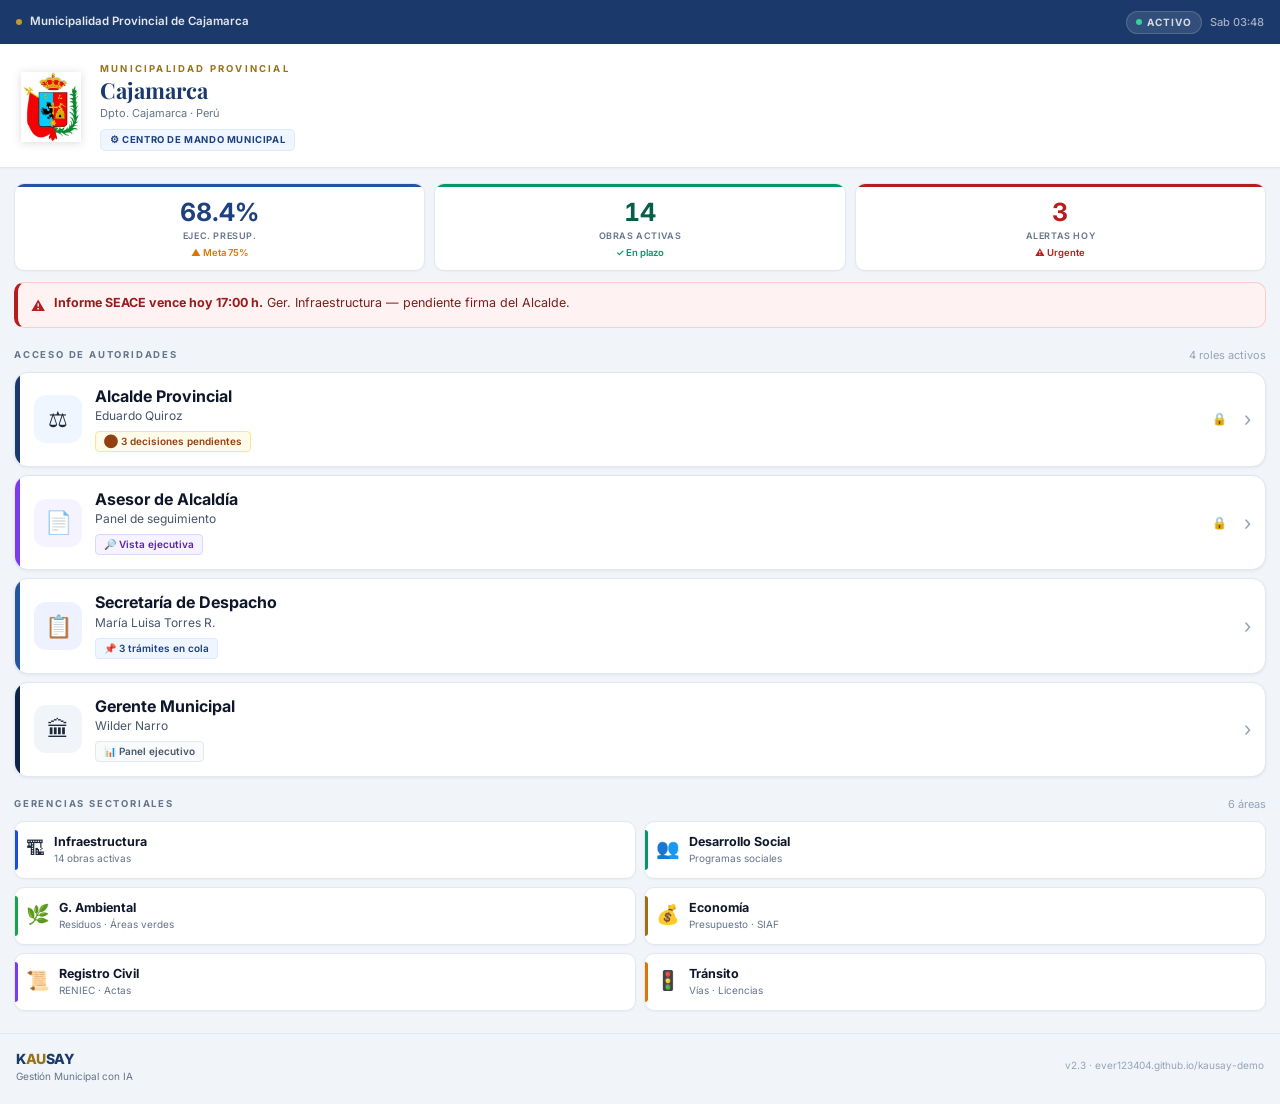
<file: index.html>
<!DOCTYPE html>
<html lang="es">
<head>
  <meta charset="UTF-8">
  <!-- Iconos y PWA — MPC Cajamarca -->
  <link rel="manifest" href="manifest.json">
  <link rel="icon" type="image/png" sizes="32x32" href="[data-uri]">
  <link rel="apple-touch-icon" sizes="180x180" href="[data-uri]">
  <meta name="mobile-web-app-capable" content="yes">
  <meta name="apple-mobile-web-app-capable" content="yes">
  <meta name="apple-mobile-web-app-title" content="MPC">
  <meta name="apple-mobile-web-app-status-bar-style" content="default">
  <meta name="application-name" content="MPC Centro de Mando">
  <meta name="viewport" content="width=device-width, initial-scale=1.0, maximum-scale=1.0, user-scalable=no">
  <meta name="theme-color" content="#1B3A6B">
  <title>Cajamarca &middot; Centro de Mando</title>
  <link rel="preconnect" href="https://fonts.googleapis.com">
  <link rel="preconnect" href="https://fonts.gstatic.com" crossorigin>
  <link href="https://fonts.googleapis.com/css2?family=Inter:wght@400;500;600;700&family=Playfair+Display:wght@600;700&display=swap" rel="stylesheet">
  <style>
    :root {
      --az900:#0D2347;--az800:#1B3A6B;--az700:#1E4080;--az600:#2456A0;
      --az100:#DBEAFE;--az50:#EFF6FF;
      --gold:#9A7216;
      --red:#B91C1C;--redbg:#FEF2F2;--redbrd:#FECACA;
      --grn:#065F46;
      --bg:#F1F5F9;--white:#FFFFFF;--lite:#F8FAFC;
      --t1:#0F172A;--t2:#1E293B;--t3:#475569;--t4:#64748B;--t5:#94A3B8;
      --brd:#E2E8F0;--brdmd:#CBD5E1;
      --font:'Inter',-apple-system,BlinkMacSystemFont,sans-serif;
      --serif:'Playfair Display',Georgia,serif;
    }
    *,*::before,*::after{box-sizing:border-box;margin:0;padding:0}
    html{-webkit-text-size-adjust:100%}
    body{min-height:100dvh;background:var(--bg);color:var(--t2);font-family:var(--font);font-size:15px;line-height:1.5;-webkit-tap-highlight-color:transparent;overflow-x:hidden}
    .topbar{background:var(--az800);height:44px;display:flex;align-items:center;justify-content:space-between;padding:0 16px;position:sticky;top:0;z-index:80}
    .tb-l{display:flex;align-items:center;gap:8px;min-width:0}
    .tb-pip{width:6px;height:6px;border-radius:50%;background:#C4992A;flex-shrink:0}
    .tb-lbl{font-size:11.5px;font-weight:600;color:rgba(255,255,255,.88);white-space:nowrap;overflow:hidden;text-overflow:ellipsis}
    .tb-r{display:flex;align-items:center;gap:8px;flex-shrink:0}
    .live{display:flex;align-items:center;gap:5px;background:rgba(255,255,255,.10);border:1px solid rgba(255,255,255,.16);border-radius:20px;padding:3px 9px}
    .ldot{width:6px;height:6px;border-radius:50%;background:#34D399;animation:blink 2.5s ease-in-out infinite}
    @keyframes blink{0%,100%{opacity:1}55%{opacity:.3}}
    .ltxt{font-size:10px;font-weight:700;letter-spacing:1px;text-transform:uppercase;color:rgba(255,255,255,.80)}
    .clk{font-size:11px;font-weight:500;color:rgba(255,255,255,.60);font-variant-numeric:tabular-nums}
    .inst{background:var(--white);border-bottom:1px solid var(--brd);padding:18px 16px 16px;display:flex;align-items:center;gap:14px;box-shadow:0 1px 2px rgba(15,23,42,.04)}
    .logo{width:70px;height:70px;object-fit:contain;flex-shrink:0;filter:drop-shadow(0 1px 4px rgba(0,0,0,.14))}
    .kicker{font-size:9.5px;font-weight:700;letter-spacing:2.2px;text-transform:uppercase;color:var(--gold);margin-bottom:2px}
    .main-title{font-family:var(--serif);font-size:22px;font-weight:700;color:var(--az800);line-height:1.1}
    .dept{font-size:11px;color:var(--t4);margin-top:3px}
    .sys-chip{display:inline-flex;align-items:center;background:var(--az50);border:1px solid var(--az100);border-radius:5px;padding:3px 9px;margin-top:7px}
    .sys-txt{font-size:9.5px;font-weight:700;color:var(--az700);letter-spacing:.6px;text-transform:uppercase}
    .kpi-row{display:grid;grid-template-columns:repeat(3,1fr);gap:9px;padding:15px 14px 0}
    .kpi{background:var(--white);border:1px solid var(--brd);border-radius:10px;padding:12px 8px 10px;text-align:center;box-shadow:0 1px 2px rgba(15,23,42,.04);position:relative;overflow:hidden}
    .kbar{position:absolute;top:0;left:0;right:0;height:3px;border-radius:2px 2px 0 0}
    .k-blue .kbar{background:var(--az600)}.k-grn .kbar{background:#059669}.k-red .kbar{background:var(--red)}
    .knum{font-size:25px;font-weight:700;line-height:1;margin-top:4px;font-variant-numeric:tabular-nums}
    .k-blue .knum{color:var(--az700)}.k-grn .knum{color:var(--grn)}.k-red .knum{color:var(--red)}
    .klbl{font-size:9px;font-weight:600;text-transform:uppercase;letter-spacing:.6px;color:var(--t4);margin-top:5px;line-height:1.3}
    .khint{font-size:9.5px;font-weight:600;margin-top:4px}
    .h-warn{color:#D97706}.h-ok{color:#059669}.h-alert{color:var(--red)}
    .alert-strip{margin:11px 14px 0;background:var(--redbg);border:1px solid var(--redbrd);border-left:4px solid var(--red);border-radius:10px;padding:11px 13px;display:flex;align-items:flex-start;gap:9px}
    .a-ico{font-size:14px;color:var(--red);flex-shrink:0;margin-top:1px}
    .a-txt{font-size:12.5px;color:#7F1D1D;line-height:1.5}
    .a-txt strong{font-weight:700;color:#991B1B}
    .shdr{display:flex;align-items:center;justify-content:space-between;padding:19px 14px 8px}
    .shdr-t{font-size:9.5px;font-weight:700;letter-spacing:1.8px;text-transform:uppercase;color:var(--t4)}
    .shdr-c{font-size:11px;color:var(--t5)}
    .roles{display:flex;flex-direction:column;gap:8px;padding:0 14px}
    .rc{background:var(--white);border:1px solid var(--brd);border-radius:14px;overflow:hidden;display:flex;box-shadow:0 1px 3px rgba(15,23,42,.07);cursor:pointer;transition:transform .13s;-webkit-user-select:none;user-select:none}
    .rc:active{transform:scale(.979)}
    .stripe{width:5px;flex-shrink:0}
    .s1{background:#1B3A6B}.s2{background:#7C3AED}.s3{background:#2456A0}.s4{background:#0D2347}
    .rcb{flex:1;display:flex;align-items:center;gap:13px;padding:14px}
    .rico{width:48px;height:48px;border-radius:12px;flex-shrink:0;display:flex;align-items:center;justify-content:center;font-size:22px}
    .ri1{background:#EFF6FF}.ri2{background:#F5F3FF}.ri3{background:#EEF2FF}.ri4{background:#F1F5F9}
    .rinf{flex:1;min-width:0}
    .rname{font-size:16px;font-weight:700;color:var(--t1);line-height:1.15}
    .rperson{font-size:12px;color:var(--t3);margin-top:2px}
    .rbadge{display:inline-flex;align-items:center;gap:4px;font-size:10px;font-weight:600;padding:2px 8px;border-radius:4px;margin-top:6px}
    .b-org{background:#FFFBEB;color:#92400E;border:1px solid #FDE68A}
    .b-blue{background:#EFF6FF;color:#1E4080;border:1px solid #DBEAFE}
    .b-purple{background:#F5F3FF;color:#5B21B6;border:1px solid #DDD6FE}
    .b-gray{background:#F8FAFC;color:#475569;border:1px solid #E2E8F0}
    .rlock{font-size:12px;color:var(--t5);flex-shrink:0;margin-right:4px}
    .rchev{font-size:20px;color:var(--t5);flex-shrink:0;line-height:1}
    .ggrid{display:grid;grid-template-columns:1fr 1fr;gap:8px;padding:0 14px 22px}
    .gc{background:var(--white);border:1px solid var(--brd);border-radius:10px;padding:12px 11px;display:flex;align-items:center;gap:9px;cursor:pointer;box-shadow:0 1px 2px rgba(15,23,42,.04);position:relative;overflow:hidden;transition:transform .12s;-webkit-user-select:none;user-select:none}
    .gc::before{content:'';position:absolute;left:0;top:8px;bottom:8px;width:3px;border-radius:0 3px 3px 0}
    .gc:active{transform:scale(.975)}
    .gc-i::before{background:#1D4ED8}.gc-s::before{background:#059669}.gc-a::before{background:#16A34A}
    .gc-e::before{background:#9A7216}.gc-r::before{background:#7C3AED}.gc-t::before{background:#D97706}
    .gico{font-size:19px;flex-shrink:0}
    .gname{font-size:12.5px;font-weight:700;color:var(--t1);line-height:1.2}
    .gsub{font-size:10px;color:var(--t4);margin-top:2px}
    .footer{border-top:1px solid var(--brd);padding:14px 16px calc(env(safe-area-inset-bottom,0px) + 20px);display:flex;align-items:center;justify-content:space-between}
    .fk{font-size:14px;font-weight:800;letter-spacing:-.5px;color:var(--az800)}
    .fk em{font-style:normal;color:var(--gold)}
    .ftag{font-size:10px;color:var(--t4)}.fver{font-size:10px;color:var(--t5);text-align:right}
    .mbg{position:fixed;inset:0;background:rgba(15,23,42,.50);backdrop-filter:blur(4px);-webkit-backdrop-filter:blur(4px);display:none;align-items:flex-end;justify-content:center;z-index:200}
    .mbg.open{display:flex}
    .msh{background:var(--white);border-radius:22px 22px 0 0;border-top:1px solid var(--brd);box-shadow:0 -8px 32px rgba(15,23,42,.12);padding:18px 22px calc(env(safe-area-inset-bottom,0px) + 26px);width:100%;max-width:480px;animation:su .28s cubic-bezier(.25,.8,.35,1)}
    @keyframes su{from{transform:translateY(100%)}to{transform:translateY(0)}}
    .m-handle{width:36px;height:4px;border-radius:2px;background:var(--brdmd);margin:0 auto 20px}
    .m-ico{text-align:center;font-size:36px;margin-bottom:5px}
    .m-tit{font-size:19px;font-weight:700;color:var(--t1);text-align:center}
    .m-sub{font-size:13px;color:var(--t4);text-align:center;margin-top:4px}
    .m-inp-wrap{position:relative;margin-top:19px}
    .m-inp{width:100%;background:var(--lite);border:1.5px solid var(--brdmd);border-radius:10px;padding:15px 44px 15px 16px;font-size:15px;font-family:var(--font);color:var(--t2);letter-spacing:2px;outline:none;transition:border-color .18s,background .18s;-webkit-appearance:none}
    .m-inp::placeholder{color:var(--t5);letter-spacing:.5px}
    .m-inp:focus{border-color:var(--az600);background:var(--white)}
    .m-inp.err{border-color:var(--red);background:var(--redbg)}
    .m-eye{position:absolute;right:13px;top:50%;transform:translateY(-50%);font-size:17px;color:var(--t5);background:none;border:none;cursor:pointer;padding:4px;line-height:1}
    .m-err{font-size:12px;color:var(--red);margin-top:6px;padding-left:2px;display:none}
    .m-err.show{display:block}
    .m-ok{width:100%;margin-top:17px;background:var(--az800);color:#fff;border:none;border-radius:10px;padding:15px;font-family:var(--font);font-size:15px;font-weight:700;cursor:pointer}
    .m-ok:active{background:var(--az900)}
    .m-cancel{display:block;width:100%;margin-top:9px;padding:10px;text-align:center;font-size:13.5px;color:var(--t4);cursor:pointer;background:none;border:none;font-family:var(--font)}
    .load{position:fixed;inset:0;background:var(--white);display:flex;flex-direction:column;align-items:center;justify-content:center;gap:13px;z-index:300;opacity:0;pointer-events:none;transition:opacity .22s}
    .load.show{opacity:1;pointer-events:all}
    .spin{width:34px;height:34px;border-radius:50%;border:3px solid var(--brdmd);border-top-color:var(--az700);animation:rot .8s linear infinite}
    @keyframes rot{to{transform:rotate(360deg)}}
  </style>
</head>
<body>

<div class="load" id="ls"><div class="spin"></div><p style="font-size:13px;font-weight:500;color:#64748B">Ingresando...</p></div>

<nav class="topbar">
  <div class="tb-l"><div class="tb-pip"></div><div class="tb-lbl">Municipalidad Provincial de Cajamarca</div></div>
  <div class="tb-r"><div class="live"><div class="ldot"></div><span class="ltxt">Activo</span></div><div class="clk" id="clk"></div></div>
</nav>

<header class="inst">
  <img class="logo" src="[data-uri]" alt="Escudo Cajamarca">
  <div>
    <div class="kicker">Municipalidad Provincial</div>
    <div class="main-title">Cajamarca</div>
    <div class="dept">Dpto. Cajamarca &middot; Per&uacute;</div>
    <div class="sys-chip"><span class="sys-txt">&#9881; Centro de Mando Municipal</span></div>
  </div>
</header>

<div class="kpi-row">
  <div class="kpi k-blue"><div class="kbar"></div><div class="knum">68.4%</div><div class="klbl">Ejec. Presup.</div><div class="khint h-warn">&#9650; Meta 75%</div></div>
  <div class="kpi k-grn"><div class="kbar"></div><div class="knum">14</div><div class="klbl">Obras Activas</div><div class="khint h-ok">&#10003; En plazo</div></div>
  <div class="kpi k-red"><div class="kbar"></div><div class="knum">3</div><div class="klbl">Alertas hoy</div><div class="khint h-alert">&#9888; Urgente</div></div>
</div>

<div class="alert-strip">
  <div class="a-ico">&#9888;</div>
  <div class="a-txt"><strong>Informe SEACE vence hoy 17:00 h.</strong> Ger. Infraestructura &mdash; pendiente firma del Alcalde.</div>
</div>

<div class="shdr"><div class="shdr-t">Acceso de Autoridades</div><div class="shdr-c">4 roles activos</div></div>
<div class="roles">
  <div class="rc" onclick="abrirLogin('alcalde','alcalde2024','alcalde.html')">
    <div class="stripe s1"></div>
    <div class="rcb">
      <div class="rico ri1">&#9878;</div>
      <div class="rinf">
        <div class="rname">Alcalde Provincial</div>
        <div class="rperson">Eduardo Quiroz</div>
        <div class="rbadge b-org">&#11044; 3 decisiones pendientes</div>
      </div>
      <div class="rlock">&#128274;</div>
      <div class="rchev">&#8250;</div>
    </div>
  </div>

  <div class="rc" onclick="abrirLogin('asesor','asesor2024','asesor.html')">
    <div class="stripe s2"></div>
    <div class="rcb">
      <div class="rico ri2">&#128196;</div>
      <div class="rinf">
        <div class="rname">Asesor de Alcald&iacute;a</div>
        <div class="rperson">Panel de seguimiento</div>
        <div class="rbadge b-purple">&#128270; Vista ejecutiva</div>
      </div>
      <div class="rlock">&#128274;</div>
      <div class="rchev">&#8250;</div>
    </div>
  </div>

  <div class="rc" onclick="navegar('secretaria.html','secretaria','Maria L. Torres')">
    <div class="stripe s3"></div>
    <div class="rcb">
      <div class="rico ri3">&#128203;</div>
      <div class="rinf">
        <div class="rname">Secretar&iacute;a de Despacho</div>
        <div class="rperson">Mar&iacute;a Luisa Torres R.</div>
        <div class="rbadge b-blue">&#128204; 3 tr&aacute;mites en cola</div>
      </div>
      <div class="rchev">&#8250;</div>
    </div>
  </div>

  <div class="rc" onclick="abrirLogin('gm','gm2024','gm.html')">
    <div class="stripe s4"></div>
    <div class="rcb">
      <div class="rico ri4">&#127963;</div>
      <div class="rinf">
        <div class="rname">Gerente Municipal</div>
        <div class="rperson">Wilder Narro</div>
        <div class="rbadge b-gray">&#128202; Panel ejecutivo</div>
      </div>
      <div class="rchev">&#8250;</div>
    </div>
  </div>
</div>

<div class="shdr"><div class="shdr-t">Gerencias Sectoriales</div><div class="shdr-c">6 &aacute;reas</div></div>
<div class="ggrid">
  <div class="gc gc-i" onclick="abrirGerencia('infraestructura')"><div class="gico">&#127959;</div><div><div class="gname">Infraestructura</div><div class="gsub">14 obras activas</div></div></div>
  <div class="gc gc-s" onclick="abrirGerencia('desarrollo')"><div class="gico">&#128101;</div><div><div class="gname">Desarrollo Social</div><div class="gsub">Programas sociales</div></div></div>
  <div class="gc gc-a" onclick="abrirGerencia('ambiental')"><div class="gico">&#127807;</div><div><div class="gname">G. Ambiental</div><div class="gsub">Residuos &middot; &Aacute;reas verdes</div></div></div>
  <div class="gc gc-e" onclick="abrirGerencia('economia')"><div class="gico">&#128176;</div><div><div class="gname">Econom&iacute;a</div><div class="gsub">Presupuesto &middot; SIAF</div></div></div>
  <div class="gc gc-r" onclick="abrirGerencia('registro')"><div class="gico">&#128220;</div><div><div class="gname">Registro Civil</div><div class="gsub">RENIEC &middot; Actas</div></div></div>
  <div class="gc gc-t" onclick="abrirGerencia('transito')"><div class="gico">&#128678;</div><div><div class="gname">Tr&aacute;nsito</div><div class="gsub">V&iacute;as &middot; Licencias</div></div></div>
</div>

<footer class="footer">
  <div><div class="fk">K<em>AU</em>SAY</div><div class="ftag">Gesti&oacute;n Municipal con IA</div></div>
  <div class="fver">v2.3 &middot; ever123404.github.io/kausay-demo</div>
</footer>

<div class="mbg" id="mbg">
  <div class="msh">
    <div class="m-handle"></div>
    <div class="m-ico" id="mIco">&#128274;</div>
    <div class="m-tit" id="mTit">Acceso seguro</div>
    <div class="m-sub" id="mSub">Ingresa tu contrasena</div>
    <div class="m-inp-wrap">
      <input class="m-inp" id="mPass" type="password" placeholder="Contrasena" autocomplete="current-password">
      <button class="m-eye" id="mEye">&#128065;</button>
    </div>
    <div class="m-err" id="mErr">Contrasena incorrecta. Intenta de nuevo.</div>
    <button class="m-ok" id="mOk">Ingresar &#8594;</button>
    <button class="m-cancel" id="mCancel">Cancelar</button>
  </div>
</div>

<script>

var MY_ROLE = 'index';

function reloj() {
  var n = new Date();
  var d = ['Dom','Lun','Mar','Mie','Jue','Vie','Sab'][n.getDay()];
  var h = String(n.getHours()).padStart(2,'0');
  var m = String(n.getMinutes()).padStart(2,'0');
  var el = document.getElementById('clk');
  if (el) el.textContent = d + ' ' + h + ':' + m;
}
reloj(); setInterval(reloj, 30000);

function navegar(pg, rol, nombre) {
  try { sessionStorage.setItem('kausay_demo_rol', rol); sessionStorage.setItem('kausay_demo_nombre', nombre||''); } catch(e){}
  document.getElementById('ls').classList.add('show');
  setTimeout(function() { window.location.href = pg; }, 500);
}

var loginCfg = {};
var GCL = { infraestructura:'infra2024', desarrollo:'social2024', ambiental:'amb2024', economia:'eco2024', registro:'rcivil2024', transito:'trans2024' };
var GNM = { infraestructura:'Infraestructura', desarrollo:'Desarrollo Social', ambiental:'G. Ambiental', economia:'Economia', registro:'Registro Civil', transito:'Transito' };
var GIC = { infraestructura:'&#127959;', desarrollo:'&#128101;', ambiental:'&#127807;', economia:'&#128176;', registro:'&#128220;', transito:'&#128678;' };

function abrirLogin(rol, clave, pagina) {
  var nombres = { alcalde:'Eduardo Quiroz', asesor:'Asesor de Alcaldia', gm:'Wilder Narro - GM' };
  var iconos  = { alcalde:'&#9878;', asesor:'&#128196;', gm:'&#127963;' };
  loginCfg = { rol:rol, nombre:nombres[rol], clave:clave, pagina:pagina };
  document.getElementById('mIco').innerHTML = iconos[rol] || '&#128274;';
  document.getElementById('mTit').textContent = nombres[rol];
  document.getElementById('mSub').textContent = 'Ingresa tu contrasena de acceso';
  document.getElementById('mPass').value = '';
  document.getElementById('mErr').classList.remove('show');
  document.getElementById('mPass').classList.remove('err');
  document.getElementById('mbg').classList.add('open');
  setTimeout(function() { document.getElementById('mPass').focus(); }, 340);
}

function abrirGerencia(id) {
  loginCfg = { rol:'gerente', nombre:GNM[id], clave:GCL[id], pagina:'gerente.html', gerencia:id };
  document.getElementById('mIco').innerHTML = GIC[id];
  document.getElementById('mTit').textContent = GNM[id];
  document.getElementById('mSub').textContent = 'Ingresa la contrasena de esta gerencia';
  document.getElementById('mPass').value = '';
  document.getElementById('mErr').classList.remove('show');
  document.getElementById('mPass').classList.remove('err');
  document.getElementById('mbg').classList.add('open');
  setTimeout(function() { document.getElementById('mPass').focus(); }, 340);
}

document.getElementById('mbg').addEventListener('click', function(e){ if(e.target===this) cerrar(); });
document.getElementById('mCancel').addEventListener('click', cerrar);
document.getElementById('mOk').addEventListener('click', verificar);
document.getElementById('mEye').addEventListener('click', function(){
  var i=document.getElementById('mPass'); i.type=i.type==='password'?'text':'password';
});
document.getElementById('mPass').addEventListener('keydown', function(e){ if(e.key==='Enter') verificar(); });
document.getElementById('mPass').addEventListener('input', function(){
  this.classList.remove('err'); document.getElementById('mErr').classList.remove('show');
});

function cerrar() { document.getElementById('mbg').classList.remove('open'); }

function verificar() {
  var v = (document.getElementById('mPass').value||'').trim();
  if (v === loginCfg.clave) {
    try {
      sessionStorage.setItem('kausay_demo_rol', loginCfg.rol);
      sessionStorage.setItem('kausay_demo_nombre', loginCfg.nombre||'');
      if (loginCfg.gerencia) {
        sessionStorage.setItem('kausay_gerencia', loginCfg.gerencia);
        sessionStorage.setItem('kausay_gerencia_nombre', GNM[loginCfg.gerencia]);
      }
    } catch(e){}
    cerrar();
    document.getElementById('ls').classList.add('show');
    setTimeout(function(){ window.location.href = loginCfg.pagina; }, 500);
  } else {
    var i = document.getElementById('mPass');
    i.classList.add('err');
    document.getElementById('mErr').classList.add('show');
    i.value=''; i.focus();
    if(navigator.vibrate) navigator.vibrate([60,30,60]);
  }
}

</script>

<script>
if('serviceWorker' in navigator){
  window.addEventListener('load',function(){
    navigator.serviceWorker.register('/kausay-demo/sw.js')
      .then(function(r){ console.log('SW registrado'); })
      .catch(function(e){ console.log('SW error',e); });
  });
}
</script>
</body>
</html>
</file>
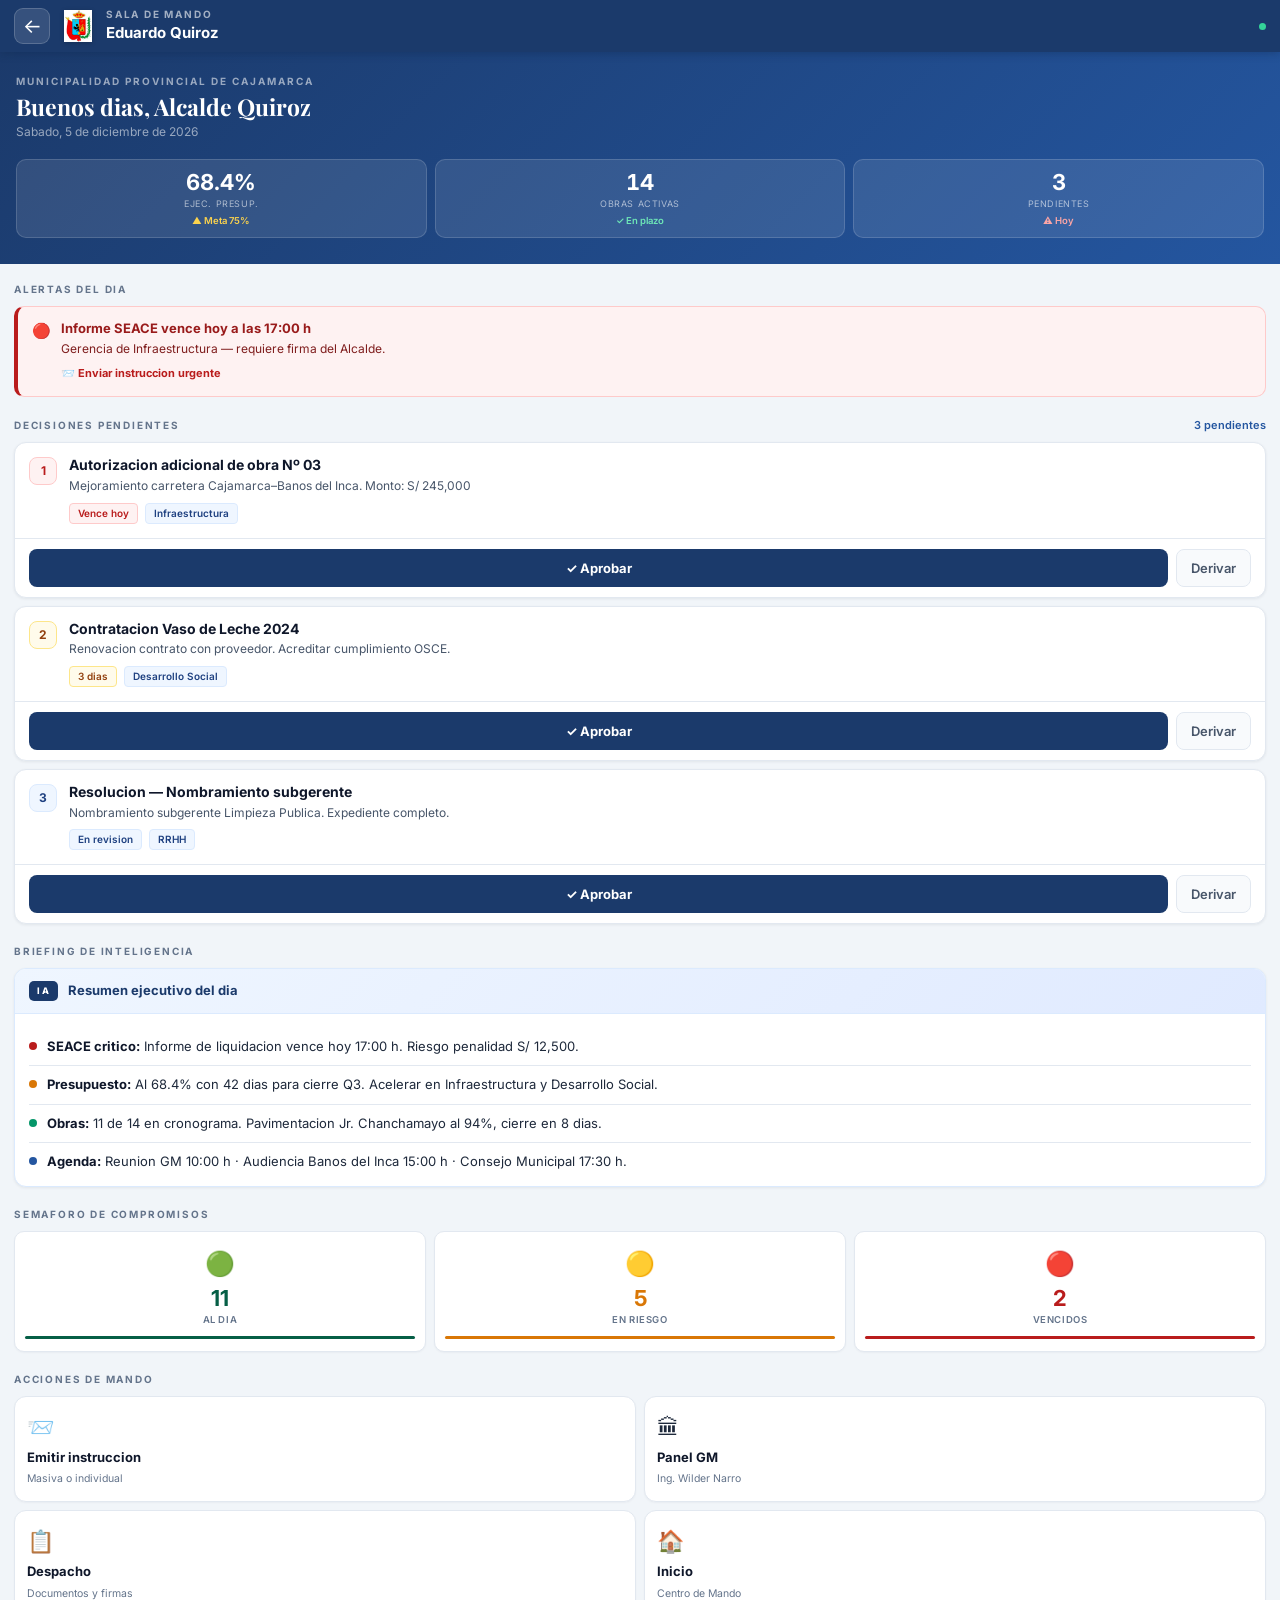
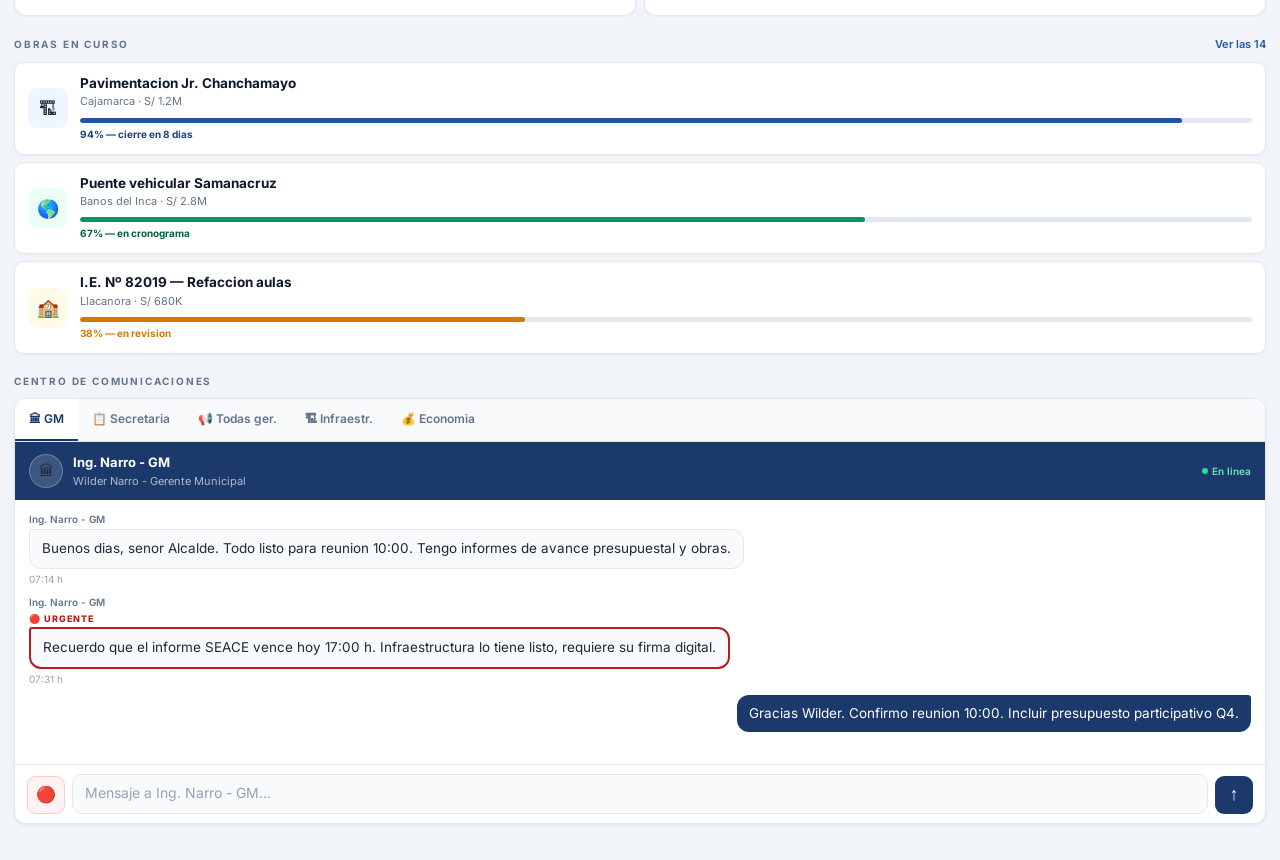
<file: alcalde.html>
<!DOCTYPE html>
<html lang="es">
<head>
  <meta charset="UTF-8">
  <meta name="viewport" content="width=device-width, initial-scale=1.0, maximum-scale=1.0, user-scalable=no">
  <meta name="theme-color" content="#1B3A6B">
  <!-- Favicon e iconos MPC -->
  <link rel="icon" type="image/svg+xml" href="[data-uri]">
  <link rel="apple-touch-icon" href="[data-uri]">
  <meta name="application-name" content="MPC Centro de Mando">
  <meta name="apple-mobile-web-app-title" content="MPC">
  <title>Alcalde &middot; Centro de Mando</title>
  <link rel="preconnect" href="https://fonts.googleapis.com">
  <link rel="preconnect" href="https://fonts.gstatic.com" crossorigin>
  <link href="https://fonts.googleapis.com/css2?family=Inter:wght@400;500;600;700&family=Playfair+Display:wght@600;700&display=swap" rel="stylesheet">
  <style>
    :root {
      --az900:#0D2347;--az800:#1B3A6B;--az700:#1E4080;--az600:#2456A0;
      --az100:#DBEAFE;--az50:#EFF6FF;
      --gold:#9A7216;
      --red:#B91C1C;--redbg:#FEF2F2;--redbrd:#FECACA;
      --amb:#92400E;--ambbg:#FFFBEB;--ambbrd:#FDE68A;
      --grn:#065F46;--grnbg:#ECFDF5;--grnbrd:#6EE7B7;
      --bg:#F1F5F9;--white:#FFFFFF;--lite:#F8FAFC;
      --t1:#0F172A;--t2:#1E293B;--t3:#475569;--t4:#64748B;--t5:#94A3B8;
      --brd:#E2E8F0;--brdmd:#CBD5E1;
      --chat-accent:#1B3A6B;
      --font:'Inter',-apple-system,BlinkMacSystemFont,sans-serif;
      --serif:'Playfair Display',Georgia,serif;
    }
    *,*::before,*::after{box-sizing:border-box;margin:0;padding:0}
    html{-webkit-text-size-adjust:100%}
    body{min-height:100dvh;background:var(--bg);color:var(--t2);
      font-family:var(--font);font-size:15px;line-height:1.5;
      -webkit-tap-highlight-color:transparent;overflow-x:hidden;padding-bottom:36px}
    .topbar{background:var(--az800);height:52px;display:flex;align-items:center;
      gap:12px;padding:0 14px;position:sticky;top:0;z-index:80;
      box-shadow:0 2px 8px rgba(13,35,71,.3)}
    .back-btn{width:36px;height:36px;border-radius:9px;
      background:rgba(255,255,255,.12);border:1px solid rgba(255,255,255,.18);
      display:flex;align-items:center;justify-content:center;
      font-size:20px;color:#fff;cursor:pointer;flex-shrink:0;
      -webkit-user-select:none;user-select:none}
    .back-btn:active{background:rgba(255,255,255,.22)}
    .tb-logo{width:32px;height:32px;object-fit:contain;flex-shrink:0;filter:drop-shadow(0 1px 2px rgba(0,0,0,.2))}
    .tb-info{flex:1;min-width:0}
    .tb-role{font-size:10px;font-weight:700;letter-spacing:1.8px;text-transform:uppercase;color:rgba(255,255,255,.60)}
    .tb-name{font-size:15px;font-weight:700;color:#fff;white-space:nowrap;overflow:hidden;text-overflow:ellipsis}
    .ldot{width:7px;height:7px;border-radius:50%;background:#34D399;animation:blink 2.5s ease-in-out infinite;flex-shrink:0}
    @keyframes blink{0%,100%{opacity:1}55%{opacity:.3}}
    .hero{background:linear-gradient(135deg,#1B3A6B 0%,#2456A0 100%);padding:22px 16px 26px}
    .hero-tag{font-size:10px;font-weight:700;letter-spacing:2px;text-transform:uppercase;color:rgba(255,255,255,.55);margin-bottom:5px}
    .hero-title{font-family:var(--serif);font-size:23px;font-weight:700;color:#fff;line-height:1.15;margin-bottom:3px}
    .hero-date{font-size:12px;color:rgba(255,255,255,.55);margin-bottom:18px}
    .hero-kpis{display:grid;grid-template-columns:repeat(3,1fr);gap:8px}
    .hkpi{background:rgba(255,255,255,.10);border:1px solid rgba(255,255,255,.15);border-radius:10px;padding:11px 8px 9px;text-align:center}
    .hk-val{font-size:22px;font-weight:700;color:#fff;line-height:1;font-variant-numeric:tabular-nums}
    .hk-lbl{font-size:9px;color:rgba(255,255,255,.60);text-transform:uppercase;letter-spacing:.6px;margin-top:4px}
    .hk-trend{font-size:9.5px;font-weight:600;margin-top:3px}
    .tr-warn{color:#FCD34D}.tr-ok{color:#6EE7B7}.tr-red{color:#FCA5A5}
    .content{padding:0 14px}
    .shdr{display:flex;align-items:center;justify-content:space-between;padding:20px 0 9px}
    .shdr-t{font-size:10px;font-weight:700;letter-spacing:1.8px;text-transform:uppercase;color:var(--t4)}
    .shdr-a{font-size:11px;font-weight:600;color:var(--az600);cursor:pointer}
    .alerta{background:var(--redbg);border:1px solid var(--redbrd);border-left:4px solid var(--red);border-radius:10px;padding:12px 14px;display:flex;align-items:flex-start;gap:10px}
    .a-ico{font-size:15px;color:var(--red);flex-shrink:0;margin-top:1px}
    .a-body{flex:1;min-width:0}
    .a-title{font-size:13px;font-weight:700;color:#991B1B}
    .a-sub{font-size:12px;color:#7F1D1D;margin-top:2px;line-height:1.4}
    .a-link{display:inline-block;margin-top:8px;font-size:11px;font-weight:700;color:var(--red);cursor:pointer}
    .dec-list{display:flex;flex-direction:column;gap:8px}
    .dec-card{background:var(--white);border:1px solid var(--brd);border-radius:12px;box-shadow:0 1px 3px rgba(15,23,42,.07);overflow:hidden;transition:opacity .3s,transform .3s}
    .dec-inner{padding:14px;display:flex;gap:12px;align-items:flex-start}
    .dec-num{width:28px;height:28px;border-radius:8px;flex-shrink:0;display:flex;align-items:center;justify-content:center;font-size:12px;font-weight:700}
    .dn-r{background:var(--redbg);color:var(--red);border:1px solid var(--redbrd)}
    .dn-a{background:var(--ambbg);color:var(--amb);border:1px solid var(--ambbrd)}
    .dn-b{background:var(--az50);color:var(--az700);border:1px solid var(--az100)}
    .dec-body{flex:1;min-width:0}
    .dec-tit{font-size:14px;font-weight:700;color:var(--t1);line-height:1.2}
    .dec-desc{font-size:12px;color:var(--t3);margin-top:3px;line-height:1.45}
    .dec-tags{display:flex;gap:7px;flex-wrap:wrap;margin-top:8px}
    .dtag{font-size:10px;font-weight:600;padding:2px 8px;border-radius:4px}
    .dt-r{background:var(--redbg);color:var(--red);border:1px solid var(--redbrd)}
    .dt-a{background:var(--ambbg);color:var(--amb);border:1px solid var(--ambbrd)}
    .dt-b{background:var(--az50);color:var(--az700);border:1px solid var(--az100)}
    .dec-btns{border-top:1px solid var(--brd);padding:10px 14px;display:flex;gap:8px}
    .btn-ok{flex:1;padding:10px;border-radius:8px;border:none;background:var(--az800);color:#fff;font-family:var(--font);font-size:13px;font-weight:700;cursor:pointer;-webkit-user-select:none;user-select:none}
    .btn-ok:active{background:var(--az900)}
    .btn-sec{padding:10px 14px;border-radius:8px;background:var(--lite);border:1px solid var(--brd);color:var(--t3);font-family:var(--font);font-size:13px;font-weight:600;cursor:pointer;-webkit-user-select:none;user-select:none}
    .btn-sec:active{background:var(--brd)}
    .briefing{background:var(--white);border:1px solid var(--az100);border-radius:12px;box-shadow:0 1px 3px rgba(15,23,42,.07);overflow:hidden}
    .bf-hdr{background:linear-gradient(135deg,var(--az50),#E0EAFF);padding:12px 14px;display:flex;align-items:center;gap:10px;border-bottom:1px solid var(--az100)}
    .ai-tag{background:var(--az800);color:#fff;font-size:9px;font-weight:800;letter-spacing:1.5px;text-transform:uppercase;padding:3px 8px;border-radius:5px}
    .bf-title{font-size:13px;font-weight:700;color:var(--az800)}
    .bf-body{padding:14px;display:flex;flex-direction:column}
    .bf-item{display:flex;gap:10px;padding:9px 0;border-bottom:1px solid var(--brd)}
    .bf-item:last-child{border-bottom:none;padding-bottom:0}
    .bd{width:8px;height:8px;border-radius:50%;flex-shrink:0;margin-top:5px}
    .bd-r{background:var(--red)}.bd-a{background:#D97706}.bd-g{background:#059669}.bd-b{background:#2456A0}
    .bf-txt{font-size:13px;color:var(--t2);line-height:1.5}
    .bf-txt strong{font-weight:700;color:var(--t1)}
    .sem-grid{display:grid;grid-template-columns:repeat(3,1fr);gap:8px}
    .sem-card{background:var(--white);border:1px solid var(--brd);border-radius:10px;padding:14px 10px 12px;text-align:center;box-shadow:0 1px 2px rgba(15,23,42,.04)}
    .sem-ico{font-size:24px;margin-bottom:5px}
    .sem-num{font-size:22px;font-weight:700;line-height:1}
    .sg .sem-num{color:var(--grn)}.sa .sem-num{color:#D97706}.sr .sem-num{color:var(--red)}
    .sem-lbl{font-size:9.5px;color:var(--t4);font-weight:600;text-transform:uppercase;letter-spacing:.6px;margin-top:4px}
    .sem-bar{height:3px;border-radius:2px;margin-top:9px}
    .sg .sem-bar{background:var(--grn)}.sa .sem-bar{background:#D97706}.sr .sem-bar{background:var(--red)}
    .acc-grid{display:grid;grid-template-columns:1fr 1fr;gap:8px}
    .acc-card{background:var(--white);border:1px solid var(--brd);border-radius:12px;padding:14px 12px;cursor:pointer;box-shadow:0 1px 2px rgba(15,23,42,.04);display:flex;flex-direction:column;gap:6px;-webkit-user-select:none;user-select:none;transition:transform .12s}
    .acc-card:active{transform:scale(.97)}
    .acc-ico{font-size:22px}.acc-label{font-size:13px;font-weight:700;color:var(--t1);line-height:1.2}.acc-sub{font-size:10.5px;color:var(--t4)}
    .obra-list{display:flex;flex-direction:column;gap:7px}
    .obra-card{background:var(--white);border:1px solid var(--brd);border-radius:10px;padding:12px 13px;box-shadow:0 1px 2px rgba(15,23,42,.04);display:flex;gap:12px;align-items:center}
    .obra-ico{width:40px;height:40px;border-radius:10px;flex-shrink:0;display:flex;align-items:center;justify-content:center;font-size:18px}
    .oi-b{background:var(--az50)}.oi-g{background:var(--grnbg)}.oi-a{background:var(--ambbg)}
    .obra-info{flex:1;min-width:0}
    .obra-name{font-size:13.5px;font-weight:700;color:var(--t1);line-height:1.2}
    .obra-loc{font-size:11px;color:var(--t4);margin-top:2px}
    .obra-bar-bg{height:5px;background:var(--brd);border-radius:3px;overflow:hidden;margin-top:8px}
    .obra-bar-fill{height:100%;border-radius:3px}
    .of-b{background:var(--az600)}.of-g{background:#059669}.of-a{background:#D97706}
    .obra-pct{font-size:10px;font-weight:700;margin-top:4px}
    .op-b{color:var(--az700)}.op-g{color:var(--grn)}.op-a{color:#D97706}
    /* MODAL */
    .mbg{position:fixed;inset:0;background:rgba(15,23,42,.50);backdrop-filter:blur(4px);-webkit-backdrop-filter:blur(4px);display:none;align-items:flex-end;justify-content:center;z-index:200}
    .mbg.open{display:flex}
    .msh{background:var(--white);border-radius:22px 22px 0 0;border-top:1px solid var(--brd);box-shadow:0 -8px 32px rgba(15,23,42,.12);padding:18px 20px calc(env(safe-area-inset-bottom,0px) + 26px);width:100%;max-width:480px;animation:su .28s cubic-bezier(.25,.8,.35,1);max-height:88dvh;overflow-y:auto}
    @keyframes su{from{transform:translateY(100%)}to{transform:translateY(0)}}
    .m-handle{width:36px;height:4px;border-radius:2px;background:var(--brdmd);margin:0 auto 18px}
    .m-title{font-size:18px;font-weight:700;color:var(--t1);margin-bottom:4px}
    .m-sub{font-size:13px;color:var(--t4);margin-bottom:14px}
    .m-area{width:100%;background:var(--lite);border:1.5px solid var(--brdmd);border-radius:10px;padding:13px;font-family:var(--font);font-size:14px;color:var(--t2);outline:none;resize:none;height:110px;transition:border-color .18s;-webkit-appearance:none}
    .m-area:focus{border-color:var(--az600)}
    .dest-lbl{font-size:11px;font-weight:700;color:var(--t3);margin:14px 0 8px;text-transform:uppercase;letter-spacing:.8px}
    .dest-opts{display:flex;gap:6px;flex-wrap:wrap}
    .dchip{padding:6px 12px;border-radius:20px;font-size:12px;font-weight:600;border:1.5px solid var(--brd);color:var(--t3);cursor:pointer;transition:all .15s;-webkit-user-select:none;user-select:none}
    .dchip.sel{background:var(--az800);color:#fff;border-color:var(--az800)}
    .m-send{width:100%;margin-top:14px;background:var(--az800);color:#fff;border:none;border-radius:10px;padding:15px;font-family:var(--font);font-size:15px;font-weight:700;cursor:pointer}
    .m-send:active{background:var(--az900)}
    .m-cancel{display:block;width:100%;margin-top:9px;padding:10px;text-align:center;font-size:13.5px;color:var(--t4);cursor:pointer;background:none;border:none;font-family:var(--font)}
    .toast{position:fixed;bottom:32px;left:50%;transform:translateX(-50%) translateY(80px);background:var(--t1);color:#fff;font-size:13px;font-weight:600;padding:11px 20px;border-radius:30px;box-shadow:0 4px 20px rgba(0,0,0,.25);transition:transform .3s cubic-bezier(.25,.8,.35,1),opacity .3s;opacity:0;z-index:500;pointer-events:none}
    .toast.show{transform:translateX(-50%) translateY(0);opacity:1}
    .load{position:fixed;inset:0;background:var(--white);display:flex;flex-direction:column;align-items:center;justify-content:center;gap:13px;z-index:300;opacity:0;pointer-events:none;transition:opacity .22s}
    .load.show{opacity:1;pointer-events:all}
    .spin{width:34px;height:34px;border-radius:50%;border:3px solid var(--brdmd);border-top-color:var(--az700);animation:rot .8s linear infinite}
    @keyframes rot{to{transform:rotate(360deg)}}

    /* ══ CHAT ENGINE v2 ══════════════════════════════ */
    .chat-box{background:var(--white);border:1px solid var(--brd);
      border-radius:12px;overflow:hidden;box-shadow:0 1px 3px rgba(15,23,42,.07)}
    .chat-tabs{display:flex;border-bottom:1px solid var(--brd);
      background:var(--lite);overflow-x:auto;scrollbar-width:none}
    .chat-tabs::-webkit-scrollbar{display:none}
    .ctab{flex:0 0 auto;padding:11px 14px;font-size:12px;font-weight:600;
      color:var(--t4);cursor:pointer;white-space:nowrap;
      border-bottom:2px solid transparent;transition:color .15s,border-color .15s;
      -webkit-user-select:none;user-select:none;display:flex;align-items:center;gap:5px}
    .ctab.active{color:var(--chat-accent,#1B3A6B);border-bottom-color:var(--chat-accent,#1B3A6B);background:var(--white)}
    .chat-panel{display:none;flex-direction:column}
    .chat-panel.active{display:flex}
    .cpanel-hdr{padding:11px 14px;display:flex;align-items:center;gap:10px;
      background:var(--chat-accent,#1B3A6B)}
    .cpanel-av{width:34px;height:34px;border-radius:50%;
      background:rgba(255,255,255,.15);border:1.5px solid rgba(255,255,255,.25);
      display:flex;align-items:center;justify-content:center;font-size:15px;flex-shrink:0}
    .cpanel-name{font-size:13px;font-weight:700;color:#fff}
    .cpanel-role{font-size:11px;color:rgba(255,255,255,.65)}
    .cpanel-online{margin-left:auto;font-size:10px;font-weight:600;
      color:#6EE7B7;display:flex;align-items:center;gap:4px}
    .cpanel-dot{width:6px;height:6px;border-radius:50%;background:#34D399}
    /* Mensajes */
    .chat-msgs{padding:12px 14px;display:flex;flex-direction:column;gap:8px;
      max-height:280px;overflow-y:auto;scroll-behavior:smooth}
    .msg-wrap{display:flex;flex-direction:column;max-width:84%;
      -webkit-user-select:none;user-select:none;position:relative}
    .msg-wrap.recv{align-self:flex-start}
    .msg-wrap.sent{align-self:flex-end;align-items:flex-end}
    .msg-who{font-size:10px;font-weight:600;color:var(--t4);margin-bottom:2px}
    /* Reply quote */
    .msg-quote{background:rgba(0,0,0,.06);border-left:3px solid var(--chat-accent,#1B3A6B);
      border-radius:4px;padding:4px 8px;margin-bottom:4px;
      font-size:11px;color:var(--t3);line-height:1.3}
    .msg-wrap.sent .msg-quote{background:rgba(255,255,255,.15);border-left-color:rgba(255,255,255,.6);color:rgba(255,255,255,.8)}
    /* Burbuja */
    .msg-bub{padding:9px 12px;border-radius:12px;font-size:13.5px;
      line-height:1.45;color:var(--t2);position:relative;word-break:break-word}
    .msg-wrap.recv .msg-bub{background:var(--lite);border:1px solid var(--brd);
      border-radius:3px 12px 12px 12px}
    .msg-wrap.sent .msg-bub{background:var(--chat-accent,#1B3A6B);color:#fff;
      border-radius:12px 3px 12px 12px}
    /* Urgente */
    .msg-wrap.urgent .msg-bub{border:2px solid var(--red)!important}
    .msg-wrap.urgent.sent .msg-bub{background:var(--red)!important}
    .urgent-badge{font-size:9px;font-weight:800;letter-spacing:1px;
      color:var(--red);text-transform:uppercase;margin-bottom:2px}
    .msg-wrap.sent .urgent-badge{color:#FCA5A5}
    /* Footer del mensaje */
    .msg-foot{display:flex;align-items:center;gap:5px;margin-top:3px}
    .msg-time{font-size:10px;color:var(--t5)}
    .msg-wrap.sent .msg-time{color:rgba(255,255,255,.55)}
    .msg-receipt{font-size:11px;color:var(--t5)}
    .msg-wrap.sent .msg-receipt{color:rgba(255,255,255,.65)}
    .msg-receipt.read{color:#34D399}
    /* Menú contextual */
    .ctx-menu{position:fixed;z-index:400;background:var(--white);
      border:1px solid var(--brd);border-radius:12px;
      box-shadow:0 8px 24px rgba(15,23,42,.14);
      overflow:hidden;min-width:160px;
      animation:ctxIn .15s cubic-bezier(.25,.8,.35,1)}
    @keyframes ctxIn{from{opacity:0;transform:scale(.92)}to{opacity:1;transform:none}}
    .ctx-item{padding:12px 16px;font-size:13px;font-weight:600;color:var(--t2);
      cursor:pointer;display:flex;align-items:center;gap:10px;
      transition:background .12s;-webkit-user-select:none;user-select:none}
    .ctx-item:hover{background:var(--lite)}
    .ctx-item.danger{color:var(--red)}
    .ctx-item.danger:hover{background:var(--redbg)}
    .ctx-overlay{position:fixed;inset:0;z-index:399}
    /* Reply preview bar */
    .reply-bar{background:var(--az50);border-top:1px solid var(--az100);
      padding:8px 14px;display:none;align-items:center;gap:8px}
    .reply-bar.show{display:flex}
    .reply-bar-txt{flex:1;font-size:12px;color:var(--az700);
      white-space:nowrap;overflow:hidden;text-overflow:ellipsis}
    .reply-bar-close{font-size:16px;color:var(--t4);cursor:pointer;
      background:none;border:none;padding:2px;flex-shrink:0}
    /* Input row */
    .chat-inp-row{border-top:1px solid var(--brd);padding:9px 12px;
      display:flex;gap:7px;align-items:flex-end;flex-wrap:wrap}
    .chat-inp{flex:1;background:var(--lite);border:1.5px solid var(--brd);
      border-radius:10px;padding:9px 12px;font-family:var(--font);font-size:14px;
      color:var(--t2);outline:none;resize:none;max-height:80px;min-height:40px;
      transition:border-color .18s;-webkit-appearance:none}
    .chat-inp::placeholder{color:var(--t5)}
    .chat-inp:focus{border-color:var(--chat-accent,#1B3A6B)}
    .chat-send{width:38px;height:38px;border-radius:9px;border:none;color:#fff;
      font-size:18px;cursor:pointer;flex-shrink:0;
      display:flex;align-items:center;justify-content:center;
      background:var(--chat-accent,#1B3A6B)}
    .chat-send:active{opacity:.85}
    .chat-urgent-btn{width:38px;height:38px;border-radius:9px;
      background:var(--redbg);border:1px solid var(--redbrd);
      color:var(--red);font-size:16px;cursor:pointer;flex-shrink:0;
      display:flex;align-items:center;justify-content:center;
      -webkit-user-select:none;user-select:none}
    .chat-urgent-btn.on{background:var(--red);color:#fff;border-color:var(--red)}
  </style>
</head>
<body>

<div class="load" id="ls"><div class="spin"></div><p style="font-size:13px;font-weight:500;color:#64748B">Cargando...</p></div>

<nav class="topbar">
  <div class="back-btn" onclick="irA('index.html')">&#8592;</div>
  <img class="tb-logo" src="[data-uri]" alt="Escudo Cajamarca">
  <div class="tb-info"><div class="tb-role">Sala de Mando</div><div class="tb-name">Eduardo Quiroz</div></div>
  <div class="ldot"></div>
</nav>

<section class="hero">
  <div class="hero-tag">Municipalidad Provincial de Cajamarca</div>
  <div class="hero-title" id="greeting">Buenos dias, Alcalde Quiroz</div>
  <div class="hero-date"  id="hdate"></div>
  <div class="hero-kpis">
    <div class="hkpi"><div class="hk-val">68.4%</div><div class="hk-lbl">Ejec. Presup.</div><div class="hk-trend tr-warn">&#9650; Meta 75%</div></div>
    <div class="hkpi"><div class="hk-val">14</div><div class="hk-lbl">Obras Activas</div><div class="hk-trend tr-ok">&#10003; En plazo</div></div>
    <div class="hkpi"><div class="hk-val">3</div><div class="hk-lbl">Pendientes</div><div class="hk-trend tr-red">&#9888; Hoy</div></div>
  </div>
</section>

<div class="content">

<div class="shdr" style="padding-top:18px"><div class="shdr-t">Alertas del dia</div></div>
<div class="alerta"><div class="a-ico">&#128308;</div><div class="a-body"><div class="a-title">Informe SEACE vence hoy a las 17:00 h</div><div class="a-sub">Gerencia de Infraestructura &mdash; requiere firma del Alcalde.</div><div class="a-link" onclick="abrirModal()">&#128232; Enviar instruccion urgente</div></div></div>

<div class="shdr"><div class="shdr-t">Decisiones pendientes</div><div class="shdr-a" id="dec-cnt">3 pendientes</div></div>
<div class="dec-list">
  <div class="dec-card" id="dec1"><div class="dec-inner"><div class="dec-num dn-r">1</div><div class="dec-body"><div class="dec-tit">Autorizacion adicional de obra N&ordm; 03</div><div class="dec-desc">Mejoramiento carretera Cajamarca&ndash;Banos del Inca. Monto: S/ 245,000</div><div class="dec-tags"><span class="dtag dt-r">Vence hoy</span><span class="dtag dt-b">Infraestructura</span></div></div></div><div class="dec-btns"><button class="btn-ok" onclick="aprobar('dec1','Adicional obra N.03')">&#10003; Aprobar</button><button class="btn-sec" onclick="abrirModal()">Derivar</button></div></div>
  <div class="dec-card" id="dec2"><div class="dec-inner"><div class="dec-num dn-a">2</div><div class="dec-body"><div class="dec-tit">Contratacion Vaso de Leche 2024</div><div class="dec-desc">Renovacion contrato con proveedor. Acreditar cumplimiento OSCE.</div><div class="dec-tags"><span class="dtag dt-a">3 dias</span><span class="dtag dt-b">Desarrollo Social</span></div></div></div><div class="dec-btns"><button class="btn-ok" onclick="aprobar('dec2','Contrato Vaso de Leche')">&#10003; Aprobar</button><button class="btn-sec" onclick="abrirModal()">Derivar</button></div></div>
  <div class="dec-card" id="dec3"><div class="dec-inner"><div class="dec-num dn-b">3</div><div class="dec-body"><div class="dec-tit">Resolucion &mdash; Nombramiento subgerente</div><div class="dec-desc">Nombramiento subgerente Limpieza Publica. Expediente completo.</div><div class="dec-tags"><span class="dtag dt-b">En revision</span><span class="dtag dt-b">RRHH</span></div></div></div><div class="dec-btns"><button class="btn-ok" onclick="aprobar('dec3','Nombramiento subgerente')">&#10003; Aprobar</button><button class="btn-sec" onclick="abrirModal()">Derivar</button></div></div>
</div>

<div class="shdr"><div class="shdr-t">Briefing de Inteligencia</div></div>
<div class="briefing"><div class="bf-hdr"><span class="ai-tag">IA</span><span class="bf-title">Resumen ejecutivo del dia</span></div><div class="bf-body"><div class="bf-item"><div class="bd bd-r"></div><div class="bf-txt"><strong>SEACE critico:</strong> Informe de liquidacion vence hoy 17:00 h. Riesgo penalidad S/ 12,500.</div></div><div class="bf-item"><div class="bd bd-a"></div><div class="bf-txt"><strong>Presupuesto:</strong> Al 68.4% con 42 dias para cierre Q3. Acelerar en Infraestructura y Desarrollo Social.</div></div><div class="bf-item"><div class="bd bd-g"></div><div class="bf-txt"><strong>Obras:</strong> 11 de 14 en cronograma. Pavimentacion Jr. Chanchamayo al 94%, cierre en 8 dias.</div></div><div class="bf-item"><div class="bd bd-b"></div><div class="bf-txt"><strong>Agenda:</strong> Reunion GM 10:00 h &middot; Audiencia Banos del Inca 15:00 h &middot; Consejo Municipal 17:30 h.</div></div></div></div>

<div class="shdr"><div class="shdr-t">Semaforo de compromisos</div></div>
<div class="sem-grid"><div class="sem-card sg"><div class="sem-ico">&#128994;</div><div class="sem-num">11</div><div class="sem-lbl">Al dia</div><div class="sem-bar"></div></div><div class="sem-card sa"><div class="sem-ico">&#128993;</div><div class="sem-num">5</div><div class="sem-lbl">En riesgo</div><div class="sem-bar"></div></div><div class="sem-card sr"><div class="sem-ico">&#128308;</div><div class="sem-num">2</div><div class="sem-lbl">Vencidos</div><div class="sem-bar"></div></div></div>

<div class="shdr"><div class="shdr-t">Acciones de mando</div></div>
<div class="acc-grid"><div class="acc-card" onclick="abrirModal()"><div class="acc-ico">&#128232;</div><div class="acc-label">Emitir instruccion</div><div class="acc-sub">Masiva o individual</div></div><div class="acc-card" onclick="irA('gm.html')"><div class="acc-ico">&#127963;</div><div class="acc-label">Panel GM</div><div class="acc-sub">Ing. Wilder Narro</div></div><div class="acc-card" onclick="irA('secretaria.html')"><div class="acc-ico">&#128203;</div><div class="acc-label">Despacho</div><div class="acc-sub">Documentos y firmas</div></div><div class="acc-card" onclick="irA('index.html')"><div class="acc-ico">&#127968;</div><div class="acc-label">Inicio</div><div class="acc-sub">Centro de Mando</div></div></div>

<div class="shdr"><div class="shdr-t">Obras en curso</div><div class="shdr-a">Ver las 14</div></div>
<div class="obra-list"><div class="obra-card"><div class="obra-ico oi-b">&#127959;</div><div class="obra-info"><div class="obra-name">Pavimentacion Jr. Chanchamayo</div><div class="obra-loc">Cajamarca &middot; S/ 1.2M</div><div class="obra-bar-bg"><div class="obra-bar-fill of-b" style="width:94%"></div></div><div class="obra-pct op-b">94% &mdash; cierre en 8 dias</div></div></div><div class="obra-card"><div class="obra-ico oi-g">&#127758;</div><div class="obra-info"><div class="obra-name">Puente vehicular Samanacruz</div><div class="obra-loc">Banos del Inca &middot; S/ 2.8M</div><div class="obra-bar-bg"><div class="obra-bar-fill of-g" style="width:67%"></div></div><div class="obra-pct op-g">67% &mdash; en cronograma</div></div></div><div class="obra-card"><div class="obra-ico oi-a">&#127979;</div><div class="obra-info"><div class="obra-name">I.E. N&ordm; 82019 &mdash; Refaccion aulas</div><div class="obra-loc">Llacanora &middot; S/ 680K</div><div class="obra-bar-bg"><div class="obra-bar-fill of-a" style="width:38%"></div></div><div class="obra-pct op-a">38% &mdash; en revision</div></div></div></div>

<div class="shdr"><div class="shdr-t">Centro de Comunicaciones</div></div>
<div class="chat-box">
  <div class="chat-tabs">
    <div class="ctab active" data-tab="gm">&#127963; GM</div>
    <div class="ctab" data-tab="sec">&#128203; Secretaria</div>
    <div class="ctab" data-tab="ger">&#128226; Todas ger.</div>
    <div class="ctab" data-tab="inf">&#127959; Infraestr.</div>
    <div class="ctab" data-tab="eco">&#128176; Economia</div>
  </div>
  <div id="chatPanels"></div>
</div>

</div>

<div class="mbg" id="mbg"><div class="msh"><div class="m-handle"></div><div class="m-title">&#128232; Emitir instruccion</div><div class="m-sub">Se enviara en tiempo real a los destinatarios seleccionados.</div><textarea class="m-area" id="mText" placeholder="Escribe la instruccion del Alcalde..."></textarea><div class="dest-lbl">Destinatarios</div><div class="dest-opts"><div class="dchip sel">GM &mdash; Wilder Narro</div><div class="dchip">Secretaria</div><div class="dchip">Infraestructura</div><div class="dchip">Economia</div><div class="dchip">Desarrollo Social</div><div class="dchip">G. Ambiental</div><div class="dchip">Registro Civil</div><div class="dchip">Transito</div></div><button class="m-send" id="mSendBtn">Enviar instruccion &#8594;</button><button class="m-cancel" id="mCancelBtn">Cancelar</button></div></div>

<div class="toast" id="toast"></div>

<script>

// ══ CHAT ENGINE v2 ════════════════════════════════════════════════════
// Shared across all dashboards via sessionStorage
// Keys: kausay_chat_{canal} → [{id,from,who,txt,hora,urgent,replyTo}]

var _chatState = {};   // tabId → { replyTo: null|{id,txt} }
var _urgentMode = {};  // tabId → bool
var _ctxMenu = null;

// ── Storage helpers ──────────────────────────────────────────────────
function chatKey(canal) { return 'kausay_chat_' + canal; }

function chatLoad(canal) {
  try {
    var raw = sessionStorage.getItem(chatKey(canal));
    return raw ? JSON.parse(raw) : [];
  } catch(e) { return []; }
}

function chatSave(canal, msgs) {
  try { sessionStorage.setItem(chatKey(canal), JSON.stringify(msgs)); } catch(e) {}
}

function chatAppend(canal, msg) {
  var msgs = chatLoad(canal);
  msgs.push(msg);
  chatSave(canal, msgs);
}

// ── Render un mensaje ────────────────────────────────────────────────
function renderMsg(msg, container, canal) {
  var wrap = document.createElement('div');
  wrap.className = 'msg-wrap ' + msg.from + (msg.urgent ? ' urgent' : '');
  wrap.dataset.id = msg.id;
  wrap.dataset.canal = canal;

  var html = '';
  if (msg.from === 'recv') html += '<div class="msg-who">' + (msg.who||'') + '</div>';
  if (msg.urgent) html += '<div class="urgent-badge">&#128308; URGENTE</div>';
  if (msg.replyTo) {
    html += '<div class="msg-quote">&#8617; ' + msg.replyTo + '</div>';
  }
  html += '<div class="msg-bub">' + escHtml(msg.txt) + '</div>';
  html += '<div class="msg-foot">';
  html += '<span class="msg-time">' + msg.hora + ' h</span>';
  if (msg.from === 'sent') {
    html += '<span class="msg-receipt" id="rcpt-' + msg.id + '">&#10003;</span>';
  }
  html += '</div>';
  wrap.innerHTML = html;

  // Long-press / right-click
  var pressTimer;
  var startX, startY;
  wrap.addEventListener('touchstart', function(e) {
    startX = e.touches[0].clientX; startY = e.touches[0].clientY;
    pressTimer = setTimeout(function() { showCtxMenu(e.touches[0].clientX, e.touches[0].clientY, msg, canal, container); }, 500);
  }, { passive: true });
  wrap.addEventListener('touchmove', function(e) {
    if (Math.abs(e.touches[0].clientX - startX) > 10 || Math.abs(e.touches[0].clientY - startY) > 10) {
      clearTimeout(pressTimer);
    }
  });
  wrap.addEventListener('touchend', function() { clearTimeout(pressTimer); });
  wrap.addEventListener('contextmenu', function(e) {
    e.preventDefault(); showCtxMenu(e.clientX, e.clientY, msg, canal, container);
  });

  container.appendChild(wrap);

  // Read receipt animation (sent only)
  if (msg.from === 'sent' && !msg._skipReceipt) {
    setTimeout(function() {
      var el = document.getElementById('rcpt-' + msg.id);
      if (el) { el.innerHTML = '&#10003;&#10003;'; el.classList.add('read'); }
    }, 1800);
  }
  return wrap;
}

// ── Context menu ─────────────────────────────────────────────────────
function showCtxMenu(x, y, msg, canal, container) {
  closeCtxMenu();
  var overlay = document.createElement('div');
  overlay.className = 'ctx-overlay';
  overlay.addEventListener('click', closeCtxMenu);
  document.body.appendChild(overlay);

  var menu = document.createElement('div');
  menu.className = 'ctx-menu';
  _ctxMenu = menu;

  var items = [
    { ico:'&#128203;', label:'Copiar', action: function() {
        try { navigator.clipboard.writeText(msg.txt); } catch(e){}
        showToast('Mensaje copiado');
      }},
    { ico:'&#8617;', label:'Responder', action: function() {
        setReply(canal, msg);
      }},
    { ico:'&#128308;', label: msg.urgent ? 'Quitar urgente' : 'Marcar urgente', action: function() {
        toggleUrgent(msg.id, canal, container);
      }},
    { ico:'&#128465;', label:'Eliminar', danger: true, action: function() {
        deleteMsg(msg.id, canal, container);
      }}
  ];

  items.forEach(function(item) {
    var d = document.createElement('div');
    d.className = 'ctx-item' + (item.danger ? ' danger' : '');
    d.innerHTML = '<span>' + item.ico + '</span><span>' + item.label + '</span>';
    d.addEventListener('click', function() { closeCtxMenu(); item.action(); });
    menu.appendChild(d);
  });

  // Position menu
  var vw = window.innerWidth, vh = window.innerHeight;
  var mw = 170, mh = items.length * 46;
  var left = Math.min(x, vw - mw - 8);
  var top  = (y + mh > vh) ? y - mh : y;
  menu.style.left = left + 'px';
  menu.style.top  = top + 'px';
  document.body.appendChild(menu);
}

function closeCtxMenu() {
  if (_ctxMenu) { _ctxMenu.remove(); _ctxMenu = null; }
  document.querySelectorAll('.ctx-overlay').forEach(function(el){ el.remove(); });
}

// ── Eliminar mensaje ─────────────────────────────────────────────────
function deleteMsg(id, canal, container) {
  // Remove from DOM
  var wrap = container.querySelector('[data-id="' + id + '"]');
  if (wrap) {
    wrap.style.transition = 'opacity .25s, transform .25s';
    wrap.style.opacity = '0'; wrap.style.transform = 'scale(.9)';
    setTimeout(function(){ wrap.remove(); }, 260);
  }
  // Remove from storage
  var msgs = chatLoad(canal);
  msgs = msgs.filter(function(m){ return m.id !== id; });
  chatSave(canal, msgs);
  showToast('Mensaje eliminado');
}

// ── Urgente ──────────────────────────────────────────────────────────
function toggleUrgent(id, canal, container) {
  var msgs = chatLoad(canal);
  msgs.forEach(function(m){ if(m.id===id) m.urgent = !m.urgent; });
  chatSave(canal, msgs);
  var wrap = container.querySelector('[data-id="' + id + '"]');
  if (wrap) {
    var msg = msgs.find(function(m){ return m.id===id; });
    if (msg) {
      wrap.classList.toggle('urgent', !!msg.urgent);
      // toggle urgente badge
      var existing = wrap.querySelector('.urgent-badge');
      if (msg.urgent && !existing) {
        var badge = document.createElement('div');
        badge.className = 'urgent-badge';
        badge.innerHTML = '&#128308; URGENTE';
        wrap.insertBefore(badge, wrap.querySelector('.msg-bub'));
      } else if (!msg.urgent && existing) {
        existing.remove();
      }
    }
  }
  showToast(msgs.find(function(m){return m.id===id;}) && msgs.find(function(m){return m.id===id;}).urgent ? 'Marcado como urgente' : 'Urgente removido');
}

// ── Reply ────────────────────────────────────────────────────────────
function setReply(canal, msg) {
  if (!_chatState[canal]) _chatState[canal] = {};
  _chatState[canal].replyTo = { id: msg.id, txt: msg.txt.substring(0,60) + (msg.txt.length>60?'…':'') };
  var bar = document.getElementById('reply-bar-' + canal);
  if (bar) {
    bar.querySelector('.reply-bar-txt').textContent = '↩ ' + _chatState[canal].replyTo.txt;
    bar.classList.add('show');
  }
}

function clearReply(canal) {
  if (_chatState[canal]) _chatState[canal].replyTo = null;
  var bar = document.getElementById('reply-bar-' + canal);
  if (bar) bar.classList.remove('show');
}

// ── Enviar mensaje ───────────────────────────────────────────────────
function sendMsg(canal, txt, who, isRecv, autoResp) {
  txt = (txt || '').trim(); if (!txt) return;
  var state = _chatState[canal] || {};
  var msg = {
    id:      'msg_' + Date.now() + '_' + Math.random().toString(36).substr(2,5),
    from:    isRecv ? 'recv' : 'sent',
    who:     who || '',
    txt:     txt,
    hora:    timeNow(),
    urgent:  !isRecv && !!(_urgentMode[canal]),
    replyTo: !isRecv && state.replyTo ? state.replyTo.txt : null
  };
  chatAppend(canal, msg);
  var container = document.getElementById('msgs-' + canal);
  if (container) {
    renderMsg(msg, container, canal);
    container.scrollTop = container.scrollHeight;
  }
  if (!isRecv) {
    clearReply(canal);
    _urgentMode[canal] = false;
    var urgBtn = document.getElementById('urg-btn-' + canal);
    if (urgBtn) urgBtn.classList.remove('on');
    // Cross-dashboard: save last message for other dashboards to pick up
    try {
      sessionStorage.setItem('kausay_last_' + canal, JSON.stringify({ txt: txt, hora: timeNow(), from: MY_ROLE }));
    } catch(e){}
    // Auto response
    if (autoResp) {
      setTimeout(function() {
        sendMsg(canal, autoResp.txt, autoResp.who, true, null);
      }, 1800);
    }
  }
}

// ── Load chat history into container ────────────────────────────────
function loadChat(canal, container) {
  var msgs = chatLoad(canal);
  msgs.forEach(function(m) {
    m._skipReceipt = true; // don't animate on load
    renderMsg(m, container, canal);
  });
  container.scrollTop = container.scrollHeight;
}

// ── Inject incoming cross-dashboard messages ─────────────────────────
function injectIncoming(canal, senderRole, senderName, container) {
  try {
    var key = 'kausay_last_' + canal;
    var raw = sessionStorage.getItem(key);
    if (!raw) return;
    var data = JSON.parse(raw);
    if (!data || data.from === MY_ROLE) return; // don't re-inject own messages
    // Check if already in history
    var msgs = chatLoad(canal);
    var already = msgs.some(function(m){ return m.txt === data.txt && m.hora === data.hora && m.from === 'recv'; });
    if (!already) {
      sendMsg(canal, data.txt, senderName, true, null);
    }
  } catch(e) {}
}

// ── Build a chat panel ───────────────────────────────────────────────
function buildPanel(cfg) {
  // cfg: { canal, tabId, nombre, rol, ico, seedHistory, autoResp }
  var canal = cfg.canal;
  if (!_chatState[canal]) _chatState[canal] = { replyTo: null };
  if (!_urgentMode[canal]) _urgentMode[canal] = false;

  var panel = document.createElement('div');
  panel.className = 'chat-panel' + (cfg.first ? ' active' : '');
  panel.id = 'panel-' + cfg.tabId;

  // Header
  var hdr = '<div class="cpanel-hdr">' +
    '<div class="cpanel-av">' + cfg.ico + '</div>' +
    '<div><div class="cpanel-name">' + cfg.nombre + '</div>' +
    '<div class="cpanel-role">' + cfg.rol + '</div></div>' +
    '<div class="cpanel-online"><div class="cpanel-dot"></div>En linea</div>' +
    '</div>';

  // Reply bar
  var replyBar = '<div class="reply-bar" id="reply-bar-' + canal + '">' +
    '<div class="reply-bar-txt"></div>' +
    '<button class="reply-bar-close" onclick="clearReply(\'' + canal + '\')">&#10005;</button>' +
    '</div>';

  // Messages container
  var msgsDiv = '<div class="chat-msgs" id="msgs-' + canal + '"></div>';

  // Input row
  var inpRow = '<div class="chat-inp-row">' +
    '<button class="chat-urgent-btn" id="urg-btn-' + canal + '" title="Marcar urgente" onclick="toggleUrgentMode(\'' + canal + '\')">&#128308;</button>' +
    '<textarea class="chat-inp" id="inp-' + canal + '" placeholder="Mensaje a ' + cfg.nombre + '..." rows="1"></textarea>' +
    '<button class="chat-send" data-canal="' + canal + '">&#8593;</button>' +
    '</div>';

  panel.innerHTML = hdr + replyBar + msgsDiv + inpRow;
  cfg.container.appendChild(panel);

  // Seed initial history if storage is empty
  var existing = chatLoad(canal);
  if (existing.length === 0 && cfg.seedHistory) {
    cfg.seedHistory.forEach(function(m) { chatAppend(canal, m); });
  }
  // Load from storage
  var mc = panel.querySelector('#msgs-' + canal);
  loadChat(canal, mc);

  // Inject any incoming cross-dashboard message
  injectIncoming(canal, cfg.senderRole, cfg.nombre, mc);

  // Send button
  panel.querySelector('.chat-send').addEventListener('click', function() {
    var inp = document.getElementById('inp-' + canal);
    sendMsg(canal, inp.value, '', false, cfg.autoResp);
    inp.value = '';
  });

  // Enter key
  panel.querySelector('#inp-' + canal).addEventListener('keydown', function(e) {
    if (e.key === 'Enter' && !e.shiftKey) {
      e.preventDefault();
      sendMsg(canal, this.value, '', false, cfg.autoResp);
      this.value = '';
    }
  });
}

function toggleUrgentMode(canal) {
  _urgentMode[canal] = !_urgentMode[canal];
  var btn = document.getElementById('urg-btn-' + canal);
  if (btn) btn.classList.toggle('on', !!_urgentMode[canal]);
  showToast(_urgentMode[canal] ? '&#128308; Modo urgente activado' : 'Modo urgente desactivado');
}

// ── Tab switcher ─────────────────────────────────────────────────────
function initChatTabs(accentColor) {
  if (accentColor) {
    document.documentElement.style.setProperty('--chat-accent', accentColor);
  }
  document.querySelectorAll('.ctab').forEach(function(t) {
    t.addEventListener('click', function() {
      var id = this.dataset.tab;
      document.querySelectorAll('.ctab').forEach(function(x){ x.classList.remove('active'); });
      document.querySelectorAll('.chat-panel').forEach(function(x){ x.classList.remove('active'); });
      this.classList.add('active');
      document.getElementById('panel-' + id).classList.add('active');
    });
  });
}

// ── Helpers ──────────────────────────────────────────────────────────
function timeNow() {
  var n = new Date();
  return String(n.getHours()).padStart(2,'0') + ':' + String(n.getMinutes()).padStart(2,'0');
}
function escHtml(s) {
  return String(s).replace(/&/g,'&amp;').replace(/</g,'&lt;').replace(/>/g,'&gt;');
}
function showToast(msg) {
  var t = document.getElementById('toast');
  if (!t) return;
  t.innerHTML = msg; t.classList.add('show');
  clearTimeout(t._tid);
  t._tid = setTimeout(function(){ t.classList.remove('show'); }, 3000);
}
// ══ END CHAT ENGINE ═══════════════════════════════════════════════════


var MY_ROLE = 'alcalde';

(function() {
  var n = new Date(), h = n.getHours();
  var sal = h<12?'Buenos dias':h<19?'Buenas tardes':'Buenas noches';
  document.getElementById('greeting').textContent = sal + ', Alcalde Quiroz';
  var dias=['Domingo','Lunes','Martes','Miercoles','Jueves','Viernes','Sabado'];
  var meses=['enero','febrero','marzo','abril','mayo','junio','julio','agosto','septiembre','octubre','noviembre','diciembre'];
  document.getElementById('hdate').textContent = dias[n.getDay()] + ', ' + n.getDate() + ' de ' + meses[n.getMonth()] + ' de ' + n.getFullYear();
})();

function irA(pg) {
  document.getElementById('ls').classList.add('show');
  setTimeout(function(){ window.location.href = pg; }, 480);
}

// Decisiones
var pendientes = 3;
function aprobar(id, nombre) {
  var card = document.getElementById(id);
  if (!card) return;
  card.style.opacity='0'; card.style.transform='translateX(40px)';
  setTimeout(function(){ card.remove(); }, 320);
  pendientes--;
  var el = document.getElementById('dec-cnt');
  if (el) el.textContent = pendientes + ' pendientes';
  try {
    var lista = JSON.parse(sessionStorage.getItem('kausay_aprobados')||'[]');
    lista.push({ item:nombre, hora:timeNow() });
    sessionStorage.setItem('kausay_aprobados', JSON.stringify(lista));
  } catch(e){}
  showToast('Aprobado: ' + nombre);
}

// Modal instruccion masiva
function abrirModal() {
  document.getElementById('mbg').classList.add('open');
  setTimeout(function(){ document.getElementById('mText').focus(); }, 340);
}
document.getElementById('mbg').addEventListener('click', function(e){ if(e.target===this) cerrarModal(); });
document.getElementById('mCancelBtn').addEventListener('click', cerrarModal);
document.getElementById('mSendBtn').addEventListener('click', enviarInstruccion);
document.querySelectorAll('.dchip').forEach(function(c){
  c.addEventListener('click', function(){ this.classList.toggle('sel'); });
});
function cerrarModal() { document.getElementById('mbg').classList.remove('open'); }
function enviarInstruccion() {
  var txt = (document.getElementById('mText').value||'').trim();
  if (!txt) { showToast('Escribe la instruccion primero'); return; }
  var dests = [];
  document.querySelectorAll('.dchip.sel').forEach(function(c){ dests.push(c.textContent.trim()); });
  if (!dests.length) { showToast('Selecciona un destinatario'); return; }
  try {
    sessionStorage.setItem('kausay_instruccion', txt);
    sessionStorage.setItem('kausay_instruccion_hora', timeNow());
    sessionStorage.setItem('kausay_instruccion_dest', dests.join(', '));
    // Also send as chat message to GM canal
    sendMsg('alcalde_gm', txt, '', false, null);
  } catch(e){}
  cerrarModal();
  showToast('Instruccion enviada a: ' + dests.join(', '));
}

// Build chats
var chatContainer = document.getElementById('chatPanels');
var seedGm = [
  { id:'sg1', from:'recv', who:'Ing. Narro - GM', txt:'Buenos dias, senor Alcalde. Todo listo para reunion 10:00. Tengo informes de avance presupuestal y obras.', hora:'07:14', urgent:false, replyTo:null },
  { id:'sg2', from:'recv', who:'Ing. Narro - GM', txt:'Recuerdo que el informe SEACE vence hoy 17:00 h. Infraestructura lo tiene listo, requiere su firma digital.', hora:'07:31', urgent:true, replyTo:null },
  { id:'sg3', from:'sent', who:'', txt:'Gracias Wilder. Confirmo reunion 10:00. Incluir presupuesto participativo Q4.', hora:'07:45', urgent:false, replyTo:null }
];
var seedSec = [
  { id:'ss1', from:'recv', who:'Secretaria Torres', txt:'Buenos dias, senor Alcalde. Tiene 3 documentos urgentes para firma. El mas urgente: Resolucion N 245-2024.', hora:'07:05', urgent:false, replyTo:null },
  { id:'ss2', from:'recv', who:'Secretaria Torres', txt:'Audiencia con vecinos de Banos del Inca confirmada a las 15:00 h.', hora:'07:08', urgent:false, replyTo:null }
];
var seedGer = [
  { id:'ge1', from:'recv', who:'Ger. Infraestructura', txt:'Alcalde, avance de obras al dia. Pavimentacion Jr. Chanchamayo al 94%, en cierre.', hora:'06:50', urgent:false, replyTo:null },
  { id:'ge2', from:'recv', who:'Ger. Economia', txt:'Ejecucion presupuestal al 68.4%. Se requiere acelerar compromisos antes del cierre de trimestre.', hora:'06:58', urgent:false, replyTo:null }
];

buildPanel({ canal:'alcalde_gm',  tabId:'gm',  first:true,  nombre:'Ing. Narro - GM', rol:'Wilder Narro - Gerente Municipal', ico:'&#127963;', container:chatContainer, seedHistory:seedGm,  senderRole:'gm',  autoResp:{ who:'Ing. Narro - GM', txt:'Recibido, senor Alcalde. Atenderemos de inmediato.' } });
buildPanel({ canal:'alcalde_sec', tabId:'sec', first:false, nombre:'Secretaria Torres', rol:'Secretaria de Despacho', ico:'&#128203;', container:chatContainer, seedHistory:seedSec, senderRole:'sec', autoResp:{ who:'Secretaria Torres', txt:'Entendido, senor Alcalde. Lo gestiono ahora.' } });
buildPanel({ canal:'alcalde_ger', tabId:'ger', first:false, nombre:'Todas las gerencias', rol:'Canal grupal - 6 gerencias sectoriales', ico:'&#128226;', container:chatContainer, seedHistory:seedGer, senderRole:'gerente', autoResp:{ who:'Gerencias', txt:'Instruccion recibida en todas las gerencias.' } });
buildPanel({ canal:'alcalde_inf', tabId:'inf', first:false, nombre:'Ger. Infraestructura', rol:'Gerencia Sectorial', ico:'&#127959;', container:chatContainer, seedHistory:[{ id:'gi1', from:'recv', who:'Ger. Infraestructura', txt:'Alcalde, el informe SEACE esta completo y listo para su firma.', hora:'07:20', urgent:true, replyTo:null }], senderRole:'gerente', autoResp:{ who:'Ger. Infraestructura', txt:'Recibido, Alcalde. Procedemos de inmediato.' } });
buildPanel({ canal:'alcalde_eco', tabId:'eco', first:false, nombre:'Ger. Economia', rol:'Gerencia Sectorial', ico:'&#128176;', container:chatContainer, seedHistory:[{ id:'ge3', from:'recv', who:'Ger. Economia', txt:'Alcalde, el presupuesto participativo Q4 esta consolidado. Quedo pendiente su aprobacion formal.', hora:'07:35', urgent:false, replyTo:null }], senderRole:'gerente', autoResp:{ who:'Ger. Economia', txt:'Entendido. Actualizamos el reporte.' } });
initChatTabs('#1B3A6B');

</script>
</body>
</html>
</file>
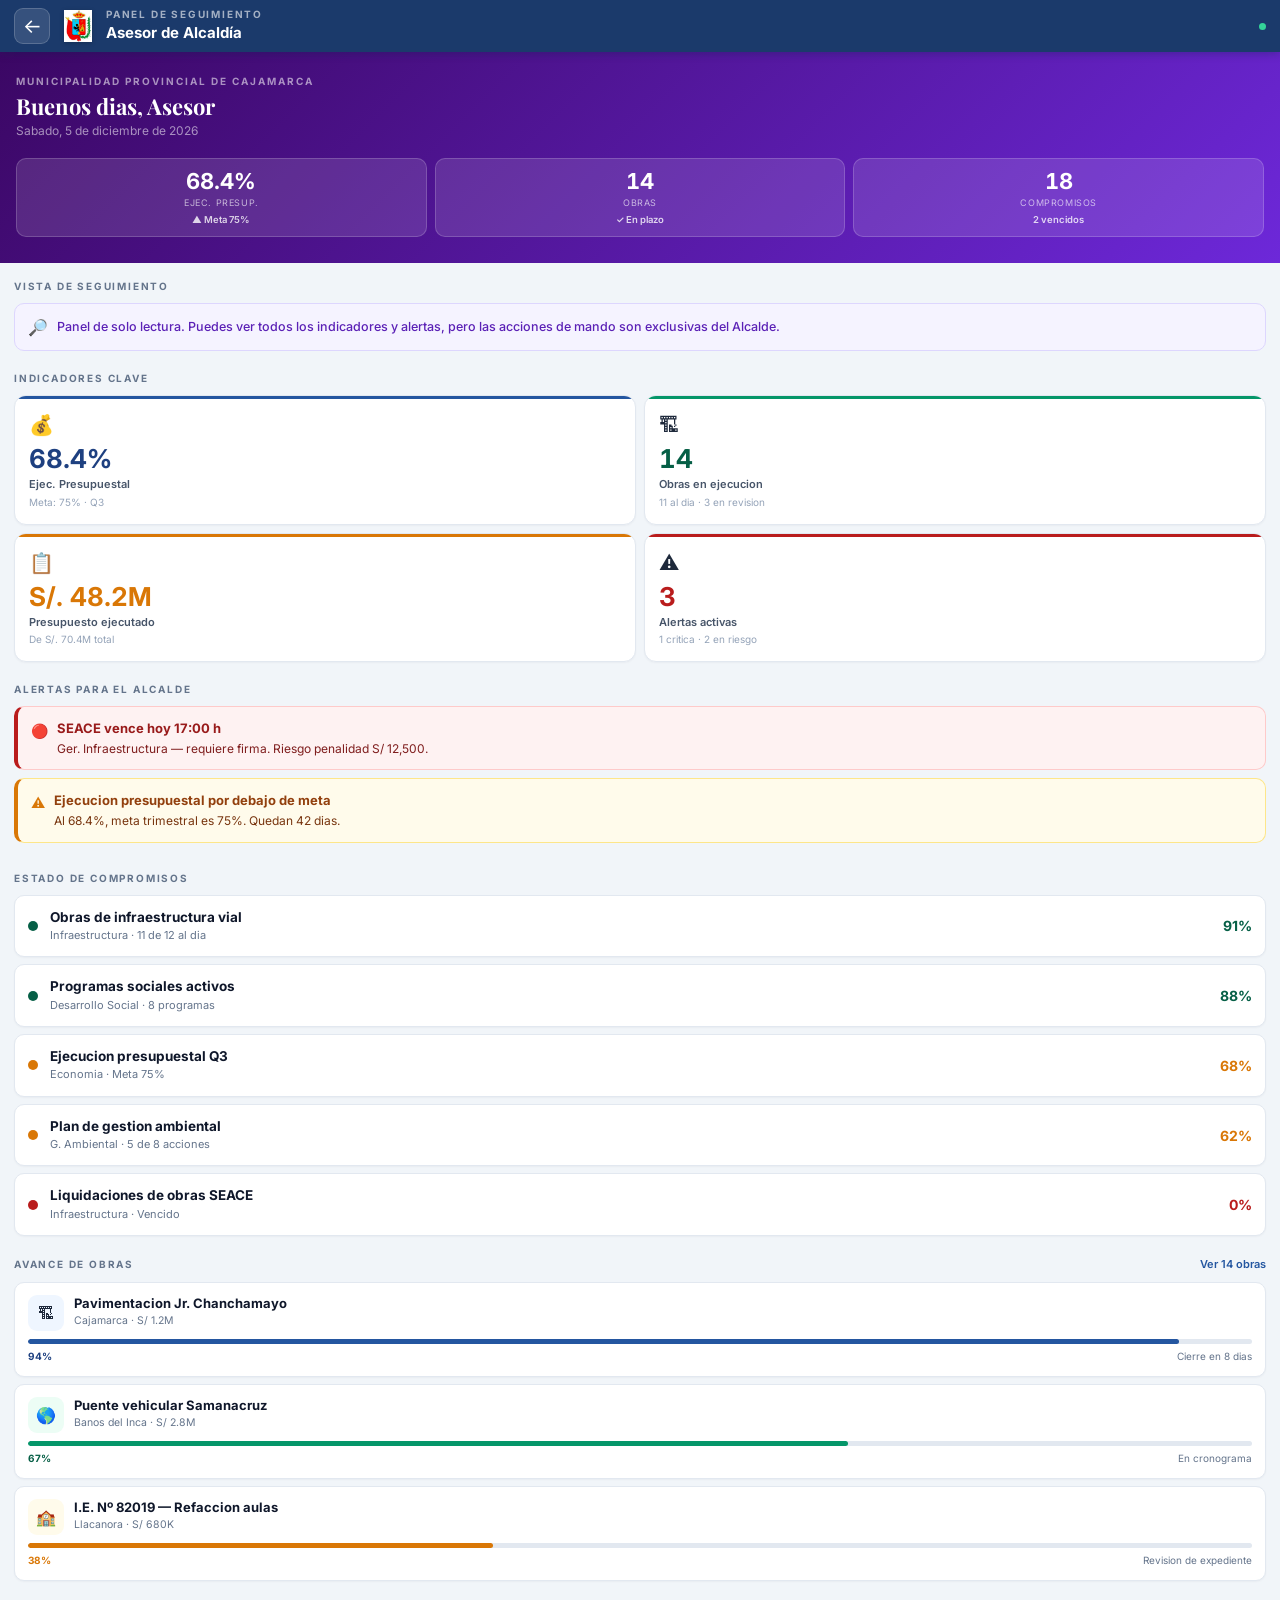
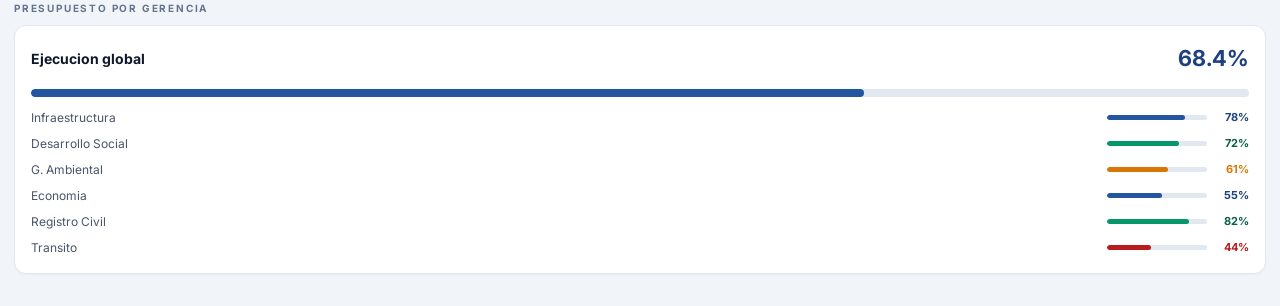
<file: asesor.html>
<!DOCTYPE html>
<html lang="es">
<head>
  <meta charset="UTF-8">
  <meta name="viewport" content="width=device-width, initial-scale=1.0, maximum-scale=1.0, user-scalable=no">
  <meta name="theme-color" content="#6D28D9">
  <!-- Favicon e iconos MPC -->
  <link rel="icon" type="image/svg+xml" href="[data-uri]">
  <link rel="apple-touch-icon" href="[data-uri]">
  <meta name="application-name" content="MPC Centro de Mando">
  <meta name="apple-mobile-web-app-title" content="MPC">
  <title>Asesor &middot; Centro de Mando</title>
  <link rel="preconnect" href="https://fonts.googleapis.com">
  <link rel="preconnect" href="https://fonts.gstatic.com" crossorigin>
  <link href="https://fonts.googleapis.com/css2?family=Inter:wght@400;500;600;700&family=Playfair+Display:wght@600;700&display=swap" rel="stylesheet">
  <style>
    :root {
      --az900:#0D2347;--az800:#1B3A6B;--az700:#1E4080;--az600:#2456A0;
      --az100:#DBEAFE;--az50:#EFF6FF;
      --pur:#5B21B6;--purbg:#F5F3FF;--purbrd:#DDD6FE;
      --gold:#9A7216;
      --red:#B91C1C;--redbg:#FEF2F2;--redbrd:#FECACA;
      --amb:#92400E;--ambbg:#FFFBEB;--ambbrd:#FDE68A;
      --grn:#065F46;--grnbg:#ECFDF5;
      --bg:#F1F5F9;--white:#FFFFFF;--lite:#F8FAFC;
      --t1:#0F172A;--t2:#1E293B;--t3:#475569;--t4:#64748B;--t5:#94A3B8;
      --brd:#E2E8F0;--brdmd:#CBD5E1;
      --font:'Inter',-apple-system,BlinkMacSystemFont,sans-serif;
      --serif:'Playfair Display',Georgia,serif;
    }
    *,*::before,*::after{box-sizing:border-box;margin:0;padding:0}
    html{-webkit-text-size-adjust:100%}
    body{min-height:100dvh;background:var(--bg);color:var(--t2);font-family:var(--font);font-size:15px;line-height:1.5;-webkit-tap-highlight-color:transparent;overflow-x:hidden;padding-bottom:32px}
    .topbar{background:var(--az800);height:52px;display:flex;align-items:center;gap:12px;padding:0 14px;position:sticky;top:0;z-index:80;box-shadow:0 2px 8px rgba(13,35,71,.3)}
    .back-btn{width:36px;height:36px;border-radius:9px;background:rgba(255,255,255,.12);border:1px solid rgba(255,255,255,.18);display:flex;align-items:center;justify-content:center;font-size:20px;color:#fff;cursor:pointer;flex-shrink:0;-webkit-user-select:none;user-select:none}
    .back-btn:active{background:rgba(255,255,255,.22)}
    .tb-logo{width:32px;height:32px;object-fit:contain;flex-shrink:0;filter:drop-shadow(0 1px 2px rgba(0,0,0,.2))}
    .tb-info{flex:1;min-width:0}
    .tb-role{font-size:10px;font-weight:700;letter-spacing:1.8px;text-transform:uppercase;color:rgba(255,255,255,.60)}
    .tb-name{font-size:15px;font-weight:700;color:#fff;white-space:nowrap;overflow:hidden;text-overflow:ellipsis}
    .ldot{width:7px;height:7px;border-radius:50%;background:#34D399;animation:blink 2.5s ease-in-out infinite;flex-shrink:0}
    @keyframes blink{0%,100%{opacity:1}55%{opacity:.3}}
    /* HERO MORADO para Asesor */
    .hero{background:linear-gradient(135deg,#3B0764 0%,#6D28D9 100%);padding:22px 16px 26px}
    .hero-tag{font-size:10px;font-weight:700;letter-spacing:2px;text-transform:uppercase;color:rgba(255,255,255,.55);margin-bottom:5px}
    .hero-title{font-family:var(--serif);font-size:22px;font-weight:700;color:#fff;line-height:1.15;margin-bottom:3px}
    .hero-date{font-size:12px;color:rgba(255,255,255,.55);margin-bottom:18px}
    .hero-kpis{display:grid;grid-template-columns:repeat(3,1fr);gap:8px}
    .hkpi{background:rgba(255,255,255,.12);border:1px solid rgba(255,255,255,.18);border-radius:10px;padding:11px 8px 9px;text-align:center}
    .hk-val{font-size:22px;font-weight:700;color:#fff;line-height:1;font-variant-numeric:tabular-nums}
    .hk-lbl{font-size:9px;color:rgba(255,255,255,.65);text-transform:uppercase;letter-spacing:.6px;margin-top:4px}
    .hk-sub{font-size:9.5px;font-weight:600;margin-top:3px;color:rgba(255,255,255,.80)}
    /* CONTENT */
    .content{padding:0 14px}
    .shdr{display:flex;align-items:center;justify-content:space-between;padding:20px 0 9px}
    .shdr-t{font-size:10px;font-weight:700;letter-spacing:1.8px;text-transform:uppercase;color:var(--t4)}
    .shdr-a{font-size:11px;font-weight:600;color:var(--az600);cursor:pointer}
    /* NOTA DE SOLO LECTURA */
    .readonly-note{background:var(--purbg);border:1px solid var(--purbrd);border-radius:10px;padding:11px 13px;display:flex;align-items:center;gap:9px;margin-bottom:0}
    .rn-ico{font-size:16px;flex-shrink:0}
    .rn-txt{font-size:12.5px;color:var(--pur);font-weight:500;line-height:1.4}
    /* PANEL DE KPIs AMPLIADO */
    .kpi-grid{display:grid;grid-template-columns:1fr 1fr;gap:8px}
    .kcard{background:var(--white);border:1px solid var(--brd);border-radius:12px;padding:14px;box-shadow:0 1px 2px rgba(15,23,42,.04);position:relative;overflow:hidden}
    .kcard-top{position:absolute;top:0;left:0;right:0;height:3px;border-radius:2px 2px 0 0}
    .kc-blue .kcard-top{background:var(--az600)}.kc-grn .kcard-top{background:#059669}
    .kc-red .kcard-top{background:var(--red)}.kc-amb .kcard-top{background:#D97706}
    .kcard-ico{font-size:20px;margin-bottom:6px}
    .kcard-val{font-size:26px;font-weight:700;line-height:1;font-variant-numeric:tabular-nums}
    .kc-blue .kcard-val{color:var(--az700)}.kc-grn .kcard-val{color:var(--grn)}
    .kc-red .kcard-val{color:var(--red)}.kc-amb .kcard-val{color:#D97706}
    .kcard-lbl{font-size:11px;font-weight:600;color:var(--t3);margin-top:4px}
    .kcard-sub{font-size:10px;color:var(--t5);margin-top:2px}
    /* ALERTAS */
    .alert-item{background:var(--redbg);border:1px solid var(--redbrd);border-left:4px solid var(--red);border-radius:10px;padding:12px 13px;display:flex;align-items:flex-start;gap:9px;margin-bottom:8px}
    .alert-item.warn{background:var(--ambbg);border-color:var(--ambbrd);border-left-color:#D97706}
    .ai-ico{font-size:14px;flex-shrink:0;margin-top:1px;color:var(--red)}
    .alert-item.warn .ai-ico{color:#D97706}
    .ai-body{flex:1;min-width:0}
    .ai-tit{font-size:13px;font-weight:700;color:#991B1B}
    .alert-item.warn .ai-tit{color:#92400E}
    .ai-sub{font-size:12px;color:#7F1D1D;margin-top:2px;line-height:1.4}
    .alert-item.warn .ai-sub{color:#78350F}
    /* COMPROMISOS */
    .comp-list{display:flex;flex-direction:column;gap:7px}
    .comp-card{background:var(--white);border:1px solid var(--brd);border-radius:10px;padding:13px;box-shadow:0 1px 2px rgba(15,23,42,.04);display:flex;align-items:center;gap:12px}
    .comp-dot{width:10px;height:10px;border-radius:50%;flex-shrink:0}
    .cd-grn{background:var(--grn)}.cd-amb{background:#D97706}.cd-red{background:var(--red)}
    .comp-info{flex:1;min-width:0}
    .comp-name{font-size:13.5px;font-weight:700;color:var(--t1);line-height:1.2}
    .comp-meta{font-size:11px;color:var(--t4);margin-top:2px}
    .comp-pct{font-size:14px;font-weight:700;flex-shrink:0}
    .cp-grn{color:var(--grn)}.cp-amb{color:#D97706}.cp-red{color:var(--red)}
    /* OBRAS */
    .obra-list{display:flex;flex-direction:column;gap:7px}
    .obra-card{background:var(--white);border:1px solid var(--brd);border-radius:10px;padding:12px 13px;box-shadow:0 1px 2px rgba(15,23,42,.04)}
    .obra-top{display:flex;align-items:center;gap:10px;margin-bottom:8px}
    .obra-ico{width:36px;height:36px;border-radius:9px;display:flex;align-items:center;justify-content:center;font-size:16px;flex-shrink:0}
    .oi-b{background:var(--az50)}.oi-g{background:var(--grnbg)}.oi-a{background:var(--ambbg)}
    .obra-name{font-size:13px;font-weight:700;color:var(--t1);line-height:1.2}
    .obra-loc{font-size:10.5px;color:var(--t4);margin-top:1px}
    .obra-bar-bg{height:5px;background:var(--brd);border-radius:3px;overflow:hidden}
    .obra-bar-fill{height:100%;border-radius:3px}
    .of-b{background:var(--az600)}.of-g{background:#059669}.of-a{background:#D97706}
    .obra-foot{display:flex;justify-content:space-between;margin-top:5px}
    .obra-pct{font-size:10px;font-weight:700}
    .op-b{color:var(--az700)}.op-g{color:var(--grn)}.op-a{color:#D97706}
    .obra-plazo{font-size:10px;color:var(--t4)}
    /* PRESUPUESTO DETALLE */
    .pres-card{background:var(--white);border:1px solid var(--brd);border-radius:12px;padding:16px;box-shadow:0 1px 2px rgba(15,23,42,.04)}
    .pres-hdr{display:flex;justify-content:space-between;align-items:center;margin-bottom:14px}
    .pres-title{font-size:14px;font-weight:700;color:var(--t1)}
    .pres-pct{font-size:22px;font-weight:700;color:var(--az700)}
    .pres-bar-bg{height:8px;background:var(--brd);border-radius:4px;overflow:hidden;margin-bottom:12px}
    .pres-bar-fill{height:100%;background:var(--az600);border-radius:4px;width:68.4%}
    .pres-rows{display:flex;flex-direction:column;gap:8px}
    .pres-row{display:flex;align-items:center;gap:10px}
    .pres-ger{font-size:12px;color:var(--t3);flex:1;min-width:0;white-space:nowrap;overflow:hidden;text-overflow:ellipsis}
    .pres-mini-bg{flex:1;height:5px;background:var(--brd);border-radius:3px;overflow:hidden;max-width:100px}
    .pres-mini-fill{height:100%;border-radius:3px}
    .pmf-b{background:var(--az600)}.pmf-g{background:#059669}.pmf-a{background:#D97706}.pmf-r{background:var(--red)}
    .pres-val{font-size:11px;font-weight:700;min-width:32px;text-align:right}
    .pv-b{color:var(--az700)}.pv-g{color:var(--grn)}.pv-a{color:#D97706}.pv-r{color:var(--red)}
    /* LOAD */
    .load{position:fixed;inset:0;background:var(--white);display:flex;flex-direction:column;align-items:center;justify-content:center;gap:13px;z-index:300;opacity:0;pointer-events:none;transition:opacity .22s}
    .load.show{opacity:1;pointer-events:all}
    .spin{width:34px;height:34px;border-radius:50%;border:3px solid var(--brdmd);border-top-color:#6D28D9;animation:rot .8s linear infinite}
    @keyframes rot{to{transform:rotate(360deg)}}
  </style>
</head>
<body>

<div class="load" id="ls"><div class="spin"></div><p style="font-size:13px;font-weight:500;color:#64748B">Cargando...</p></div>

<nav class="topbar">
  <div class="back-btn" onclick="irA('index.html')">&#8592;</div>
  <img class="tb-logo" src="[data-uri]" alt="Escudo Cajamarca">
  <div class="tb-info"><div class="tb-role">Panel de Seguimiento</div><div class="tb-name">Asesor de Alcald&iacute;a</div></div>
  <div class="ldot"></div>
</nav>

<section class="hero">
  <div class="hero-tag">Municipalidad Provincial de Cajamarca</div>
  <div class="hero-title" id="greeting">Buenos dias, Asesor</div>
  <div class="hero-date"  id="hdate"></div>
  <div class="hero-kpis">
    <div class="hkpi"><div class="hk-val">68.4%</div><div class="hk-lbl">Ejec. Presup.</div><div class="hk-sub">&#9650; Meta 75%</div></div>
    <div class="hkpi"><div class="hk-val">14</div><div class="hk-lbl">Obras</div><div class="hk-sub">&#10003; En plazo</div></div>
    <div class="hkpi"><div class="hk-val">18</div><div class="hk-lbl">Compromisos</div><div class="hk-sub">2 vencidos</div></div>
  </div>
</section>

<div class="content">

<div class="shdr" style="padding-top:16px"><div class="shdr-t">Vista de seguimiento</div></div>
<div class="readonly-note">
  <div class="rn-ico">&#128270;</div>
  <div class="rn-txt">Panel de solo lectura. Puedes ver todos los indicadores y alertas, pero las acciones de mando son exclusivas del Alcalde.</div>
</div>

<div class="shdr"><div class="shdr-t">Indicadores clave</div></div>
<div class="kpi-grid">
  <div class="kcard kc-blue"><div class="kcard-top"></div><div class="kcard-ico">&#128176;</div><div class="kcard-val">68.4%</div><div class="kcard-lbl">Ejec. Presupuestal</div><div class="kcard-sub">Meta: 75% &middot; Q3</div></div>
  <div class="kcard kc-grn"><div class="kcard-top"></div><div class="kcard-ico">&#127959;</div><div class="kcard-val">14</div><div class="kcard-lbl">Obras en ejecucion</div><div class="kcard-sub">11 al dia &middot; 3 en revision</div></div>
  <div class="kcard kc-amb"><div class="kcard-top"></div><div class="kcard-ico">&#128203;</div><div class="kcard-val">S/. 48.2M</div><div class="kcard-lbl">Presupuesto ejecutado</div><div class="kcard-sub">De S/. 70.4M total</div></div>
  <div class="kcard kc-red"><div class="kcard-top"></div><div class="kcard-ico">&#9888;</div><div class="kcard-val">3</div><div class="kcard-lbl">Alertas activas</div><div class="kcard-sub">1 critica &middot; 2 en riesgo</div></div>
</div>

<div class="shdr"><div class="shdr-t">Alertas para el Alcalde</div></div>
<div class="alert-item">
  <div class="ai-ico">&#128308;</div>
  <div class="ai-body"><div class="ai-tit">SEACE vence hoy 17:00 h</div><div class="ai-sub">Ger. Infraestructura &mdash; requiere firma. Riesgo penalidad S/ 12,500.</div></div>
</div>
<div class="alert-item warn">
  <div class="ai-ico">&#9888;</div>
  <div class="ai-body"><div class="ai-tit">Ejecucion presupuestal por debajo de meta</div><div class="ai-sub">Al 68.4%, meta trimestral es 75%. Quedan 42 dias.</div></div>
</div>

<div class="shdr"><div class="shdr-t">Estado de compromisos</div></div>
<div class="comp-list">
  <div class="comp-card"><div class="comp-dot cd-grn"></div><div class="comp-info"><div class="comp-name">Obras de infraestructura vial</div><div class="comp-meta">Infraestructura &middot; 11 de 12 al dia</div></div><div class="comp-pct cp-grn">91%</div></div>
  <div class="comp-card"><div class="comp-dot cd-grn"></div><div class="comp-info"><div class="comp-name">Programas sociales activos</div><div class="comp-meta">Desarrollo Social &middot; 8 programas</div></div><div class="comp-pct cp-grn">88%</div></div>
  <div class="comp-card"><div class="comp-dot cd-amb"></div><div class="comp-info"><div class="comp-name">Ejecucion presupuestal Q3</div><div class="comp-meta">Economia &middot; Meta 75%</div></div><div class="comp-pct cp-amb">68%</div></div>
  <div class="comp-card"><div class="comp-dot cd-amb"></div><div class="comp-info"><div class="comp-name">Plan de gestion ambiental</div><div class="comp-meta">G. Ambiental &middot; 5 de 8 acciones</div></div><div class="comp-pct cp-amb">62%</div></div>
  <div class="comp-card"><div class="comp-dot cd-red"></div><div class="comp-info"><div class="comp-name">Liquidaciones de obras SEACE</div><div class="comp-meta">Infraestructura &middot; Vencido</div></div><div class="comp-pct cp-red">0%</div></div>
</div>

<div class="shdr"><div class="shdr-t">Avance de obras</div><div class="shdr-a">Ver 14 obras</div></div>
<div class="obra-list">
  <div class="obra-card"><div class="obra-top"><div class="obra-ico oi-b">&#127959;</div><div><div class="obra-name">Pavimentacion Jr. Chanchamayo</div><div class="obra-loc">Cajamarca &middot; S/ 1.2M</div></div></div><div class="obra-bar-bg"><div class="obra-bar-fill of-b" style="width:94%"></div></div><div class="obra-foot"><div class="obra-pct op-b">94%</div><div class="obra-plazo">Cierre en 8 dias</div></div></div>
  <div class="obra-card"><div class="obra-top"><div class="obra-ico oi-g">&#127758;</div><div><div class="obra-name">Puente vehicular Samanacruz</div><div class="obra-loc">Banos del Inca &middot; S/ 2.8M</div></div></div><div class="obra-bar-bg"><div class="obra-bar-fill of-g" style="width:67%"></div></div><div class="obra-foot"><div class="obra-pct op-g">67%</div><div class="obra-plazo">En cronograma</div></div></div>
  <div class="obra-card"><div class="obra-top"><div class="obra-ico oi-a">&#127979;</div><div><div class="obra-name">I.E. N&ordm; 82019 &mdash; Refaccion aulas</div><div class="obra-loc">Llacanora &middot; S/ 680K</div></div></div><div class="obra-bar-bg"><div class="obra-bar-fill of-a" style="width:38%"></div></div><div class="obra-foot"><div class="obra-pct op-a">38%</div><div class="obra-plazo">Revision de expediente</div></div></div>
</div>

<div class="shdr"><div class="shdr-t">Presupuesto por gerencia</div></div>
<div class="pres-card">
  <div class="pres-hdr"><div class="pres-title">Ejecucion global</div><div class="pres-pct">68.4%</div></div>
  <div class="pres-bar-bg"><div class="pres-bar-fill"></div></div>
  <div class="pres-rows">
    <div class="pres-row"><div class="pres-ger">Infraestructura</div><div class="pres-mini-bg"><div class="pres-mini-fill pmf-b" style="width:78%"></div></div><div class="pres-val pv-b">78%</div></div>
    <div class="pres-row"><div class="pres-ger">Desarrollo Social</div><div class="pres-mini-bg"><div class="pres-mini-fill pmf-g" style="width:72%"></div></div><div class="pres-val pv-g">72%</div></div>
    <div class="pres-row"><div class="pres-ger">G. Ambiental</div><div class="pres-mini-bg"><div class="pres-mini-fill pmf-a" style="width:61%"></div></div><div class="pres-val pv-a">61%</div></div>
    <div class="pres-row"><div class="pres-ger">Economia</div><div class="pres-mini-bg"><div class="pres-mini-fill pmf-b" style="width:55%"></div></div><div class="pres-val pv-b">55%</div></div>
    <div class="pres-row"><div class="pres-ger">Registro Civil</div><div class="pres-mini-bg"><div class="pres-mini-fill pmf-g" style="width:82%"></div></div><div class="pres-val pv-g">82%</div></div>
    <div class="pres-row"><div class="pres-ger">Transito</div><div class="pres-mini-bg"><div class="pres-mini-fill pmf-r" style="width:44%"></div></div><div class="pres-val pv-r">44%</div></div>
  </div>
</div>

</div>
<script>

(function() {
  var n = new Date();
  var h = n.getHours();
  var sal = h < 12 ? 'Buenos dias' : h < 19 ? 'Buenas tardes' : 'Buenas noches';
  document.getElementById('greeting').textContent = sal + ', Asesor';
  var dias  = ['Domingo','Lunes','Martes','Miercoles','Jueves','Viernes','Sabado'];
  var meses = ['enero','febrero','marzo','abril','mayo','junio','julio','agosto','septiembre','octubre','noviembre','diciembre'];
  document.getElementById('hdate').textContent = dias[n.getDay()] + ', ' + n.getDate() + ' de ' + meses[n.getMonth()] + ' de ' + n.getFullYear();
})();

function irA(pg) {
  document.getElementById('ls').classList.add('show');
  setTimeout(function() { window.location.href = pg; }, 480);
}

</script>
</body>
</html>
</file>
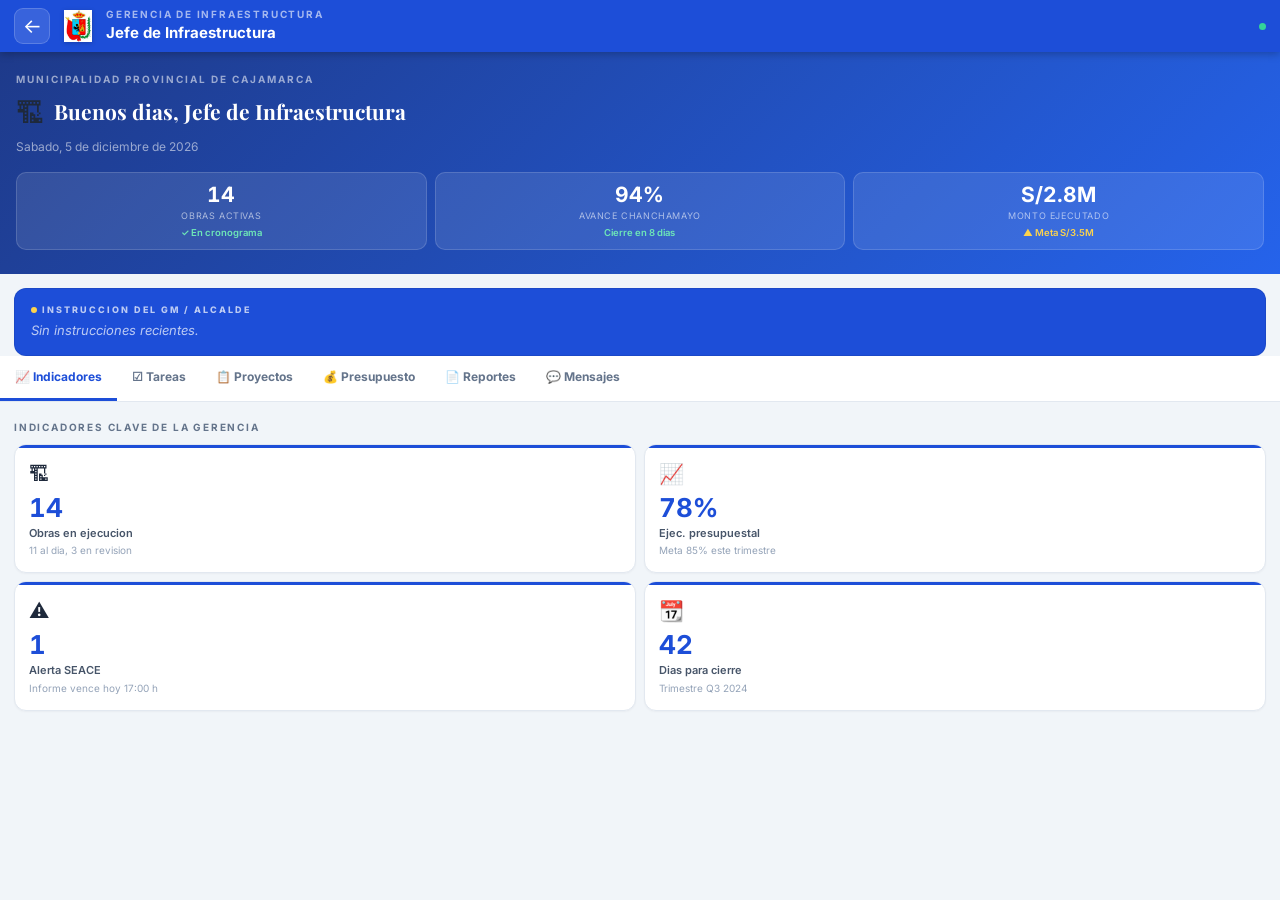
<file: gerente.html>
<!DOCTYPE html>
<html lang="es">
<head>
  <meta charset="UTF-8">
  <meta name="viewport" content="width=device-width, initial-scale=1.0, maximum-scale=1.0, user-scalable=no">
  <meta name="theme-color" content="#1B3A6B">
  <!-- Favicon e iconos MPC -->
  <link rel="icon" type="image/svg+xml" href="[data-uri]">
  <link rel="apple-touch-icon" href="[data-uri]">
  <meta name="application-name" content="MPC Centro de Mando">
  <meta name="apple-mobile-web-app-title" content="MPC">
  <title>Gerencia Sectorial &middot; Centro de Mando</title>
  <link rel="preconnect" href="https://fonts.googleapis.com">
  <link rel="preconnect" href="https://fonts.gstatic.com" crossorigin>
  <link href="https://fonts.googleapis.com/css2?family=Inter:wght@400;500;600;700&family=Playfair+Display:wght@600;700&display=swap" rel="stylesheet">
  <style>
    :root {
      --az900:#0D2347;--az800:#1B3A6B;--az700:#1E4080;--az600:#2456A0;
      --az100:#DBEAFE;--az50:#EFF6FF;
      --gold:#9A7216;
      --red:#B91C1C;--redbg:#FEF2F2;--redbrd:#FECACA;
      --amb:#92400E;--ambbg:#FFFBEB;--ambbrd:#FDE68A;
      --grn:#065F46;--grnbg:#ECFDF5;--grnbrd:#6EE7B7;
      --bg:#F1F5F9;--white:#FFFFFF;--lite:#F8FAFC;
      --t1:#0F172A;--t2:#1E293B;--t3:#475569;--t4:#64748B;--t5:#94A3B8;
      --brd:#E2E8F0;--brdmd:#CBD5E1;
      --font:'Inter',-apple-system,BlinkMacSystemFont,sans-serif;
      --serif:'Playfair Display',Georgia,serif;
      /* Color de acento por gerencia - se sobreescribe desde JS */
      --ger-color:#1B3A6B;--ger-light:#EFF6FF;--ger-brd:#DBEAFE;
    }
    *,*::before,*::after{box-sizing:border-box;margin:0;padding:0}
    html{-webkit-text-size-adjust:100%}
    body{min-height:100dvh;background:var(--bg);color:var(--t2);
      font-family:var(--font);font-size:15px;line-height:1.5;
      -webkit-tap-highlight-color:transparent;overflow-x:hidden;padding-bottom:40px}

    /* TOPBAR */
    .topbar{background:var(--ger-color);height:52px;display:flex;align-items:center;
      gap:12px;padding:0 14px;position:sticky;top:0;z-index:80;
      box-shadow:0 2px 8px rgba(0,0,0,.25)}
    .back-btn{width:36px;height:36px;border-radius:9px;
      background:rgba(255,255,255,.12);border:1px solid rgba(255,255,255,.18);
      display:flex;align-items:center;justify-content:center;
      font-size:20px;color:#fff;cursor:pointer;flex-shrink:0;
      -webkit-user-select:none;user-select:none}
    .back-btn:active{background:rgba(255,255,255,.22)}
    .tb-logo{width:32px;height:32px;object-fit:contain;flex-shrink:0;
      filter:drop-shadow(0 1px 2px rgba(0,0,0,.2))}
    .tb-info{flex:1;min-width:0}
    .tb-role{font-size:10px;font-weight:700;letter-spacing:1.8px;
      text-transform:uppercase;color:rgba(255,255,255,.60)}
    .tb-name{font-size:15px;font-weight:700;color:#fff;
      white-space:nowrap;overflow:hidden;text-overflow:ellipsis}
    .ldot{width:7px;height:7px;border-radius:50%;background:#34D399;
      animation:blink 2.5s ease-in-out infinite;flex-shrink:0}
    @keyframes blink{0%,100%{opacity:1}55%{opacity:.3}}

    /* HERO */
    .hero{padding:20px 16px 24px;position:relative;overflow:hidden}
    .hero-tag{font-size:10px;font-weight:700;letter-spacing:2px;
      text-transform:uppercase;color:rgba(255,255,255,.55);margin-bottom:5px}
    .hero-title{font-family:var(--serif);font-size:21px;font-weight:700;
      color:#fff;line-height:1.15;margin-bottom:3px}
    .hero-date{font-size:12px;color:rgba(255,255,255,.55);margin-bottom:16px}
    .hero-kpis{display:grid;grid-template-columns:repeat(3,1fr);gap:8px}
    .hkpi{background:rgba(255,255,255,.10);border:1px solid rgba(255,255,255,.15);
      border-radius:10px;padding:11px 8px 9px;text-align:center}
    .hk-val{font-size:21px;font-weight:700;color:#fff;line-height:1;
      font-variant-numeric:tabular-nums}
    .hk-lbl{font-size:9px;color:rgba(255,255,255,.60);text-transform:uppercase;
      letter-spacing:.6px;margin-top:4px}
    .hk-trend{font-size:9.5px;font-weight:600;margin-top:3px}
    .tr-ok{color:#6EE7B7}.tr-warn{color:#FCD34D}.tr-red{color:#FCA5A5}

    /* INSTRUCCION GM / ALCALDE */
    .inst-banner{border-radius:12px;padding:14px 16px;margin:14px 14px 0;
      border:1px solid rgba(0,0,0,.08);
      background:var(--ger-color)}
    .ib-tag{font-size:9px;font-weight:800;letter-spacing:2px;
      text-transform:uppercase;color:rgba(255,255,255,.70);
      margin-bottom:5px;display:flex;align-items:center;gap:5px}
    .ib-pulse{width:6px;height:6px;border-radius:50%;background:#FCD34D;
      animation:blink 1.5s ease-in-out infinite}
    .ib-txt{font-size:13.5px;font-weight:600;color:#fff;line-height:1.5}
    .ib-meta{font-size:11px;color:rgba(255,255,255,.75);margin-top:5px}
    .ib-empty{font-size:13px;color:rgba(255,255,255,.70);font-style:italic}

    /* TABS PRINCIPALES */
    .main-tabs{display:flex;background:var(--white);border-bottom:1px solid var(--brd);
      position:sticky;top:52px;z-index:70;overflow-x:auto;scrollbar-width:none}
    .main-tabs::-webkit-scrollbar{display:none}
    .mtab{flex:0 0 auto;padding:12px 15px;font-size:12px;font-weight:700;
      color:var(--t4);cursor:pointer;white-space:nowrap;
      border-bottom:3px solid transparent;transition:color .15s,border-color .15s;
      -webkit-user-select:none;user-select:none}
    .mtab.active{color:var(--ger-color);border-bottom-color:var(--ger-color)}
    .tab-section{display:none}.tab-section.active{display:block}

    /* CONTENT */
    .content{padding:0 14px}
    .shdr{display:flex;align-items:center;justify-content:space-between;padding:18px 0 9px}
    .shdr-t{font-size:10px;font-weight:700;letter-spacing:1.8px;
      text-transform:uppercase;color:var(--t4)}
    .shdr-a{font-size:11px;font-weight:600;color:var(--az600);cursor:pointer}

    /* BOTONES */
    .btn-primary{padding:10px 14px;border-radius:9px;border:none;
      background:var(--ger-color);color:#fff;font-family:var(--font);
      font-size:13px;font-weight:700;cursor:pointer;
      display:inline-flex;align-items:center;gap:6px;
      -webkit-user-select:none;user-select:none}
    .btn-primary:active{opacity:.85}
    .btn-sec{padding:9px 13px;border-radius:9px;border:1px solid var(--brd);
      background:var(--white);color:var(--t3);font-family:var(--font);
      font-size:13px;font-weight:600;cursor:pointer;
      -webkit-user-select:none;user-select:none}
    .btn-sec:active{background:var(--lite)}

    /* KPI CARDS */
    .kpi-grid{display:grid;grid-template-columns:1fr 1fr;gap:8px}
    .kcard{background:var(--white);border:1px solid var(--brd);border-radius:12px;
      padding:14px;box-shadow:0 1px 2px rgba(15,23,42,.04);position:relative;overflow:hidden}
    .kcard-bar{position:absolute;top:0;left:0;right:0;height:3px;border-radius:2px 2px 0 0;
      background:var(--ger-color)}
    .kcard-ico{font-size:20px;margin-bottom:6px}
    .kcard-val{font-size:26px;font-weight:700;line-height:1;color:var(--ger-color);
      font-variant-numeric:tabular-nums}
    .kcard-lbl{font-size:11px;font-weight:600;color:var(--t3);margin-top:4px}
    .kcard-sub{font-size:10px;color:var(--t5);margin-top:2px}

    /* TAREAS / COMPROMISOS */
    .tarea-list{display:flex;flex-direction:column;gap:8px}
    .tarea-card{background:var(--white);border:1px solid var(--brd);border-radius:12px;
      overflow:hidden;box-shadow:0 1px 3px rgba(15,23,42,.07);
      transition:opacity .3s,transform .3s}
    .tarea-inner{padding:13px 14px;display:flex;gap:11px;align-items:flex-start}
    .tarea-check{width:22px;height:22px;border-radius:6px;border:2px solid var(--brdmd);
      flex-shrink:0;cursor:pointer;display:flex;align-items:center;justify-content:center;
      font-size:12px;font-weight:700;transition:all .2s;
      -webkit-user-select:none;user-select:none}
    .tarea-check.done{background:var(--grn);border-color:var(--grn);color:#fff}
    .tarea-body{flex:1;min-width:0}
    .tarea-tit{font-size:13.5px;font-weight:700;color:var(--t1);line-height:1.2}
    .tarea-tit.done{color:var(--t4);text-decoration:line-through}
    .tarea-desc{font-size:12px;color:var(--t3);margin-top:2px;line-height:1.4}
    .tarea-tags{display:flex;gap:5px;flex-wrap:wrap;margin-top:7px}
    .ttag{font-size:10px;font-weight:600;padding:2px 8px;border-radius:4px}
    .tt-r{background:var(--redbg);color:var(--red);border:1px solid var(--redbrd)}
    .tt-a{background:var(--ambbg);color:var(--amb);border:1px solid var(--ambbrd)}
    .tt-b{background:var(--az50);color:var(--az700);border:1px solid var(--az100)}
    .tt-g{background:var(--grnbg);color:var(--grn);border:1px solid var(--grnbrd)}
    .tarea-pri{font-size:13px;font-weight:700;flex-shrink:0}
    .tp-r{color:var(--red)}.tp-a{color:#D97706}.tp-b{color:var(--az700)}

    /* OBRAS / PROYECTOS */
    .obra-list{display:flex;flex-direction:column;gap:8px}
    .obra-card{background:var(--white);border:1px solid var(--brd);border-radius:12px;
      padding:14px;box-shadow:0 1px 2px rgba(15,23,42,.04)}
    .obra-hdr{display:flex;align-items:center;gap:10px;margin-bottom:10px}
    .obra-ico{width:38px;height:38px;border-radius:9px;flex-shrink:0;
      display:flex;align-items:center;justify-content:center;font-size:17px;
      background:var(--ger-light);border:1px solid var(--ger-brd)}
    .obra-info{flex:1;min-width:0}
    .obra-name{font-size:13px;font-weight:700;color:var(--t1);line-height:1.2}
    .obra-loc{font-size:11px;color:var(--t4);margin-top:1px}
    .obra-pct-tag{font-size:11px;font-weight:700;color:var(--ger-color);flex-shrink:0}
    .obra-bar-bg{height:6px;background:var(--brd);border-radius:3px;overflow:hidden;margin-bottom:6px}
    .obra-bar-fill{height:100%;border-radius:3px;background:var(--ger-color)}
    .obra-foot{display:flex;justify-content:space-between;align-items:center}
    .obra-meta{font-size:11px;color:var(--t4)}
    .obra-status{font-size:10px;font-weight:700;padding:2px 8px;border-radius:4px}
    .os-g{background:var(--grnbg);color:var(--grn);border:1px solid var(--grnbrd)}
    .os-a{background:var(--ambbg);color:var(--amb);border:1px solid var(--ambbrd)}
    .os-r{background:var(--redbg);color:var(--red);border:1px solid var(--redbrd)}

    /* PRESUPUESTO */
    .pres-card{background:var(--white);border:1px solid var(--brd);border-radius:12px;
      padding:16px;box-shadow:0 1px 2px rgba(15,23,42,.04)}
    .pres-hdr{display:flex;justify-content:space-between;align-items:center;margin-bottom:10px}
    .pres-title{font-size:14px;font-weight:700;color:var(--t1)}
    .pres-pct{font-size:24px;font-weight:700;color:var(--ger-color)}
    .pres-bar-bg{height:8px;background:var(--brd);border-radius:4px;overflow:hidden;margin-bottom:14px}
    .pres-bar-fill{height:100%;border-radius:4px;background:var(--ger-color)}
    .pres-rows{display:flex;flex-direction:column;gap:9px}
    .pres-row{display:flex;align-items:center;gap:10px}
    .pres-lbl{font-size:12px;color:var(--t3);width:130px;flex-shrink:0}
    .pres-mini-bg{flex:1;height:5px;background:var(--brd);border-radius:3px;overflow:hidden}
    .pres-mini-fill{height:100%;border-radius:3px;background:var(--ger-color)}
    .pres-val{font-size:11px;font-weight:700;min-width:30px;text-align:right;
      color:var(--ger-color)}

    /* REPORTES */
    .reporte-list{display:flex;flex-direction:column;gap:8px}
    .rep-card{background:var(--white);border:1px solid var(--brd);border-radius:10px;
      padding:13px 14px;box-shadow:0 1px 2px rgba(15,23,42,.04);
      display:flex;align-items:center;gap:12px}
    .rep-ico{width:38px;height:38px;border-radius:9px;flex-shrink:0;
      display:flex;align-items:center;justify-content:center;font-size:17px;
      background:var(--ger-light)}
    .rep-info{flex:1;min-width:0}
    .rep-name{font-size:13px;font-weight:700;color:var(--t1)}
    .rep-meta{font-size:11px;color:var(--t4);margin-top:2px}
    .rep-btn{padding:7px 12px;border-radius:8px;border:none;
      background:var(--ger-color);color:#fff;font-family:var(--font);
      font-size:12px;font-weight:700;cursor:pointer;flex-shrink:0}
    .rep-btn:active{opacity:.85}

    /* FORM */
    .form-group{margin-bottom:13px}
    .form-label{font-size:11px;font-weight:700;color:var(--t3);
      text-transform:uppercase;letter-spacing:.8px;margin-bottom:6px;display:block}
    .form-inp,.form-sel,.form-area{width:100%;background:var(--white);
      border:1.5px solid var(--brdmd);border-radius:9px;padding:12px 14px;
      font-family:var(--font);font-size:14px;color:var(--t2);
      outline:none;-webkit-appearance:none;transition:border-color .18s}
    .form-inp:focus,.form-sel:focus,.form-area:focus{border-color:var(--ger-color)}
    .form-area{resize:none;height:90px}
    .form-row{display:grid;grid-template-columns:1fr 1fr;gap:10px}

    /* CHAT */
    .chat-box{background:var(--white);border:1px solid var(--brd);
      border-radius:12px;overflow:hidden;box-shadow:0 1px 3px rgba(15,23,42,.07)}
    .chat-tabs{display:flex;border-bottom:1px solid var(--brd);background:var(--lite)}
    .ctab{flex:1;padding:11px 8px;font-size:12px;font-weight:600;color:var(--t4);
      cursor:pointer;text-align:center;border-bottom:2px solid transparent;
      transition:color .15s,border-color .15s;-webkit-user-select:none;user-select:none}
    .ctab.active{color:var(--ger-color);border-bottom-color:var(--ger-color);background:var(--white)}
    .chat-panel{display:none;flex-direction:column}
    .chat-panel.active{display:flex}
    .cpanel-hdr{padding:11px 14px;display:flex;align-items:center;gap:10px;
      background:var(--ger-color)}
    .cpanel-av{width:34px;height:34px;border-radius:50%;
      background:rgba(255,255,255,.15);border:1.5px solid rgba(255,255,255,.25);
      display:flex;align-items:center;justify-content:center;font-size:15px;flex-shrink:0}
    .cpanel-name{font-size:13px;font-weight:700;color:#fff}
    .cpanel-role{font-size:11px;color:rgba(255,255,255,.60)}
    .cpanel-status{margin-left:auto;font-size:10px;font-weight:600;
      color:#6EE7B7;display:flex;align-items:center;gap:4px}
    .cpanel-dot{width:6px;height:6px;border-radius:50%;background:#34D399}
    .chat-msgs{padding:14px;display:flex;flex-direction:column;gap:10px;
      max-height:240px;overflow-y:auto}
    .msg{display:flex;flex-direction:column;max-width:82%}
    .msg.recv{align-self:flex-start}.msg.sent{align-self:flex-end;align-items:flex-end}
    .msg-who{font-size:10px;font-weight:600;color:var(--t4);margin-bottom:3px}
    .msg-bub{padding:9px 12px;border-radius:12px;font-size:13px;
      line-height:1.45;color:var(--t2)}
    .msg.recv .msg-bub{background:var(--lite);border:1px solid var(--brd);
      border-radius:3px 12px 12px 12px}
    .msg.sent .msg-bub{color:#fff;border-radius:12px 3px 12px 12px;
      background:var(--ger-color)}
    .msg-time{font-size:10px;color:var(--t5);margin-top:3px}
    .chat-inp-row{border-top:1px solid var(--brd);padding:10px 12px;
      display:flex;gap:8px;align-items:flex-end}
    .chat-inp{flex:1;background:var(--lite);border:1.5px solid var(--brd);
      border-radius:10px;padding:9px 12px;font-family:var(--font);font-size:14px;
      color:var(--t2);outline:none;resize:none;max-height:80px;min-height:42px;
      transition:border-color .18s;-webkit-appearance:none}
    .chat-inp::placeholder{color:var(--t5)}
    .chat-inp:focus{border-color:var(--ger-color)}
    .send-btn{width:40px;height:40px;border-radius:10px;border:none;color:#fff;
      font-size:20px;cursor:pointer;flex-shrink:0;
      display:flex;align-items:center;justify-content:center;
      background:var(--ger-color)}
    .send-btn:active{opacity:.85}

    /* MODAL */
    .mbg{position:fixed;inset:0;background:rgba(15,23,42,.50);
      backdrop-filter:blur(4px);-webkit-backdrop-filter:blur(4px);
      display:none;align-items:flex-end;justify-content:center;z-index:200}
    .mbg.open{display:flex}
    .msh{background:var(--white);border-radius:22px 22px 0 0;
      border-top:1px solid var(--brd);
      box-shadow:0 -8px 32px rgba(15,23,42,.12);
      padding:18px 20px calc(env(safe-area-inset-bottom,0px) + 24px);
      width:100%;max-width:480px;animation:su .28s cubic-bezier(.25,.8,.35,1);
      max-height:88dvh;overflow-y:auto}
    @keyframes su{from{transform:translateY(100%)}to{transform:translateY(0)}}
    .m-handle{width:36px;height:4px;border-radius:2px;background:var(--brdmd);margin:0 auto 18px}
    .m-title{font-size:18px;font-weight:700;color:var(--t1);margin-bottom:4px}
    .m-sub{font-size:13px;color:var(--t4);margin-bottom:16px}
    .m-send{width:100%;margin-top:14px;color:#fff;border:none;border-radius:10px;
      padding:15px;font-family:var(--font);font-size:15px;font-weight:700;cursor:pointer;
      background:var(--ger-color)}
    .m-send:active{opacity:.85}
    .m-cancel{display:block;width:100%;margin-top:9px;padding:10px;
      text-align:center;font-size:13.5px;color:var(--t4);
      cursor:pointer;background:none;border:none;font-family:var(--font)}

    /* TOAST */
    .toast{position:fixed;bottom:32px;left:50%;
      transform:translateX(-50%) translateY(80px);
      background:var(--t1);color:#fff;font-size:13px;font-weight:600;
      padding:11px 20px;border-radius:30px;white-space:nowrap;
      box-shadow:0 4px 20px rgba(0,0,0,.25);
      transition:transform .3s cubic-bezier(.25,.8,.35,1),opacity .3s;
      opacity:0;z-index:500;pointer-events:none}
    .toast.show{transform:translateX(-50%) translateY(0);opacity:1}

    /* LOAD */
    .load{position:fixed;inset:0;background:var(--white);display:flex;
      flex-direction:column;align-items:center;justify-content:center;
      gap:13px;z-index:300;opacity:0;pointer-events:none;transition:opacity .22s}
    .load.show{opacity:1;pointer-events:all}
    .spin{width:34px;height:34px;border-radius:50%;
      border:3px solid var(--brdmd);animation:rot .8s linear infinite}
    @keyframes rot{to{transform:rotate(360deg)}}

    /* ══ CHAT ENGINE v2 ══════════════════════════════ */
    .chat-box{background:var(--white);border:1px solid var(--brd);
      border-radius:12px;overflow:hidden;box-shadow:0 1px 3px rgba(15,23,42,.07)}
    .chat-tabs{display:flex;border-bottom:1px solid var(--brd);
      background:var(--lite);overflow-x:auto;scrollbar-width:none}
    .chat-tabs::-webkit-scrollbar{display:none}
    .ctab{flex:0 0 auto;padding:11px 14px;font-size:12px;font-weight:600;
      color:var(--t4);cursor:pointer;white-space:nowrap;
      border-bottom:2px solid transparent;transition:color .15s,border-color .15s;
      -webkit-user-select:none;user-select:none;display:flex;align-items:center;gap:5px}
    .ctab.active{color:var(--chat-accent,#1B3A6B);border-bottom-color:var(--chat-accent,#1B3A6B);background:var(--white)}
    .chat-panel{display:none;flex-direction:column}
    .chat-panel.active{display:flex}
    .cpanel-hdr{padding:11px 14px;display:flex;align-items:center;gap:10px;
      background:var(--chat-accent,#1B3A6B)}
    .cpanel-av{width:34px;height:34px;border-radius:50%;
      background:rgba(255,255,255,.15);border:1.5px solid rgba(255,255,255,.25);
      display:flex;align-items:center;justify-content:center;font-size:15px;flex-shrink:0}
    .cpanel-name{font-size:13px;font-weight:700;color:#fff}
    .cpanel-role{font-size:11px;color:rgba(255,255,255,.65)}
    .cpanel-online{margin-left:auto;font-size:10px;font-weight:600;
      color:#6EE7B7;display:flex;align-items:center;gap:4px}
    .cpanel-dot{width:6px;height:6px;border-radius:50%;background:#34D399}
    /* Mensajes */
    .chat-msgs{padding:12px 14px;display:flex;flex-direction:column;gap:8px;
      max-height:280px;overflow-y:auto;scroll-behavior:smooth}
    .msg-wrap{display:flex;flex-direction:column;max-width:84%;
      -webkit-user-select:none;user-select:none;position:relative}
    .msg-wrap.recv{align-self:flex-start}
    .msg-wrap.sent{align-self:flex-end;align-items:flex-end}
    .msg-who{font-size:10px;font-weight:600;color:var(--t4);margin-bottom:2px}
    /* Reply quote */
    .msg-quote{background:rgba(0,0,0,.06);border-left:3px solid var(--chat-accent,#1B3A6B);
      border-radius:4px;padding:4px 8px;margin-bottom:4px;
      font-size:11px;color:var(--t3);line-height:1.3}
    .msg-wrap.sent .msg-quote{background:rgba(255,255,255,.15);border-left-color:rgba(255,255,255,.6);color:rgba(255,255,255,.8)}
    /* Burbuja */
    .msg-bub{padding:9px 12px;border-radius:12px;font-size:13.5px;
      line-height:1.45;color:var(--t2);position:relative;word-break:break-word}
    .msg-wrap.recv .msg-bub{background:var(--lite);border:1px solid var(--brd);
      border-radius:3px 12px 12px 12px}
    .msg-wrap.sent .msg-bub{background:var(--chat-accent,#1B3A6B);color:#fff;
      border-radius:12px 3px 12px 12px}
    /* Urgente */
    .msg-wrap.urgent .msg-bub{border:2px solid var(--red)!important}
    .msg-wrap.urgent.sent .msg-bub{background:var(--red)!important}
    .urgent-badge{font-size:9px;font-weight:800;letter-spacing:1px;
      color:var(--red);text-transform:uppercase;margin-bottom:2px}
    .msg-wrap.sent .urgent-badge{color:#FCA5A5}
    /* Footer del mensaje */
    .msg-foot{display:flex;align-items:center;gap:5px;margin-top:3px}
    .msg-time{font-size:10px;color:var(--t5)}
    .msg-wrap.sent .msg-time{color:rgba(255,255,255,.55)}
    .msg-receipt{font-size:11px;color:var(--t5)}
    .msg-wrap.sent .msg-receipt{color:rgba(255,255,255,.65)}
    .msg-receipt.read{color:#34D399}
    /* Menú contextual */
    .ctx-menu{position:fixed;z-index:400;background:var(--white);
      border:1px solid var(--brd);border-radius:12px;
      box-shadow:0 8px 24px rgba(15,23,42,.14);
      overflow:hidden;min-width:160px;
      animation:ctxIn .15s cubic-bezier(.25,.8,.35,1)}
    @keyframes ctxIn{from{opacity:0;transform:scale(.92)}to{opacity:1;transform:none}}
    .ctx-item{padding:12px 16px;font-size:13px;font-weight:600;color:var(--t2);
      cursor:pointer;display:flex;align-items:center;gap:10px;
      transition:background .12s;-webkit-user-select:none;user-select:none}
    .ctx-item:hover{background:var(--lite)}
    .ctx-item.danger{color:var(--red)}
    .ctx-item.danger:hover{background:var(--redbg)}
    .ctx-overlay{position:fixed;inset:0;z-index:399}
    /* Reply preview bar */
    .reply-bar{background:var(--az50);border-top:1px solid var(--az100);
      padding:8px 14px;display:none;align-items:center;gap:8px}
    .reply-bar.show{display:flex}
    .reply-bar-txt{flex:1;font-size:12px;color:var(--az700);
      white-space:nowrap;overflow:hidden;text-overflow:ellipsis}
    .reply-bar-close{font-size:16px;color:var(--t4);cursor:pointer;
      background:none;border:none;padding:2px;flex-shrink:0}
    /* Input row */
    .chat-inp-row{border-top:1px solid var(--brd);padding:9px 12px;
      display:flex;gap:7px;align-items:flex-end;flex-wrap:wrap}
    .chat-inp{flex:1;background:var(--lite);border:1.5px solid var(--brd);
      border-radius:10px;padding:9px 12px;font-family:var(--font);font-size:14px;
      color:var(--t2);outline:none;resize:none;max-height:80px;min-height:40px;
      transition:border-color .18s;-webkit-appearance:none}
    .chat-inp::placeholder{color:var(--t5)}
    .chat-inp:focus{border-color:var(--chat-accent,#1B3A6B)}
    .chat-send{width:38px;height:38px;border-radius:9px;border:none;color:#fff;
      font-size:18px;cursor:pointer;flex-shrink:0;
      display:flex;align-items:center;justify-content:center;
      background:var(--chat-accent,#1B3A6B)}
    .chat-send:active{opacity:.85}
    .chat-urgent-btn{width:38px;height:38px;border-radius:9px;
      background:var(--redbg);border:1px solid var(--redbrd);
      color:var(--red);font-size:16px;cursor:pointer;flex-shrink:0;
      display:flex;align-items:center;justify-content:center;
      -webkit-user-select:none;user-select:none}
    .chat-urgent-btn.on{background:var(--red);color:#fff;border-color:var(--red)}

  </style>
</head>
<body>

<div class="load" id="ls"><div class="spin" id="spin"></div><p style="font-size:13px;font-weight:500;color:#64748B">Cargando...</p></div>

<nav class="topbar">
  <div class="back-btn" onclick="irA('index.html')">&#8592;</div>
  <img class="tb-logo" src="[data-uri]" alt="Escudo Cajamarca">
  <div class="tb-info">
    <div class="tb-role" id="tb-role">Gerencia Sectorial</div>
    <div class="tb-name" id="tb-name">Panel de Gerencia</div>
  </div>
  <div class="ldot"></div>
</nav>

<section class="hero">
  <div class="hero-tag" id="hero-tag"></div>
  <div style="display:flex;align-items:center;gap:10px;margin-bottom:4px">
    <div style="font-size:28px" id="hero-ico"></div>
    <div class="hero-title" id="greeting">Cargando...</div>
  </div>
  <div class="hero-date" id="hdate"></div>
  <div class="hero-kpis" id="hero-kpis" style="display:grid;grid-template-columns:repeat(3,1fr);gap:8px"></div>
</section>

<div class="inst-banner">
  <div class="ib-tag"><div class="ib-pulse"></div>Instruccion del GM / Alcalde</div>
  <div id="ib-content"><div class="ib-empty">Sin instrucciones recientes.</div></div>
</div>

<nav class="main-tabs">
  <div class="mtab active" data-tab="indicadores">&#128200; Indicadores</div>
  <div class="mtab" data-tab="tareas">&#9745; Tareas</div>
  <div class="mtab" data-tab="proyectos">&#128203; Proyectos</div>
  <div class="mtab" data-tab="presupuesto">&#128176; Presupuesto</div>
  <div class="mtab" data-tab="reportes">&#128196; Reportes</div>
  <div class="mtab" data-tab="chat">&#128172; Mensajes</div>
</nav>

<div id="sec-indicadores" class="tab-section active">
<div class="content">
<div class="shdr" style="padding-top:18px"><div class="shdr-t">Indicadores clave de la gerencia</div></div>
<div class="kpi-grid" id="kpi-grid"></div>
</div></div>

<div id="sec-tareas" class="tab-section">
<div class="content">
<div class="shdr" style="padding-top:18px">
  <div class="shdr-t">Tareas y compromisos</div>
  <button class="btn-primary" id="btnNuevaTarea" style="font-size:12px;padding:8px 12px">&#43; Nueva tarea</button>
</div>
<div class="shdr" style="padding-top:0;padding-bottom:12px">
  <div style="font-size:11px;color:var(--t5)">Toca el circulo para marcar como completada</div>
  <div style="font-size:11px;font-weight:700;color:var(--t4)" id="tarea-cnt">0 pendientes</div>
</div>
<div class="tarea-list" id="tarea-list"></div>
</div></div>

<div id="sec-proyectos" class="tab-section">
<div class="content">
<div class="shdr" style="padding-top:18px"><div class="shdr-t">Proyectos y avances</div></div>
<div class="obra-list" id="obra-list"></div>
</div></div>

<div id="sec-presupuesto" class="tab-section">
<div class="content">
<div class="shdr" style="padding-top:18px"><div class="shdr-t">Ejecucion presupuestal</div></div>
<div class="pres-card">
  <div class="pres-hdr"><div class="pres-title">Ejecucion de la gerencia</div><div class="pres-pct">0%</div></div>
  <div class="pres-bar-bg"><div class="pres-bar-fill" style="width:0%"></div></div>
  <div class="pres-rows" id="pres-rows"></div>
</div>
</div></div>

<div id="sec-reportes" class="tab-section">
<div class="content">
<div class="shdr" style="padding-top:18px"><div class="shdr-t">Informes de la gerencia</div></div>
<div class="reporte-list" id="rep-list"></div>
<div class="shdr" style="padding-top:18px"><div class="shdr-t">Enviar informe al GM</div></div>
<div class="form-group"><label class="form-label">Tipo de informe</label><select class="form-sel" id="inf-tipo"><option value="">Seleccionar...</option><option>Informe mensual de avance</option><option>Informe de ejecucion presupuestal</option><option>Informe de actividades</option><option>Informe de emergencia</option></select></div>
<div class="form-group"><label class="form-label">Resumen ejecutivo</label><textarea class="form-area" id="inf-texto" placeholder="Escribe el resumen del informe..."></textarea></div>
<button class="btn-primary" onclick="enviarInforme()" style="width:100%;justify-content:center;padding:14px">&#128228; Enviar informe al GM</button>
</div></div>

<div id="sec-chat" class="tab-section">
<div class="content">
<div class="shdr" style="padding-top:18px"><div class="shdr-t">Comunicaciones</div></div>
<div class="chat-box">
  <div class="chat-tabs">
    <div class="ctab active" data-tab="gm">&#127963; Ing. Narro GM</div>
    <div class="ctab" data-tab="alcalde">&#9878; Alcalde</div>
  </div>
  <div id="chatPanels"></div>
</div>
</div></div>

<div class="mbg" id="mbg-tarea">
  <div class="msh">
    <div class="m-handle"></div>
    <div class="m-title">&#43; Nueva tarea</div>
    <div class="m-sub">Agregar compromiso o actividad pendiente</div>
    <div class="form-group"><label class="form-label">Titulo *</label><input class="form-inp" id="nt-tit" type="text" placeholder="Describe la tarea..."></div>
    <div class="form-group"><label class="form-label">Descripcion</label><textarea class="form-area" id="nt-desc" placeholder="Detalle adicional..." style="height:70px"></textarea></div>
    <div class="form-group"><label class="form-label">Prioridad</label><select class="form-sel" id="nt-pri"><option value="urgente">Urgente</option><option value="alta">Alta</option><option value="media" selected>Normal</option></select></div>
    <button class="m-send" id="guardarTarea">Agregar tarea &#8594;</button>
    <button class="m-cancel" id="cancelTarea">Cancelar</button>
  </div>
</div>

<div class="toast" id="toast"></div>

<script>

// ══ CHAT ENGINE v2 ════════════════════════════════════════════════════
// Shared across all dashboards via sessionStorage
// Keys: kausay_chat_{canal} → [{id,from,who,txt,hora,urgent,replyTo}]

var _chatState = {};   // tabId → { replyTo: null|{id,txt} }
var _urgentMode = {};  // tabId → bool
var _ctxMenu = null;

// ── Storage helpers ──────────────────────────────────────────────────
function chatKey(canal) { return 'kausay_chat_' + canal; }

function chatLoad(canal) {
  try {
    var raw = sessionStorage.getItem(chatKey(canal));
    return raw ? JSON.parse(raw) : [];
  } catch(e) { return []; }
}

function chatSave(canal, msgs) {
  try { sessionStorage.setItem(chatKey(canal), JSON.stringify(msgs)); } catch(e) {}
}

function chatAppend(canal, msg) {
  var msgs = chatLoad(canal);
  msgs.push(msg);
  chatSave(canal, msgs);
}

// ── Render un mensaje ────────────────────────────────────────────────
function renderMsg(msg, container, canal) {
  var wrap = document.createElement('div');
  wrap.className = 'msg-wrap ' + msg.from + (msg.urgent ? ' urgent' : '');
  wrap.dataset.id = msg.id;
  wrap.dataset.canal = canal;

  var html = '';
  if (msg.from === 'recv') html += '<div class="msg-who">' + (msg.who||'') + '</div>';
  if (msg.urgent) html += '<div class="urgent-badge">&#128308; URGENTE</div>';
  if (msg.replyTo) {
    html += '<div class="msg-quote">&#8617; ' + msg.replyTo + '</div>';
  }
  html += '<div class="msg-bub">' + escHtml(msg.txt) + '</div>';
  html += '<div class="msg-foot">';
  html += '<span class="msg-time">' + msg.hora + ' h</span>';
  if (msg.from === 'sent') {
    html += '<span class="msg-receipt" id="rcpt-' + msg.id + '">&#10003;</span>';
  }
  html += '</div>';
  wrap.innerHTML = html;

  // Long-press / right-click
  var pressTimer;
  var startX, startY;
  wrap.addEventListener('touchstart', function(e) {
    startX = e.touches[0].clientX; startY = e.touches[0].clientY;
    pressTimer = setTimeout(function() { showCtxMenu(e.touches[0].clientX, e.touches[0].clientY, msg, canal, container); }, 500);
  }, { passive: true });
  wrap.addEventListener('touchmove', function(e) {
    if (Math.abs(e.touches[0].clientX - startX) > 10 || Math.abs(e.touches[0].clientY - startY) > 10) {
      clearTimeout(pressTimer);
    }
  });
  wrap.addEventListener('touchend', function() { clearTimeout(pressTimer); });
  wrap.addEventListener('contextmenu', function(e) {
    e.preventDefault(); showCtxMenu(e.clientX, e.clientY, msg, canal, container);
  });

  container.appendChild(wrap);

  // Read receipt animation (sent only)
  if (msg.from === 'sent' && !msg._skipReceipt) {
    setTimeout(function() {
      var el = document.getElementById('rcpt-' + msg.id);
      if (el) { el.innerHTML = '&#10003;&#10003;'; el.classList.add('read'); }
    }, 1800);
  }
  return wrap;
}

// ── Context menu ─────────────────────────────────────────────────────
function showCtxMenu(x, y, msg, canal, container) {
  closeCtxMenu();
  var overlay = document.createElement('div');
  overlay.className = 'ctx-overlay';
  overlay.addEventListener('click', closeCtxMenu);
  document.body.appendChild(overlay);

  var menu = document.createElement('div');
  menu.className = 'ctx-menu';
  _ctxMenu = menu;

  var items = [
    { ico:'&#128203;', label:'Copiar', action: function() {
        try { navigator.clipboard.writeText(msg.txt); } catch(e){}
        showToast('Mensaje copiado');
      }},
    { ico:'&#8617;', label:'Responder', action: function() {
        setReply(canal, msg);
      }},
    { ico:'&#128308;', label: msg.urgent ? 'Quitar urgente' : 'Marcar urgente', action: function() {
        toggleUrgent(msg.id, canal, container);
      }},
    { ico:'&#128465;', label:'Eliminar', danger: true, action: function() {
        deleteMsg(msg.id, canal, container);
      }}
  ];

  items.forEach(function(item) {
    var d = document.createElement('div');
    d.className = 'ctx-item' + (item.danger ? ' danger' : '');
    d.innerHTML = '<span>' + item.ico + '</span><span>' + item.label + '</span>';
    d.addEventListener('click', function() { closeCtxMenu(); item.action(); });
    menu.appendChild(d);
  });

  // Position menu
  var vw = window.innerWidth, vh = window.innerHeight;
  var mw = 170, mh = items.length * 46;
  var left = Math.min(x, vw - mw - 8);
  var top  = (y + mh > vh) ? y - mh : y;
  menu.style.left = left + 'px';
  menu.style.top  = top + 'px';
  document.body.appendChild(menu);
}

function closeCtxMenu() {
  if (_ctxMenu) { _ctxMenu.remove(); _ctxMenu = null; }
  document.querySelectorAll('.ctx-overlay').forEach(function(el){ el.remove(); });
}

// ── Eliminar mensaje ─────────────────────────────────────────────────
function deleteMsg(id, canal, container) {
  // Remove from DOM
  var wrap = container.querySelector('[data-id="' + id + '"]');
  if (wrap) {
    wrap.style.transition = 'opacity .25s, transform .25s';
    wrap.style.opacity = '0'; wrap.style.transform = 'scale(.9)';
    setTimeout(function(){ wrap.remove(); }, 260);
  }
  // Remove from storage
  var msgs = chatLoad(canal);
  msgs = msgs.filter(function(m){ return m.id !== id; });
  chatSave(canal, msgs);
  showToast('Mensaje eliminado');
}

// ── Urgente ──────────────────────────────────────────────────────────
function toggleUrgent(id, canal, container) {
  var msgs = chatLoad(canal);
  msgs.forEach(function(m){ if(m.id===id) m.urgent = !m.urgent; });
  chatSave(canal, msgs);
  var wrap = container.querySelector('[data-id="' + id + '"]');
  if (wrap) {
    var msg = msgs.find(function(m){ return m.id===id; });
    if (msg) {
      wrap.classList.toggle('urgent', !!msg.urgent);
      // toggle urgente badge
      var existing = wrap.querySelector('.urgent-badge');
      if (msg.urgent && !existing) {
        var badge = document.createElement('div');
        badge.className = 'urgent-badge';
        badge.innerHTML = '&#128308; URGENTE';
        wrap.insertBefore(badge, wrap.querySelector('.msg-bub'));
      } else if (!msg.urgent && existing) {
        existing.remove();
      }
    }
  }
  showToast(msgs.find(function(m){return m.id===id;}) && msgs.find(function(m){return m.id===id;}).urgent ? 'Marcado como urgente' : 'Urgente removido');
}

// ── Reply ────────────────────────────────────────────────────────────
function setReply(canal, msg) {
  if (!_chatState[canal]) _chatState[canal] = {};
  _chatState[canal].replyTo = { id: msg.id, txt: msg.txt.substring(0,60) + (msg.txt.length>60?'…':'') };
  var bar = document.getElementById('reply-bar-' + canal);
  if (bar) {
    bar.querySelector('.reply-bar-txt').textContent = '↩ ' + _chatState[canal].replyTo.txt;
    bar.classList.add('show');
  }
}

function clearReply(canal) {
  if (_chatState[canal]) _chatState[canal].replyTo = null;
  var bar = document.getElementById('reply-bar-' + canal);
  if (bar) bar.classList.remove('show');
}

// ── Enviar mensaje ───────────────────────────────────────────────────
function sendMsg(canal, txt, who, isRecv, autoResp) {
  txt = (txt || '').trim(); if (!txt) return;
  var state = _chatState[canal] || {};
  var msg = {
    id:      'msg_' + Date.now() + '_' + Math.random().toString(36).substr(2,5),
    from:    isRecv ? 'recv' : 'sent',
    who:     who || '',
    txt:     txt,
    hora:    timeNow(),
    urgent:  !isRecv && !!(_urgentMode[canal]),
    replyTo: !isRecv && state.replyTo ? state.replyTo.txt : null
  };
  chatAppend(canal, msg);
  var container = document.getElementById('msgs-' + canal);
  if (container) {
    renderMsg(msg, container, canal);
    container.scrollTop = container.scrollHeight;
  }
  if (!isRecv) {
    clearReply(canal);
    _urgentMode[canal] = false;
    var urgBtn = document.getElementById('urg-btn-' + canal);
    if (urgBtn) urgBtn.classList.remove('on');
    // Cross-dashboard: save last message for other dashboards to pick up
    try {
      sessionStorage.setItem('kausay_last_' + canal, JSON.stringify({ txt: txt, hora: timeNow(), from: MY_ROLE }));
    } catch(e){}
    // Auto response
    if (autoResp) {
      setTimeout(function() {
        sendMsg(canal, autoResp.txt, autoResp.who, true, null);
      }, 1800);
    }
  }
}

// ── Load chat history into container ────────────────────────────────
function loadChat(canal, container) {
  var msgs = chatLoad(canal);
  msgs.forEach(function(m) {
    m._skipReceipt = true; // don't animate on load
    renderMsg(m, container, canal);
  });
  container.scrollTop = container.scrollHeight;
}

// ── Inject incoming cross-dashboard messages ─────────────────────────
function injectIncoming(canal, senderRole, senderName, container) {
  try {
    var key = 'kausay_last_' + canal;
    var raw = sessionStorage.getItem(key);
    if (!raw) return;
    var data = JSON.parse(raw);
    if (!data || data.from === MY_ROLE) return; // don't re-inject own messages
    // Check if already in history
    var msgs = chatLoad(canal);
    var already = msgs.some(function(m){ return m.txt === data.txt && m.hora === data.hora && m.from === 'recv'; });
    if (!already) {
      sendMsg(canal, data.txt, senderName, true, null);
    }
  } catch(e) {}
}

// ── Build a chat panel ───────────────────────────────────────────────
function buildPanel(cfg) {
  // cfg: { canal, tabId, nombre, rol, ico, seedHistory, autoResp }
  var canal = cfg.canal;
  if (!_chatState[canal]) _chatState[canal] = { replyTo: null };
  if (!_urgentMode[canal]) _urgentMode[canal] = false;

  var panel = document.createElement('div');
  panel.className = 'chat-panel' + (cfg.first ? ' active' : '');
  panel.id = 'panel-' + cfg.tabId;

  // Header
  var hdr = '<div class="cpanel-hdr">' +
    '<div class="cpanel-av">' + cfg.ico + '</div>' +
    '<div><div class="cpanel-name">' + cfg.nombre + '</div>' +
    '<div class="cpanel-role">' + cfg.rol + '</div></div>' +
    '<div class="cpanel-online"><div class="cpanel-dot"></div>En linea</div>' +
    '</div>';

  // Reply bar
  var replyBar = '<div class="reply-bar" id="reply-bar-' + canal + '">' +
    '<div class="reply-bar-txt"></div>' +
    '<button class="reply-bar-close" onclick="clearReply(\'' + canal + '\')">&#10005;</button>' +
    '</div>';

  // Messages container
  var msgsDiv = '<div class="chat-msgs" id="msgs-' + canal + '"></div>';

  // Input row
  var inpRow = '<div class="chat-inp-row">' +
    '<button class="chat-urgent-btn" id="urg-btn-' + canal + '" title="Marcar urgente" onclick="toggleUrgentMode(\'' + canal + '\')">&#128308;</button>' +
    '<textarea class="chat-inp" id="inp-' + canal + '" placeholder="Mensaje a ' + cfg.nombre + '..." rows="1"></textarea>' +
    '<button class="chat-send" data-canal="' + canal + '">&#8593;</button>' +
    '</div>';

  panel.innerHTML = hdr + replyBar + msgsDiv + inpRow;
  cfg.container.appendChild(panel);

  // Seed initial history if storage is empty
  var existing = chatLoad(canal);
  if (existing.length === 0 && cfg.seedHistory) {
    cfg.seedHistory.forEach(function(m) { chatAppend(canal, m); });
  }
  // Load from storage
  var mc = panel.querySelector('#msgs-' + canal);
  loadChat(canal, mc);

  // Inject any incoming cross-dashboard message
  injectIncoming(canal, cfg.senderRole, cfg.nombre, mc);

  // Send button
  panel.querySelector('.chat-send').addEventListener('click', function() {
    var inp = document.getElementById('inp-' + canal);
    sendMsg(canal, inp.value, '', false, cfg.autoResp);
    inp.value = '';
  });

  // Enter key
  panel.querySelector('#inp-' + canal).addEventListener('keydown', function(e) {
    if (e.key === 'Enter' && !e.shiftKey) {
      e.preventDefault();
      sendMsg(canal, this.value, '', false, cfg.autoResp);
      this.value = '';
    }
  });
}

function toggleUrgentMode(canal) {
  _urgentMode[canal] = !_urgentMode[canal];
  var btn = document.getElementById('urg-btn-' + canal);
  if (btn) btn.classList.toggle('on', !!_urgentMode[canal]);
  showToast(_urgentMode[canal] ? '&#128308; Modo urgente activado' : 'Modo urgente desactivado');
}

// ── Tab switcher ─────────────────────────────────────────────────────
function initChatTabs(accentColor) {
  if (accentColor) {
    document.documentElement.style.setProperty('--chat-accent', accentColor);
  }
  document.querySelectorAll('.ctab').forEach(function(t) {
    t.addEventListener('click', function() {
      var id = this.dataset.tab;
      document.querySelectorAll('.ctab').forEach(function(x){ x.classList.remove('active'); });
      document.querySelectorAll('.chat-panel').forEach(function(x){ x.classList.remove('active'); });
      this.classList.add('active');
      document.getElementById('panel-' + id).classList.add('active');
    });
  });
}

// ── Helpers ──────────────────────────────────────────────────────────
function timeNow() {
  var n = new Date();
  return String(n.getHours()).padStart(2,'0') + ':' + String(n.getMinutes()).padStart(2,'0');
}
function escHtml(s) {
  return String(s).replace(/&/g,'&amp;').replace(/</g,'&lt;').replace(/>/g,'&gt;');
}
function showToast(msg) {
  var t = document.getElementById('toast');
  if (!t) return;
  t.innerHTML = msg; t.classList.add('show');
  clearTimeout(t._tid);
  t._tid = setTimeout(function(){ t.classList.remove('show'); }, 3000);
}
// ══ END CHAT ENGINE ═══════════════════════════════════════════════════

// ── CONFIG POR GERENCIA ──
var GERENCIAS = {
  infraestructura: {
    nombre: 'Gerencia de Infraestructura',
    corto:  'Infraestructura',
    jefe:   'Jefe de Infraestructura',
    ico:    '&#127959;',
    color:  '#1D4ED8',
    light:  '#EFF6FF',
    brd:    '#DBEAFE',
    hero:   'linear-gradient(135deg,#1E3A8A 0%,#2563EB 100%)',
    kpis: [
      { val:'14', lbl:'Obras activas',    trend:'tr-ok',   txt:'&#10003; En cronograma' },
      { val:'94%', lbl:'Avance Chanchamayo', trend:'tr-ok', txt:'Cierre en 8 dias' },
      { val:'S/2.8M', lbl:'Monto ejecutado',  trend:'tr-warn', txt:'&#9650; Meta S/3.5M' }
    ],
    kpis4: [
      { ico:'&#127959;', val:'14',    lbl:'Obras en ejecucion', sub:'11 al dia, 3 en revision' },
      { ico:'&#128200;', val:'78%',   lbl:'Ejec. presupuestal', sub:'Meta 85% este trimestre' },
      { ico:'&#9888;',   val:'1',     lbl:'Alerta SEACE',       sub:'Informe vence hoy 17:00 h' },
      { ico:'&#128198;', val:'42',    lbl:'Dias para cierre',   sub:'Trimestre Q3 2024' }
    ],
    tareas: [
      { p:'tp-r', tit:'Gestionar firma SEACE hoy antes de 16:30 h', desc:'Coordinar con Secretaria el flujo de firma del Alcalde.', tags:['tt-r|Urgente','tt-b|Informe'] },
      { p:'tp-a', tit:'Informe semanal de avance de obras', desc:'Consolidar reporte de las 14 obras y enviar al GM.', tags:['tt-a|Hoy 12:00','tt-b|GM'] },
      { p:'tp-a', tit:'Supervision obra Puente Samanacruz', desc:'Visita de campo programada. Verificar avance al 67%.', tags:['tt-a|Manana','tt-b|Campo'] },
      { p:'tp-b', tit:'Adicional de obra N 03 - expediente', desc:'Preparar expediente tecnico para aprobacion del Alcalde.', tags:['tt-b|3 dias','tt-b|Expediente'] }
    ],
    obras: [
      { ico:'&#127959;', name:'Pavimentacion Jr. Chanchamayo', loc:'Cajamarca · S/ 1.2M', pct:94, estado:'os-g', eLabel:'En cierre' },
      { ico:'&#127758;', name:'Puente vehicular Samanacruz',   loc:'Banos del Inca · S/ 2.8M', pct:67, estado:'os-g', eLabel:'En cronograma' },
      { ico:'&#127979;', name:'I.E. N 82019 - Refaccion aulas', loc:'Llacanora · S/ 680K', pct:38, estado:'os-a', eLabel:'En revision' },
      { ico:'&#127957;', name:'Carretera Cajamarca - Namora',  loc:'Namora · S/ 1.9M', pct:55, estado:'os-g', eLabel:'En avance' }
    ],
    pres: { pct:78, items:[
      { lbl:'Obras viales', pct:85 },{ lbl:'Puentes', pct:67 },
      { lbl:'Edificaciones', pct:72 },{ lbl:'Supervision', pct:90 }
    ]},
    reportes: [
      { ico:'&#128200;', name:'Avance mensual de obras', meta:'Julio 2024 · 14 obras' },
      { ico:'&#128196;', name:'Informe SEACE liquidacion', meta:'Vence hoy 17:00 h · URGENTE' },
      { ico:'&#128202;', name:'Ejecucion presupuestal Q3', meta:'Al 78% · Meta 85%' }
    ],
    chat: {
      gm: [
        { from:'recv', who:'Ing. Narro - GM', txt:'Coordine con Secretaria para que el Alcalde firme el SEACE antes de las 16:30 h. No podemos arriesgar la penalidad.', hora:'07:02' },
        { from:'sent', who:'', txt:'Entendido, Ingeniero. El informe SEACE esta completo. Coordino ahora con la Secretaria.', hora:'07:15' }
      ],
      alcalde: [
        { from:'recv', who:'Alcalde Quiroz', txt:'Gerencia, me informan que el SEACE vence hoy. Que me confirmen cuando este listo para firma.', hora:'07:50' },
        { from:'sent', who:'', txt:'Senor Alcalde, el informe esta completo y en Secretaria. En cuanto lo revise lo enviamos para su firma.', hora:'07:55' }
      ]
    }
  },
  desarrollo: {
    nombre: 'Gerencia de Desarrollo Social',
    corto:  'Desarrollo Social',
    jefe:   'Jefe de Desarrollo Social',
    ico:    '&#128101;',
    color:  '#059669',
    light:  '#ECFDF5',
    brd:    '#6EE7B7',
    hero:   'linear-gradient(135deg,#064E3B 0%,#059669 100%)',
    kpis: [
      { val:'8', lbl:'Programas activos', trend:'tr-ok',  txt:'&#10003; Al dia' },
      { val:'2,840', lbl:'Beneficiarios',  trend:'tr-ok',  txt:'&#10003; Padron vigente' },
      { val:'72%', lbl:'Ejec. presup.',   trend:'tr-warn', txt:'&#9650; Meta 80%' }
    ],
    kpis4: [
      { ico:'&#128101;', val:'8',    lbl:'Programas activos', sub:'Vaso de Leche, JUNTOS, etc.' },
      { ico:'&#127968;', val:'2,840', lbl:'Beneficiarios',     sub:'Padron actualizado' },
      { ico:'&#128200;', val:'72%',  lbl:'Ejec. presupuestal', sub:'Meta 80% Q3' },
      { ico:'&#128198;', val:'5',    lbl:'Informes pendientes', sub:'Rendir este mes' }
    ],
    tareas: [
      { p:'tp-r', tit:'Renovacion contrato Vaso de Leche 2024', desc:'Acreditar cumplimiento OSCE. Pendiente de aprobacion del Alcalde.', tags:['tt-r|Urgente','tt-b|Contrato'] },
      { p:'tp-a', tit:'Informe mensual de beneficiarios JUNTOS', desc:'Consolidar padron y enviar a MIDIS antes del viernes.', tags:['tt-a|3 dias','tt-b|MIDIS'] },
      { p:'tp-b', tit:'Campana de nutricion escolar - Llacanora', desc:'Coordinar logistica para campana del 15 de agosto.', tags:['tt-b|2 semanas','tt-b|Campo'] }
    ],
    obras: [
      { ico:'&#128101;', name:'Programa Vaso de Leche',    loc:'2,840 beneficiarios · 48 comites', pct:88, estado:'os-g', eLabel:'Operativo' },
      { ico:'&#127968;', name:'Programa JUNTOS',           loc:'450 hogares · Zonas rurales', pct:92, estado:'os-g', eLabel:'Al dia' },
      { ico:'&#127829;', name:'Campana Nutricion Escolar', loc:'12 instituciones educativas', pct:45, estado:'os-a', eLabel:'En preparacion' }
    ],
    pres: { pct:72, items:[
      { lbl:'Vaso de Leche', pct:85 },{ lbl:'Programas sociales', pct:68 },
      { lbl:'OMAPED', pct:55 },{ lbl:'Adulto mayor', pct:72 }
    ]},
    reportes: [
      { ico:'&#128101;', name:'Padron de beneficiarios', meta:'Julio 2024 · 2,840 personas' },
      { ico:'&#128200;', name:'Ejecucion Vaso de Leche', meta:'Al 85% · S/ 120K ejecutados' },
      { ico:'&#128196;', name:'Informe MIDIS mensual', meta:'Vence el viernes' }
    ],
    chat: {
      gm: [{ from:'recv', who:'Ing. Narro - GM', txt:'Prepare el informe de beneficiarios JUNTOS para la reunion del lunes con el Alcalde.', hora:'07:40' },
           { from:'sent', who:'', txt:'Entendido. Lo tendre listo el viernes por la tarde.', hora:'07:45' }],
      alcalde: [{ from:'recv', who:'Alcalde Quiroz', txt:'Necesito que el contrato Vaso de Leche este resuelto esta semana. Es un compromiso con la comunidad.', hora:'08:00' },
                { from:'sent', who:'', txt:'Senor Alcalde, el expediente esta completo. Solo falta su firma para proceder con OSCE.', hora:'08:05' }]
    }
  },
  ambiental: {
    nombre: 'Gerencia de Gestion Ambiental',
    corto:  'G. Ambiental',
    jefe:   'Jefe de Gestion Ambiental',
    ico:    '&#127807;',
    color:  '#16A34A',
    light:  '#F0FDF4',
    brd:    '#BBF7D0',
    hero:   'linear-gradient(135deg,#14532D 0%,#16A34A 100%)',
    kpis: [
      { val:'6', lbl:'Areas verdes (ha)', trend:'tr-ok',  txt:'&#10003; Mantenidas' },
      { val:'85%', lbl:'Cobertura recojo', trend:'tr-ok', txt:'&#10003; Meta 90%' },
      { val:'61%', lbl:'Ejec. presup.',   trend:'tr-warn', txt:'&#9650; Meta 75%' }
    ],
    kpis4: [
      { ico:'&#127807;', val:'6',   lbl:'Areas verdes (ha)', sub:'Parques y alamedas' },
      { ico:'&#128666;', val:'85%', lbl:'Cobertura recojo', sub:'Meta 90%' },
      { ico:'&#128200;', val:'61%', lbl:'Ejec. presupuestal', sub:'Meta 75% Q3' },
      { ico:'&#9851;',   val:'3',   lbl:'Puntos criticos', sub:'Botaderos informales' }
    ],
    tareas: [
      { p:'tp-a', tit:'Informe de puntos criticos de residuos', desc:'Identificar y mapear 3 botaderos informales en la periferia.', tags:['tt-a|Esta semana','tt-b|Informe'] },
      { p:'tp-b', tit:'Plan de mantenimiento de parques Q4', desc:'Elaborar cronograma de mantenimiento para el siguiente trimestre.', tags:['tt-b|2 semanas','tt-b|Planificacion'] },
      { p:'tp-b', tit:'Campana de arbolizacion - 500 arboles', desc:'Coordinar con colegios y juntas vecinales para jornada de siembra.', tags:['tt-b|Agosto','tt-b|Comunidad'] }
    ],
    obras: [
      { ico:'&#127807;', name:'Mantenimiento Parque Identidad', loc:'Cajamarca · Trimestral', pct:70, estado:'os-g', eLabel:'En proceso' },
      { ico:'&#128666;', name:'Ruta de recojo residuos zona norte', loc:'12 sectores', pct:85, estado:'os-g', eLabel:'Operativo' },
      { ico:'&#9851;',  name:'Clausura botadero informal Km 4', loc:'Carretera Bambamarca', pct:30, estado:'os-a', eLabel:'En gestion' }
    ],
    pres: { pct:61, items:[
      { lbl:'Limpieza publica', pct:75 },{ lbl:'Areas verdes', pct:55 },
      { lbl:'Residuos solidos', pct:62 },{ lbl:'Educacion ambiental', pct:40 }
    ]},
    reportes: [
      { ico:'&#127807;', name:'Estado areas verdes', meta:'Julio 2024 · 6 hectareas' },
      { ico:'&#128666;', name:'Cobertura recojo residuos', meta:'85% · Zona urbana' },
      { ico:'&#128196;', name:'Informe puntos criticos', meta:'3 botaderos identificados' }
    ],
    chat: {
      gm: [{ from:'recv', who:'Ing. Narro - GM', txt:'Necesito el informe de los botaderos informales para presentarlo al Alcalde.', hora:'08:10' },
           { from:'sent', who:'', txt:'Lo tendre listo manana por la manana, Ingeniero.', hora:'08:15' }],
      alcalde: [{ from:'recv', who:'Alcalde Quiroz', txt:'El tema del botadero en la carretera Bambamarca genera quejas. Que acciones estan tomando?', hora:'09:00' },
                { from:'sent', who:'', txt:'Senor Alcalde, tenemos en proceso la clausura. Hemos identificado al propietario y notificamos a OEFA.', hora:'09:05' }]
    }
  },
  economia: {
    nombre: 'Gerencia de Economia',
    corto:  'Economia',
    jefe:   'Jefe de Economia',
    ico:    '&#128176;',
    color:  '#9A7216',
    light:  '#FFFBEB',
    brd:    '#FDE68A',
    hero:   'linear-gradient(135deg,#78350F 0%,#D97706 100%)',
    kpis: [
      { val:'68.4%', lbl:'Ejec. global', trend:'tr-warn', txt:'&#9650; Meta 75%' },
      { val:'S/48.2M', lbl:'Ejecutado', trend:'tr-ok',  txt:'De S/70.4M total' },
      { val:'42', lbl:'Dias cierre Q3', trend:'tr-warn', txt:'Acelerar compromisos' }
    ],
    kpis4: [
      { ico:'&#128200;', val:'68.4%',  lbl:'Ejecucion global', sub:'Meta trimestral 75%' },
      { ico:'&#128176;', val:'S/48.2M', lbl:'Monto ejecutado',  sub:'De S/70.4M presupuesto' },
      { ico:'&#128198;', val:'42',     lbl:'Dias para cierre', sub:'Trimestre Q3 2024' },
      { ico:'&#9888;',   val:'3',      lbl:'Gerencias rezagadas', sub:'Bajo el 55%' }
    ],
    tareas: [
      { p:'tp-r', tit:'Informe correctivo de ejecucion Q3', desc:'Identificar subgerencias rezagadas y proponer acciones correctivas.', tags:['tt-r|Hoy 09:30','tt-b|GM'] },
      { p:'tp-a', tit:'Conciliacion SIAF - agosto 2024', desc:'Verificar registros y cuadrar con tesoreria antes del viernes.', tags:['tt-a|Viernes','tt-b|SIAF'] },
      { p:'tp-b', tit:'Presupuesto participativo Q4 2024', desc:'Consolidar propuestas de inversiones para el siguiente trimestre.', tags:['tt-b|2 semanas','tt-b|Planificacion'] }
    ],
    obras: [
      { ico:'&#128200;', name:'Infraestructura',    loc:'Ejecucion trimestral', pct:78, estado:'os-g', eLabel:'Bien' },
      { ico:'&#128200;', name:'Desarrollo Social',  loc:'Ejecucion trimestral', pct:72, estado:'os-g', eLabel:'Bien' },
      { ico:'&#128200;', name:'G. Ambiental',       loc:'Ejecucion trimestral', pct:61, estado:'os-a', eLabel:'Seguimiento' },
      { ico:'&#128200;', name:'Transito',           loc:'Ejecucion trimestral', pct:44, estado:'os-r', eLabel:'Critico' }
    ],
    pres: { pct:68, items:[
      { lbl:'Infraestructura', pct:78 },{ lbl:'Desarrollo Social', pct:72 },
      { lbl:'G. Ambiental', pct:61 },{ lbl:'Economia', pct:55 },
      { lbl:'Registro Civil', pct:82 },{ lbl:'Transito', pct:44 }
    ]},
    reportes: [
      { ico:'&#128200;', name:'Ejecucion presupuestal global', meta:'68.4% · Julio 2024' },
      { ico:'&#128196;', name:'Conciliacion SIAF agosto', meta:'Pendiente verificacion' },
      { ico:'&#128202;', name:'Proyeccion cierre Q3', meta:'Requiere aceleracion' }
    ],
    chat: {
      gm: [{ from:'recv', who:'Ing. Narro - GM', txt:'Necesito el informe de subgerencias rezagadas para la reunion de las 10:00 h con el Alcalde.', hora:'07:22' },
           { from:'sent', who:'', txt:'Lo tendre listo a las 09:30, Ingeniero. Identificamos 3 gerencias bajo el 55%.', hora:'07:28' }],
      alcalde: [{ from:'recv', who:'Alcalde Quiroz', txt:'Quiero entender por que Transito esta al 44%. Que esta pasando?', hora:'10:30' },
                { from:'sent', who:'', txt:'Senor Alcalde, el problema es la falta de compromisos de pago en la subgerencia. Hemos enviado un plan correctivo al GM.', hora:'10:35' }]
    }
  },
  registro: {
    nombre: 'Gerencia de Registro Civil',
    corto:  'Registro Civil',
    jefe:   'Jefe de Registro Civil',
    ico:    '&#128220;',
    color:  '#7C3AED',
    light:  '#F5F3FF',
    brd:    '#DDD6FE',
    hero:   'linear-gradient(135deg,#4C1D95 0%,#7C3AED 100%)',
    kpis: [
      { val:'342', lbl:'Actas este mes', trend:'tr-ok',  txt:'&#10003; Al dia' },
      { val:'82%', lbl:'Ejec. presup.', trend:'tr-ok',  txt:'&#10003; Meta 80%' },
      { val:'15',  lbl:'Pendientes',    trend:'tr-warn', txt:'&#9650; En tramite' }
    ],
    kpis4: [
      { ico:'&#128220;', val:'342', lbl:'Actas registradas', sub:'Este mes' },
      { ico:'&#128200;', val:'82%', lbl:'Ejec. presupuestal', sub:'Meta 80% superada' },
      { ico:'&#128101;', val:'15',  lbl:'Tramites pendientes', sub:'En proceso' },
      { ico:'&#128198;', val:'3',   lbl:'Matrimonios prog.', sub:'Este mes' }
    ],
    tareas: [
      { p:'tp-b', tit:'Envio padron RENIEC agosto 2024', desc:'Consolidar registros del mes y enviar al RENIEC antes del dia 30.', tags:['tt-b|Fin de mes','tt-b|RENIEC'] },
      { p:'tp-b', tit:'Atencion 15 tramites en proceso', desc:'Revisar expedientes y emitir las actas correspondientes.', tags:['tt-b|Esta semana','tt-b|Expedientes'] },
      { p:'tp-b', tit:'Matrimonios programados - agosto', desc:'Coordinar los 3 matrimonios civiles programados para este mes.', tags:['tt-b|Agosto','tt-b|Protocolo'] }
    ],
    obras: [
      { ico:'&#128220;', name:'Registro de nacimientos', loc:'342 actas · Julio 2024', pct:95, estado:'os-g', eLabel:'Al dia' },
      { ico:'&#128101;', name:'Matrimonios civiles',     loc:'3 programados este mes', pct:33, estado:'os-a', eLabel:'En proceso' },
      { ico:'&#128219;', name:'Digitalizacion archivo',  loc:'Expedientes 2010-2020', pct:60, estado:'os-g', eLabel:'En avance' }
    ],
    pres: { pct:82, items:[
      { lbl:'Personal y operativo', pct:88 },{ lbl:'Digitalizacion', pct:70 },
      { lbl:'Equipamiento', pct:75 },{ lbl:'Capacitacion', pct:90 }
    ]},
    reportes: [
      { ico:'&#128220;', name:'Padron mensual RENIEC', meta:'Julio 2024 · 342 actas' },
      { ico:'&#128200;', name:'Ejecucion presupuestal', meta:'82% · Sobre meta' },
      { ico:'&#128196;', name:'Tramites pendientes', meta:'15 expedientes en proceso' }
    ],
    chat: {
      gm: [{ from:'recv', who:'Ing. Narro - GM', txt:'Buen trabajo en Registro Civil. Mantengan ese ritmo de ejecucion.', hora:'09:00' },
           { from:'sent', who:'', txt:'Gracias, Ingeniero. Estamos al dia con RENIEC y procesando los pendientes.', hora:'09:05' }],
      alcalde: [{ from:'recv', who:'Alcalde Quiroz', txt:'Como van los matrimonios civiles programados para agosto?', hora:'10:00' },
                { from:'sent', who:'', txt:'Senor Alcalde, tenemos 3 matrimonios confirmados. Todo coordinado con las familias.', hora:'10:05' }]
    }
  },
  transito: {
    nombre: 'Gerencia de Transito y Vialidad',
    corto:  'Transito',
    jefe:   'Jefe de Transito y Vialidad',
    ico:    '&#128678;',
    color:  '#D97706',
    light:  '#FFFBEB',
    brd:    '#FDE68A',
    hero:   'linear-gradient(135deg,#92400E 0%,#D97706 100%)',
    kpis: [
      { val:'44%', lbl:'Ejec. presup.',  trend:'tr-red',  txt:'&#9888; Critico' },
      { val:'128', lbl:'Licencias mes',  trend:'tr-ok',   txt:'&#10003; Al dia' },
      { val:'18',  lbl:'Infrac. mes',    trend:'tr-warn',  txt:'&#9650; En proceso' }
    ],
    kpis4: [
      { ico:'&#128200;', val:'44%', lbl:'Ejec. presupuestal', sub:'CRITICO · Meta 70%' },
      { ico:'&#128196;', val:'128', lbl:'Licencias emitidas', sub:'Este mes' },
      { ico:'&#128678;', val:'18',  lbl:'Infracciones',       sub:'En proceso de cobro' },
      { ico:'&#128650;', val:'6',   lbl:'Rutas fiscalizadas', sub:'Transporte urbano' }
    ],
    tareas: [
      { p:'tp-r', tit:'Plan correctivo ejecucion presupuestal', desc:'Urgente: al 44%, GM pide plan de accion para reunion de alcaldia.', tags:['tt-r|Urgente','tt-b|GM'] },
      { p:'tp-a', tit:'Fiscalizacion transporte informal', desc:'Operativo de verificacion en 6 rutas del centro historico.', tags:['tt-a|Esta semana','tt-b|Operativo'] },
      { p:'tp-b', tit:'Renovacion señalizacion vial zona norte', desc:'Levantamiento de senales deterioradas y presupuesto de reposicion.', tags:['tt-b|2 semanas','tt-b|Vialidad'] }
    ],
    obras: [
      { ico:'&#128650;', name:'Fiscalizacion transporte urbano', loc:'6 rutas · Centro y periferia', pct:55, estado:'os-a', eLabel:'En proceso' },
      { ico:'&#128196;', name:'Emision de licencias conducir', loc:'128 este mes · Meta 150', pct:85, estado:'os-g', eLabel:'En meta' },
      { ico:'&#127947;', name:'Senalizacion vial zona norte',  loc:'Presupuesto pendiente', pct:10, estado:'os-r', eLabel:'Retrasado' }
    ],
    pres: { pct:44, items:[
      { lbl:'Personal', pct:72 },{ lbl:'Operativos campo', pct:30 },
      { lbl:'Senalizacion', pct:15 },{ lbl:'Equipamiento', pct:58 }
    ]},
    reportes: [
      { ico:'&#128200;', name:'Ejecucion presupuestal', meta:'44% · CRITICO · Plan correctivo' },
      { ico:'&#128196;', name:'Licencias emitidas agosto', meta:'128 de 150 meta mensual' },
      { ico:'&#128678;', name:'Infracciones procesadas', meta:'18 · S/ 45,000 en cobro' }
    ],
    chat: {
      gm: [{ from:'recv', who:'Ing. Narro - GM', txt:'Su ejecucion al 44% es preocupante. Necesito un plan correctivo para presentar al Alcalde hoy.', hora:'07:30' },
           { from:'sent', who:'', txt:'Ingeniero, el problema principal es la falta de compromisos en operativos. Tengo el plan listo para las 09:00 h.', hora:'07:35' }],
      alcalde: [{ from:'recv', who:'Alcalde Quiroz', txt:'Quiero el informe correctivo de Transito en mi despacho antes del mediodia.', hora:'09:15' },
                { from:'sent', who:'', txt:'Senor Alcalde, lo tendra antes de las 11:30 h con el detalle de acciones y metas ajustadas.', hora:'09:20' }]
    }
  }
};

// ── INIT ─────────────────────────────────────────────────────────────
var GER = null;
var gerenciaId = '';

(function() {
  try {
    gerenciaId = sessionStorage.getItem('kausay_gerencia') || 'infraestructura';
  } catch(e) { gerenciaId = 'infraestructura'; }
  GER = GERENCIAS[gerenciaId] || GERENCIAS['infraestructura'];

  // Aplicar colores CSS
  var r = document.documentElement.style;
  r.setProperty('--ger-color', GER.color);
  r.setProperty('--ger-light', GER.light);
  r.setProperty('--ger-brd',   GER.brd);

  // Hero
  document.querySelector('.hero').style.background = GER.hero;
  document.getElementById('hero-tag').textContent = 'Municipalidad Provincial de Cajamarca';
  document.getElementById('hero-ico').innerHTML = GER.ico;
  var n = new Date(), h = n.getHours();
  var sal = h<12?'Buenos dias':h<19?'Buenas tardes':'Buenas noches';
  document.getElementById('greeting').textContent = sal + ', ' + GER.jefe;
  var dias=['Domingo','Lunes','Martes','Miercoles','Jueves','Viernes','Sabado'];
  var meses=['enero','febrero','marzo','abril','mayo','junio','julio','agosto','septiembre','octubre','noviembre','diciembre'];
  document.getElementById('hdate').textContent = dias[n.getDay()] + ', ' + n.getDate() + ' de ' + meses[n.getMonth()] + ' de ' + n.getFullYear();

  // Topbar
  document.getElementById('tb-role').textContent = GER.nombre;
  document.getElementById('tb-name').textContent = GER.jefe;
  document.getElementById('spin').style.borderTopColor = GER.color;

  // Hero KPIs
  var hkContainer = document.getElementById('hero-kpis');
  GER.kpis.forEach(function(k) {
    var d = document.createElement('div'); d.className = 'hkpi';
    d.innerHTML = '<div class="hk-val">'+k.val+'</div><div class="hk-lbl">'+k.lbl+'</div><div class="hk-trend '+k.trend+'">'+k.txt+'</div>';
    hkContainer.appendChild(d);
  });

  // Instruccion alcalde/GM
  try {
    var inst = sessionStorage.getItem('kausay_instruccion');
    var hora = sessionStorage.getItem('kausay_instruccion_hora') || '';
    var el   = document.getElementById('ib-content');
    if (inst && el) {
      el.innerHTML = '<div class="ib-txt">'+inst+'</div><div class="ib-meta">Alcalde Quiroz · '+hora+' h</div>';
    }
  } catch(e) {}

  buildKpis4();
  buildTareas();
  buildObras();
  buildPres();
  buildReportes();
  buildChat();
})();

// NAV
function irA(pg) {
  document.getElementById('ls').classList.add('show');
  setTimeout(function(){ window.location.href = pg; }, 480);
}

// TABS
document.querySelectorAll('.mtab').forEach(function(t) {
  t.addEventListener('click', function() {
    document.querySelectorAll('.mtab').forEach(function(x){ x.classList.remove('active'); });
    document.querySelectorAll('.tab-section').forEach(function(x){ x.classList.remove('active'); });
    this.classList.add('active');
    document.getElementById('sec-'+this.dataset.tab).classList.add('active');
    window.scrollTo({top:0,behavior:'smooth'});
  });
});

// KPIS 4
function buildKpis4() {
  var c = document.getElementById('kpi-grid');
  GER.kpis4.forEach(function(k) {
    var d = document.createElement('div'); d.className = 'kcard';
    d.innerHTML = '<div class="kcard-bar"></div><div class="kcard-ico">'+k.ico+'</div><div class="kcard-val">'+k.val+'</div><div class="kcard-lbl">'+k.lbl+'</div><div class="kcard-sub">'+k.sub+'</div>';
    c.appendChild(d);
  });
}

// TAREAS
var tareaCounter = 0;
function buildTareas() {
  var c = document.getElementById('tarea-list');
  GER.tareas.forEach(function(t, i) {
    tareaCounter++;
    var id = 'tarea-'+tareaCounter;
    var tags = t.tags.map(function(tg){ var p=tg.split('|'); return '<span class="ttag '+p[0]+'">'+p[1]+'</span>'; }).join('');
    var d = document.createElement('div'); d.className = 'tarea-card'; d.id = id;
    d.innerHTML =
      '<div class="tarea-inner">'+
      '<div class="tarea-check" onclick="toggleTarea(\''+id+'\')"></div>'+
      '<div class="tarea-body">'+
      '<div class="tarea-tit">'+t.tit+'</div>'+
      '<div class="tarea-desc">'+t.desc+'</div>'+
      '<div class="tarea-tags">'+tags+'</div>'+
      '</div>'+
      '<div class="tarea-pri '+t.p+'">&bull;</div>'+
      '</div>';
    c.appendChild(d);
  });
  document.getElementById('tarea-cnt').textContent = GER.tareas.length + ' pendientes';
}

function toggleTarea(id) {
  var card = document.getElementById(id);
  if (!card) return;
  var check = card.querySelector('.tarea-check');
  var tit   = card.querySelector('.tarea-tit');
  var done  = check.classList.contains('done');
  if (done) {
    check.classList.remove('done'); check.textContent = ''; tit.classList.remove('done');
  } else {
    check.classList.add('done'); check.innerHTML = '&#10003;'; tit.classList.add('done');
    showToast('Tarea completada');
    try {
      sessionStorage.setItem('kausay_tarea_'+gerenciaId+'_'+id, 'done');
    } catch(e){}
  }
}

// Modal nueva tarea
document.getElementById('btnNuevaTarea').addEventListener('click', function(){
  document.getElementById('mbg-tarea').classList.add('open');
  document.getElementById('nt-tit').value='';
  document.getElementById('nt-desc').value='';
  document.getElementById('nt-pri').value='media';
});
document.getElementById('mbg-tarea').addEventListener('click', function(e){ if(e.target===this) cerrarModal('tarea'); });
document.getElementById('cancelTarea').addEventListener('click', function(){ cerrarModal('tarea'); });
document.getElementById('guardarTarea').addEventListener('click', function(){
  var tit = document.getElementById('nt-tit').value.trim();
  var desc = document.getElementById('nt-desc').value.trim();
  var pri  = document.getElementById('nt-pri').value;
  if (!tit) { showToast('Escribe el titulo de la tarea'); return; }
  tareaCounter++;
  var id = 'tarea-'+tareaCounter;
  var priMap = { urgente:['tp-r','tt-r|Urgente'], alta:['tp-a','tt-a|Alta'], media:['tp-b','tt-b|Normal'] };
  var pm = priMap[pri] || priMap['media'];
  var d = document.createElement('div'); d.className='tarea-card'; d.id=id;
  d.innerHTML =
    '<div class="tarea-inner">'+
    '<div class="tarea-check" onclick="toggleTarea(\''+id+'\')"></div>'+
    '<div class="tarea-body">'+
    '<div class="tarea-tit">'+tit+'</div>'+
    '<div class="tarea-desc">'+(desc||'Sin descripcion adicional')+'</div>'+
    '<div class="tarea-tags"><span class="ttag '+pm[1].split('|')[0]+'">'+pm[1].split('|')[1]+'</span></div>'+
    '</div>'+
    '<div class="tarea-pri '+pm[0]+'">&bull;</div>'+
    '</div>';
  document.getElementById('tarea-list').insertAdjacentElement('afterbegin', d);
  var cnt = document.getElementById('tarea-cnt');
  if (cnt) cnt.textContent = (parseInt(cnt.textContent)||0)+1 + ' pendientes';
  cerrarModal('tarea');
  showToast('Tarea agregada');
});

// OBRAS / PROYECTOS
function buildObras() {
  var c = document.getElementById('obra-list');
  GER.obras.forEach(function(o) {
    var d = document.createElement('div'); d.className='obra-card';
    d.innerHTML =
      '<div class="obra-hdr">'+
      '<div class="obra-ico">'+o.ico+'</div>'+
      '<div class="obra-info"><div class="obra-name">'+o.name+'</div><div class="obra-loc">'+o.loc+'</div></div>'+
      '<div class="obra-pct-tag">'+o.pct+'%</div>'+
      '</div>'+
      '<div class="obra-bar-bg"><div class="obra-bar-fill" style="width:'+o.pct+'%"></div></div>'+
      '<div class="obra-foot"><div class="obra-meta">Avance registrado</div><span class="obra-status '+o.estado+'">'+o.eLabel+'</span></div>';
    c.appendChild(d);
  });
}

// PRESUPUESTO
function buildPres() {
  var p = GER.pres;
  document.querySelector('.pres-bar-fill').style.width = p.pct+'%';
  document.querySelector('.pres-pct').textContent = p.pct+'%';
  var c = document.getElementById('pres-rows');
  p.items.forEach(function(item) {
    var d = document.createElement('div'); d.className='pres-row';
    d.innerHTML = '<div class="pres-lbl">'+item.lbl+'</div>'+
      '<div class="pres-mini-bg"><div class="pres-mini-fill" style="width:'+item.pct+'%"></div></div>'+
      '<div class="pres-val">'+item.pct+'%</div>';
    c.appendChild(d);
  });
}

// REPORTES
function buildReportes() {
  var c = document.getElementById('rep-list');
  GER.reportes.forEach(function(r) {
    var d = document.createElement('div'); d.className='rep-card';
    d.innerHTML = '<div class="rep-ico">'+r.ico+'</div>'+
      '<div class="rep-info"><div class="rep-name">'+r.name+'</div><div class="rep-meta">'+r.meta+'</div></div>'+
      '<button class="rep-btn" onclick="showToast(\'Informe preparado para envio\')">Ver</button>';
    c.appendChild(d);
  });
}

// CHAT
function renderMsg(msg, container) {
  var div = document.createElement('div'); div.className='msg '+msg.from;
  var html = '';
  if (msg.from==='recv') html += '<div class="msg-who">'+msg.who+'</div>';
  html += '<div class="msg-bub">'+msg.txt+'</div><div class="msg-time">'+msg.hora+' h</div>';
  div.innerHTML = html; container.appendChild(div);
}

function enviarMsg(tabId) {
  var inp = document.getElementById('inp-'+tabId);
  var txt = (inp?inp.value:'').trim(); if (!txt) return;
  var msgs = document.getElementById('msgs-'+tabId);
  var n = new Date();
  var hora = String(n.getHours()).padStart(2,'0')+':'+String(n.getMinutes()).padStart(2,'0');
  renderMsg({from:'sent',who:'',txt:txt,hora:hora}, msgs);
  inp.value=''; msgs.scrollTop=msgs.scrollHeight;
  var resp = { gm:'Recibido. Gracias.', alcalde:'Entendido. Gracias por la informacion.' };
  var quien = { gm:'Ing. Narro - GM', alcalde:'Alcalde Quiroz' };
  setTimeout(function(){
    renderMsg({from:'recv',who:quien[tabId],txt:resp[tabId],hora:hora}, msgs);
    msgs.scrollTop=msgs.scrollHeight;
  }, 1600);
}

function buildChat() {
  var container = document.getElementById('chatPanels');
  ['gm','alcalde'].forEach(function(tabId, idx) {
    var historial = GER.chat[tabId] || [];
    var nombres = { gm:'Ing. Narro - GM', alcalde:'Alcalde Quiroz' };
    var roles   = { gm:'Gerente Municipal', alcalde:'Eduardo Quiroz - Alcalde Provincial' };
    var icos    = { gm:'&#127963;', alcalde:'&#9878;' };
    var panel = document.createElement('div');
    panel.className = 'chat-panel'+(idx===0?' active':'');
    panel.id = 'panel-'+tabId;
    panel.innerHTML =
      '<div class="cpanel-hdr">'+
      '<div class="cpanel-av">'+icos[tabId]+'</div>'+
      '<div><div class="cpanel-name">'+nombres[tabId]+'</div><div class="cpanel-role">'+roles[tabId]+'</div></div>'+
      '<div class="cpanel-status"><div class="cpanel-dot"></div>En linea</div></div>'+
      '<div class="chat-msgs" id="msgs-'+tabId+'"></div>'+
      '<div class="chat-inp-row">'+
      '<textarea class="chat-inp" id="inp-'+tabId+'" placeholder="Mensaje a '+nombres[tabId]+'..." rows="1"></textarea>'+
      '<button class="send-btn" data-tab="'+tabId+'">&#8593;</button></div>';
    container.appendChild(panel);
    var mc = panel.querySelector('#msgs-'+tabId);
    historial.forEach(function(m){ renderMsg(m,mc); });
    mc.scrollTop=mc.scrollHeight;
    panel.querySelector('.send-btn').addEventListener('click', function(){ enviarMsg(this.dataset.tab); });
    panel.querySelector('.chat-inp').addEventListener('keydown', function(e){
      if(e.key==='Enter'&&!e.shiftKey){ e.preventDefault(); enviarMsg(tabId); }
    });
  });
}

document.querySelectorAll('.ctab').forEach(function(t){
  t.addEventListener('click', function(){
    var id = this.dataset.tab;
    document.querySelectorAll('.ctab').forEach(function(x){ x.classList.remove('active'); });
    document.querySelectorAll('.chat-panel').forEach(function(x){ x.classList.remove('active'); });
    this.classList.add('active');
    document.getElementById('panel-'+id).classList.add('active');
  });
});

// MODAL HELPERS
function cerrarModal(id) { document.getElementById('mbg-'+id).classList.remove('open'); }

// TOAST
function showToast(msg) {
  var t = document.getElementById('toast'); t.textContent=msg; t.classList.add('show');
  setTimeout(function(){ t.classList.remove('show'); }, 3000);
}


function enviarInforme() {
  var tipo  = document.getElementById('inf-tipo').value;
  var texto = document.getElementById('inf-texto').value.trim();
  if (!tipo || !texto) { showToast('Completa tipo y resumen'); return; }
  try {
    sessionStorage.setItem('kausay_informe_'+gerenciaId, JSON.stringify({ tipo:tipo, texto:texto }));
  } catch(e){}
  document.getElementById('inf-tipo').value  = '';
  document.getElementById('inf-texto').value = '';
  showToast('Informe enviado al Gerente Municipal');
}



// Override buildChat to use new engine
function buildChatNew() {
  var container = document.getElementById('chatPanels');
  var hGm = GER.chat.gm.map(function(m,i){ return Object.assign({id:'gg'+i}, m); });
  var hAlc = GER.chat.alcalde.map(function(m,i){ return Object.assign({id:'ga'+i}, m); });
  var canalGm  = gerenciaId + '_gm';
  var canalAlc = gerenciaId + '_alcalde';
  buildPanel({ canal:canalGm,  tabId:'gm',      first:true,  nombre:'Ing. Narro - GM', rol:'Gerente Municipal', ico:'&#127963;', container:container, seedHistory:hGm,  senderRole:'gm',      autoResp:{ who:'Ing. Narro', txt:'Recibido. Gracias.' } });
  buildPanel({ canal:canalAlc, tabId:'alcalde',  first:false, nombre:'Alcalde Quiroz', rol:'Eduardo Quiroz', ico:'&#9878;', container:container, seedHistory:hAlc, senderRole:'alcalde', autoResp:{ who:'Alcalde Quiroz', txt:'Entendido. Gracias.' } });
  initChatTabs(GER.color);
}
// Call after GER is set
setTimeout(function(){ if(typeof buildChatNew==='function') buildChatNew(); }, 100);

</script>
</body>
</html>
</file>
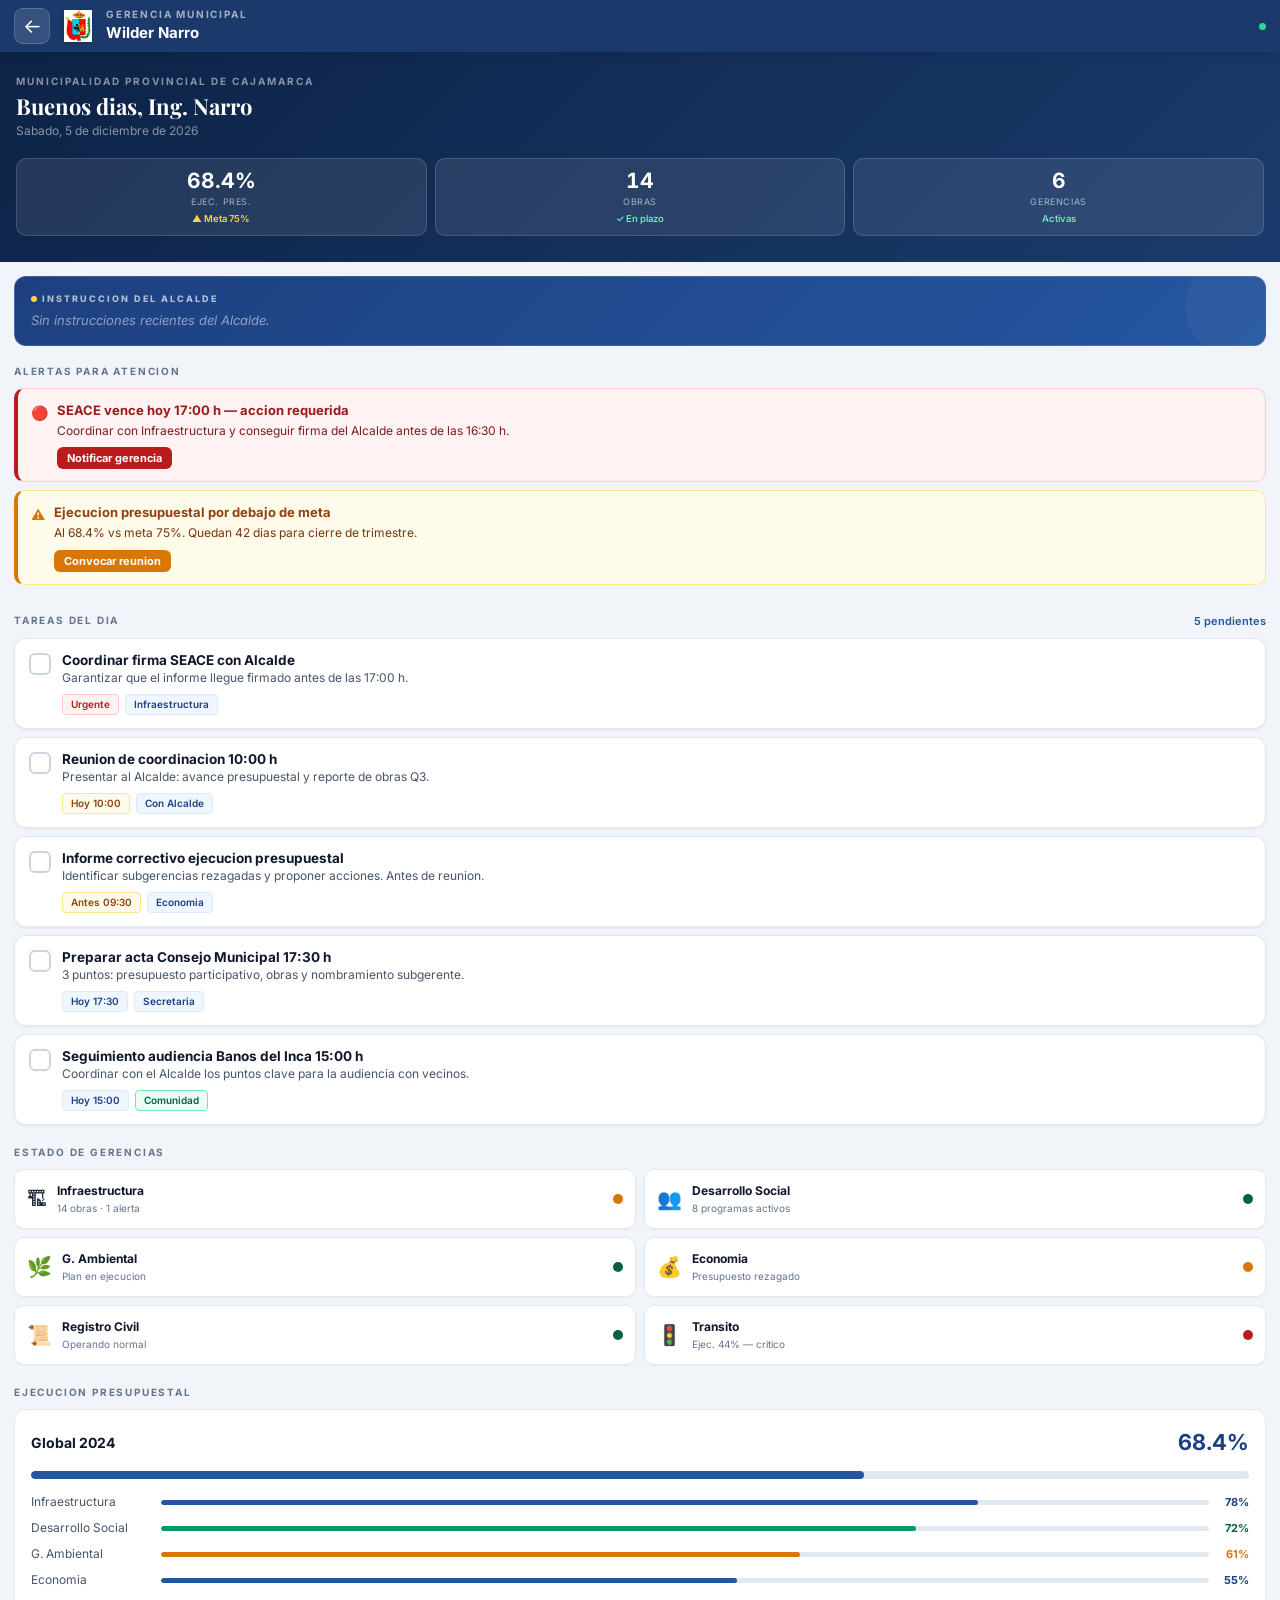
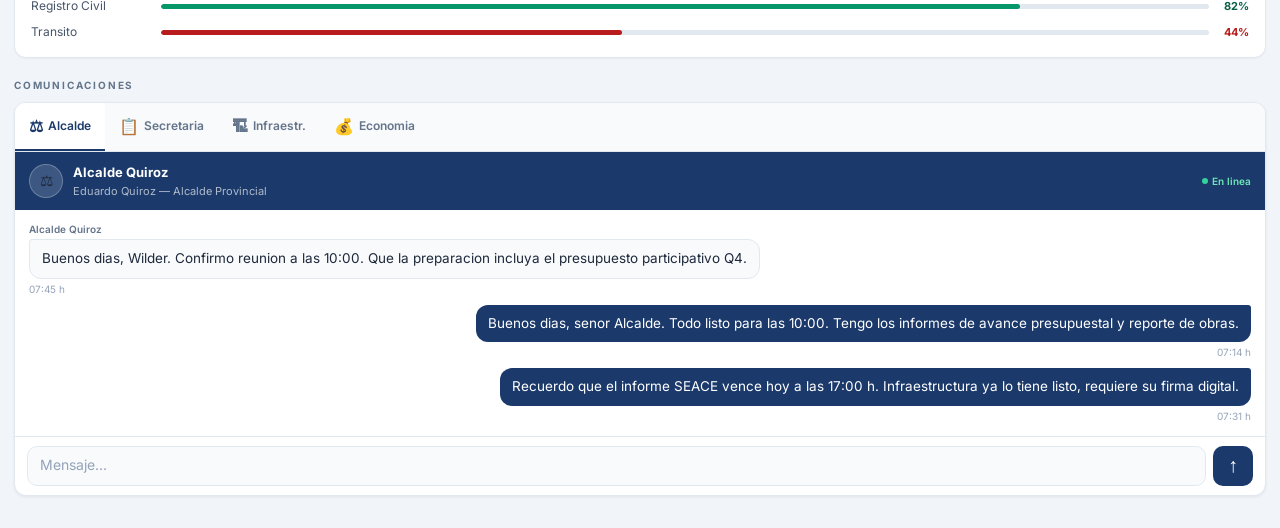
<file: gm.html>
<!DOCTYPE html>
<html lang="es">
<head>
  <meta charset="UTF-8">
  <meta name="viewport" content="width=device-width, initial-scale=1.0, maximum-scale=1.0, user-scalable=no">
  <meta name="theme-color" content="#1B3A6B">
  <!-- Favicon e iconos MPC -->
  <link rel="icon" type="image/svg+xml" href="[data-uri]">
  <link rel="apple-touch-icon" href="[data-uri]">
  <meta name="application-name" content="MPC Centro de Mando">
  <meta name="apple-mobile-web-app-title" content="MPC">
  <title>Gerente Municipal &middot; Centro de Mando</title>
  <link rel="preconnect" href="https://fonts.googleapis.com">
  <link rel="preconnect" href="https://fonts.gstatic.com" crossorigin>
  <link href="https://fonts.googleapis.com/css2?family=Inter:wght@400;500;600;700&family=Playfair+Display:wght@600;700&display=swap" rel="stylesheet">
  <style>
    :root {
      --az900:#0D2347;--az800:#1B3A6B;--az700:#1E4080;--az600:#2456A0;
      --az500:#2F6BC4;--az100:#DBEAFE;--az50:#EFF6FF;
      --gold:#9A7216;
      --red:#B91C1C;--redbg:#FEF2F2;--redbrd:#FECACA;
      --amb:#92400E;--ambbg:#FFFBEB;--ambbrd:#FDE68A;
      --grn:#065F46;--grnbg:#ECFDF5;--grnbrd:#6EE7B7;
      --bg:#F1F5F9;--white:#FFFFFF;--lite:#F8FAFC;
      --t1:#0F172A;--t2:#1E293B;--t3:#475569;--t4:#64748B;--t5:#94A3B8;
      --brd:#E2E8F0;--brdmd:#CBD5E1;
      --font:'Inter',-apple-system,BlinkMacSystemFont,sans-serif;
      --serif:'Playfair Display',Georgia,serif;
    }
    *,*::before,*::after{box-sizing:border-box;margin:0;padding:0}
    html{-webkit-text-size-adjust:100%}
    body{min-height:100dvh;background:var(--bg);color:var(--t2);font-family:var(--font);
      font-size:15px;line-height:1.5;-webkit-tap-highlight-color:transparent;
      overflow-x:hidden;padding-bottom:32px}

    /* TOPBAR */
    .topbar{background:var(--az800);height:52px;display:flex;align-items:center;
      gap:12px;padding:0 14px;position:sticky;top:0;z-index:80;
      box-shadow:0 2px 8px rgba(13,35,71,.3)}
    .back-btn{width:36px;height:36px;border-radius:9px;
      background:rgba(255,255,255,.12);border:1px solid rgba(255,255,255,.18);
      display:flex;align-items:center;justify-content:center;
      font-size:20px;color:#fff;cursor:pointer;flex-shrink:0;
      -webkit-user-select:none;user-select:none}
    .back-btn:active{background:rgba(255,255,255,.22)}
    .tb-logo{width:32px;height:32px;object-fit:contain;flex-shrink:0;
      filter:drop-shadow(0 1px 2px rgba(0,0,0,.2))}
    .tb-info{flex:1;min-width:0}
    .tb-role{font-size:10px;font-weight:700;letter-spacing:1.8px;
      text-transform:uppercase;color:rgba(255,255,255,.60)}
    .tb-name{font-size:15px;font-weight:700;color:#fff;
      white-space:nowrap;overflow:hidden;text-overflow:ellipsis}
    .ldot{width:7px;height:7px;border-radius:50%;background:#34D399;
      animation:blink 2.5s ease-in-out infinite;flex-shrink:0}
    @keyframes blink{0%,100%{opacity:1}55%{opacity:.3}}

    /* HERO — azul oscuro para GM */
    .hero{background:linear-gradient(135deg,#0D2347 0%,#1B3A6B 100%);
      padding:22px 16px 26px}
    .hero-tag{font-size:10px;font-weight:700;letter-spacing:2px;
      text-transform:uppercase;color:rgba(255,255,255,.50);margin-bottom:5px}
    .hero-title{font-family:var(--serif);font-size:22px;font-weight:700;
      color:#fff;line-height:1.15;margin-bottom:3px}
    .hero-date{font-size:12px;color:rgba(255,255,255,.50);margin-bottom:18px}
    .hero-kpis{display:grid;grid-template-columns:repeat(3,1fr);gap:8px}
    .hkpi{background:rgba(255,255,255,.09);border:1px solid rgba(255,255,255,.14);
      border-radius:10px;padding:11px 8px 9px;text-align:center}
    .hk-val{font-size:21px;font-weight:700;color:#fff;line-height:1;
      font-variant-numeric:tabular-nums}
    .hk-lbl{font-size:9px;color:rgba(255,255,255,.60);text-transform:uppercase;
      letter-spacing:.6px;margin-top:4px}
    .hk-trend{font-size:9.5px;font-weight:600;margin-top:3px}
    .tr-warn{color:#FCD34D}.tr-ok{color:#6EE7B7}.tr-red{color:#FCA5A5}

    /* INSTRUCCION DEL ALCALDE — banner especial */
    .instruccion-banner{background:linear-gradient(135deg,#1E4080,#2456A0);
      border-radius:12px;padding:15px 16px;margin:14px 14px 0;
      border:1px solid rgba(255,255,255,.15);position:relative;overflow:hidden}
    .instruccion-banner::before{content:'';position:absolute;right:-20px;top:-20px;
      width:100px;height:100px;border-radius:50%;background:rgba(255,255,255,.04)}
    .ib-tag{font-size:9px;font-weight:800;letter-spacing:2px;text-transform:uppercase;
      color:rgba(255,255,255,.65);margin-bottom:5px;display:flex;align-items:center;gap:5px}
    .ib-dot{width:6px;height:6px;border-radius:50%;background:#FCD34D;
      animation:blink 1.5s ease-in-out infinite}
    .ib-txt{font-size:14px;font-weight:600;color:#fff;line-height:1.5}
    .ib-meta{font-size:11px;color:rgba(255,255,255,.55);margin-top:6px}
    .ib-empty{font-size:13px;color:rgba(255,255,255,.50);font-style:italic}

    /* CONTENT */
    .content{padding:0 14px}
    .shdr{display:flex;align-items:center;justify-content:space-between;padding:20px 0 9px}
    .shdr-t{font-size:10px;font-weight:700;letter-spacing:1.8px;
      text-transform:uppercase;color:var(--t4)}
    .shdr-a{font-size:11px;font-weight:600;color:var(--az600);cursor:pointer}

    /* ALERTAS */
    .alert-item{border-radius:10px;padding:12px 13px;
      display:flex;align-items:flex-start;gap:9px;margin-bottom:8px}
    .ai-r{background:var(--redbg);border:1px solid var(--redbrd);border-left:4px solid var(--red)}
    .ai-a{background:var(--ambbg);border:1px solid var(--ambbrd);border-left:4px solid #D97706}
    .ai-ico{font-size:14px;flex-shrink:0;margin-top:1px}
    .ai-r .ai-ico{color:var(--red)}.ai-a .ai-ico{color:#D97706}
    .ai-body{flex:1;min-width:0}
    .ai-tit{font-size:13px;font-weight:700}
    .ai-r .ai-tit{color:#991B1B}.ai-a .ai-tit{color:var(--amb)}
    .ai-sub{font-size:12px;margin-top:2px;line-height:1.4}
    .ai-r .ai-sub{color:#7F1D1D}.ai-a .ai-sub{color:#78350F}
    .ai-btn{display:inline-block;margin-top:8px;font-size:11px;font-weight:700;
      cursor:pointer;padding:4px 10px;border-radius:6px;border:none;
      font-family:var(--font)}
    .ai-r .ai-btn{background:var(--red);color:#fff}
    .ai-a .ai-btn{background:#D97706;color:#fff}

    /* TAREAS GM */
    .tarea-list{display:flex;flex-direction:column;gap:8px}
    .tarea-card{background:var(--white);border:1px solid var(--brd);border-radius:12px;
      overflow:hidden;box-shadow:0 1px 3px rgba(15,23,42,.07);
      transition:opacity .3s,transform .3s}
    .tarea-inner{padding:13px 14px;display:flex;gap:11px;align-items:flex-start}
    .tarea-check{width:22px;height:22px;border-radius:6px;border:2px solid var(--brdmd);
      flex-shrink:0;cursor:pointer;display:flex;align-items:center;justify-content:center;
      margin-top:1px;transition:all .2s;-webkit-user-select:none;user-select:none}
    .tarea-check.done{background:var(--grn);border-color:var(--grn);color:#fff;font-size:12px}
    .tarea-body{flex:1;min-width:0}
    .tarea-tit{font-size:13.5px;font-weight:700;color:var(--t1);line-height:1.2}
    .tarea-tit.done{color:var(--t4);text-decoration:line-through}
    .tarea-desc{font-size:12px;color:var(--t3);margin-top:2px;line-height:1.4}
    .tarea-tags{display:flex;gap:6px;flex-wrap:wrap;margin-top:7px}
    .tag{font-size:10px;font-weight:600;padding:2px 8px;border-radius:4px}
    .tag-r{background:var(--redbg);color:var(--red);border:1px solid var(--redbrd)}
    .tag-a{background:var(--ambbg);color:var(--amb);border:1px solid var(--ambbrd)}
    .tag-b{background:var(--az50);color:var(--az700);border:1px solid var(--az100)}
    .tag-g{background:var(--grnbg);color:var(--grn);border:1px solid var(--grnbrd)}

    /* SEMAFORO GERENCIAS */
    .ger-grid{display:grid;grid-template-columns:1fr 1fr;gap:8px}
    .ger-card{background:var(--white);border:1px solid var(--brd);border-radius:10px;
      padding:12px;box-shadow:0 1px 2px rgba(15,23,42,.04);
      display:flex;align-items:center;gap:10px}
    .ger-ico{font-size:20px;flex-shrink:0}
    .ger-info{flex:1;min-width:0}
    .ger-name{font-size:12px;font-weight:700;color:var(--t1)}
    .ger-sub{font-size:10px;color:var(--t4);margin-top:1px}
    .ger-status{flex-shrink:0}
    .gs-dot{width:10px;height:10px;border-radius:50%}
    .gs-g{background:var(--grn)}.gs-a{background:#D97706}.gs-r{background:var(--red)}

    /* CHAT MULTI-PESTAÑA GM */
    .chat-box{background:var(--white);border:1px solid var(--brd);
      border-radius:12px;overflow:hidden;box-shadow:0 1px 3px rgba(15,23,42,.07)}
    .chat-tabs{display:flex;border-bottom:1px solid var(--brd);background:var(--lite);
      overflow-x:auto;scrollbar-width:none}
    .chat-tabs::-webkit-scrollbar{display:none}
    .ctab{flex:0 0 auto;padding:11px 14px;font-size:12px;font-weight:600;color:var(--t4);
      cursor:pointer;white-space:nowrap;border-bottom:2px solid transparent;
      transition:color .15s,border-color .15s;-webkit-user-select:none;user-select:none;
      display:flex;align-items:center;gap:6px}
    .ctab.active{color:var(--az800);border-bottom-color:var(--az800);background:var(--white)}
    .ctab:active{opacity:.7}
    .ctab-ico{font-size:16px}
    .chat-panel{display:none;flex-direction:column}
    .chat-panel.active{display:flex}
    .cpanel-hdr{background:var(--az800);padding:11px 14px;
      display:flex;align-items:center;gap:10px}
    .cpanel-av{width:34px;height:34px;border-radius:50%;
      background:rgba(255,255,255,.15);border:1.5px solid rgba(255,255,255,.25);
      display:flex;align-items:center;justify-content:center;font-size:15px;flex-shrink:0}
    .cpanel-name{font-size:13px;font-weight:700;color:#fff}
    .cpanel-role{font-size:11px;color:rgba(255,255,255,.60)}
    .cpanel-status{margin-left:auto;font-size:10px;font-weight:600;color:#6EE7B7;
      display:flex;align-items:center;gap:4px}
    .cpanel-dot{width:6px;height:6px;border-radius:50%;background:#34D399}
    .chat-msgs{padding:14px;display:flex;flex-direction:column;gap:10px;
      max-height:240px;overflow-y:auto}
    .msg{display:flex;flex-direction:column;max-width:82%}
    .msg.recv{align-self:flex-start}.msg.sent{align-self:flex-end;align-items:flex-end}
    .msg-who{font-size:10px;font-weight:600;color:var(--t4);margin-bottom:3px}
    .msg-bub{padding:9px 12px;border-radius:12px;font-size:13px;line-height:1.45;color:var(--t2)}
    .msg.recv .msg-bub{background:var(--lite);border:1px solid var(--brd);border-radius:3px 12px 12px 12px}
    .msg.sent .msg-bub{background:var(--az800);color:#fff;border-radius:12px 3px 12px 12px}
    .msg-time{font-size:10px;color:var(--t5);margin-top:3px}
    .chat-inp-row{border-top:1px solid var(--brd);padding:10px 12px;
      display:flex;gap:8px;align-items:flex-end}
    .chat-inp{flex:1;background:var(--lite);border:1.5px solid var(--brd);
      border-radius:10px;padding:9px 12px;font-family:var(--font);font-size:14px;
      color:var(--t2);outline:none;resize:none;max-height:80px;min-height:42px;
      transition:border-color .18s;-webkit-appearance:none}
    .chat-inp::placeholder{color:var(--t5)}
    .chat-inp:focus{border-color:var(--az600)}
    .send-btn{width:40px;height:40px;border-radius:10px;background:var(--az800);
      border:none;color:#fff;font-size:20px;cursor:pointer;flex-shrink:0;
      display:flex;align-items:center;justify-content:center}
    .send-btn:active{background:var(--az900)}

    /* PRESUPUESTO */
    .pres-card{background:var(--white);border:1px solid var(--brd);border-radius:12px;
      padding:16px;box-shadow:0 1px 2px rgba(15,23,42,.04)}
    .pres-hdr{display:flex;justify-content:space-between;align-items:center;margin-bottom:12px}
    .pres-title{font-size:14px;font-weight:700;color:var(--t1)}
    .pres-pct{font-size:22px;font-weight:700;color:var(--az700)}
    .pres-bar-bg{height:8px;background:var(--brd);border-radius:4px;overflow:hidden;margin-bottom:14px}
    .pres-bar-fill{height:100%;background:var(--az600);border-radius:4px}
    .pres-rows{display:flex;flex-direction:column;gap:8px}
    .pres-row{display:flex;align-items:center;gap:10px}
    .pres-ger{font-size:12px;color:var(--t3);width:120px;flex-shrink:0;
      white-space:nowrap;overflow:hidden;text-overflow:ellipsis}
    .pres-mini-bg{flex:1;height:5px;background:var(--brd);border-radius:3px;overflow:hidden}
    .pres-mini-fill{height:100%;border-radius:3px}
    .pmf-b{background:var(--az600)}.pmf-g{background:#059669}
    .pmf-a{background:#D97706}.pmf-r{background:var(--red)}
    .pres-val{font-size:11px;font-weight:700;min-width:30px;text-align:right}
    .pv-b{color:var(--az700)}.pv-g{color:var(--grn)}.pv-a{color:#D97706}.pv-r{color:var(--red)}

    /* TOAST */
    .toast{position:fixed;bottom:32px;left:50%;
      transform:translateX(-50%) translateY(80px);
      background:var(--t1);color:#fff;font-size:13px;font-weight:600;
      padding:11px 20px;border-radius:30px;white-space:nowrap;
      box-shadow:0 4px 20px rgba(0,0,0,.25);
      transition:transform .3s cubic-bezier(.25,.8,.35,1),opacity .3s;
      opacity:0;z-index:500;pointer-events:none}
    .toast.show{transform:translateX(-50%) translateY(0);opacity:1}

    /* LOAD */
    .load{position:fixed;inset:0;background:var(--white);display:flex;
      flex-direction:column;align-items:center;justify-content:center;
      gap:13px;z-index:300;opacity:0;pointer-events:none;transition:opacity .22s}
    .load.show{opacity:1;pointer-events:all}
    .spin{width:34px;height:34px;border-radius:50%;
      border:3px solid var(--brdmd);border-top-color:var(--az700);
      animation:rot .8s linear infinite}
    @keyframes rot{to{transform:rotate(360deg)}}

    /* ══ CHAT ENGINE v2 ══════════════════════════════ */
    .chat-box{background:var(--white);border:1px solid var(--brd);
      border-radius:12px;overflow:hidden;box-shadow:0 1px 3px rgba(15,23,42,.07)}
    .chat-tabs{display:flex;border-bottom:1px solid var(--brd);
      background:var(--lite);overflow-x:auto;scrollbar-width:none}
    .chat-tabs::-webkit-scrollbar{display:none}
    .ctab{flex:0 0 auto;padding:11px 14px;font-size:12px;font-weight:600;
      color:var(--t4);cursor:pointer;white-space:nowrap;
      border-bottom:2px solid transparent;transition:color .15s,border-color .15s;
      -webkit-user-select:none;user-select:none;display:flex;align-items:center;gap:5px}
    .ctab.active{color:var(--chat-accent,#1B3A6B);border-bottom-color:var(--chat-accent,#1B3A6B);background:var(--white)}
    .chat-panel{display:none;flex-direction:column}
    .chat-panel.active{display:flex}
    .cpanel-hdr{padding:11px 14px;display:flex;align-items:center;gap:10px;
      background:var(--chat-accent,#1B3A6B)}
    .cpanel-av{width:34px;height:34px;border-radius:50%;
      background:rgba(255,255,255,.15);border:1.5px solid rgba(255,255,255,.25);
      display:flex;align-items:center;justify-content:center;font-size:15px;flex-shrink:0}
    .cpanel-name{font-size:13px;font-weight:700;color:#fff}
    .cpanel-role{font-size:11px;color:rgba(255,255,255,.65)}
    .cpanel-online{margin-left:auto;font-size:10px;font-weight:600;
      color:#6EE7B7;display:flex;align-items:center;gap:4px}
    .cpanel-dot{width:6px;height:6px;border-radius:50%;background:#34D399}
    /* Mensajes */
    .chat-msgs{padding:12px 14px;display:flex;flex-direction:column;gap:8px;
      max-height:280px;overflow-y:auto;scroll-behavior:smooth}
    .msg-wrap{display:flex;flex-direction:column;max-width:84%;
      -webkit-user-select:none;user-select:none;position:relative}
    .msg-wrap.recv{align-self:flex-start}
    .msg-wrap.sent{align-self:flex-end;align-items:flex-end}
    .msg-who{font-size:10px;font-weight:600;color:var(--t4);margin-bottom:2px}
    /* Reply quote */
    .msg-quote{background:rgba(0,0,0,.06);border-left:3px solid var(--chat-accent,#1B3A6B);
      border-radius:4px;padding:4px 8px;margin-bottom:4px;
      font-size:11px;color:var(--t3);line-height:1.3}
    .msg-wrap.sent .msg-quote{background:rgba(255,255,255,.15);border-left-color:rgba(255,255,255,.6);color:rgba(255,255,255,.8)}
    /* Burbuja */
    .msg-bub{padding:9px 12px;border-radius:12px;font-size:13.5px;
      line-height:1.45;color:var(--t2);position:relative;word-break:break-word}
    .msg-wrap.recv .msg-bub{background:var(--lite);border:1px solid var(--brd);
      border-radius:3px 12px 12px 12px}
    .msg-wrap.sent .msg-bub{background:var(--chat-accent,#1B3A6B);color:#fff;
      border-radius:12px 3px 12px 12px}
    /* Urgente */
    .msg-wrap.urgent .msg-bub{border:2px solid var(--red)!important}
    .msg-wrap.urgent.sent .msg-bub{background:var(--red)!important}
    .urgent-badge{font-size:9px;font-weight:800;letter-spacing:1px;
      color:var(--red);text-transform:uppercase;margin-bottom:2px}
    .msg-wrap.sent .urgent-badge{color:#FCA5A5}
    /* Footer del mensaje */
    .msg-foot{display:flex;align-items:center;gap:5px;margin-top:3px}
    .msg-time{font-size:10px;color:var(--t5)}
    .msg-wrap.sent .msg-time{color:rgba(255,255,255,.55)}
    .msg-receipt{font-size:11px;color:var(--t5)}
    .msg-wrap.sent .msg-receipt{color:rgba(255,255,255,.65)}
    .msg-receipt.read{color:#34D399}
    /* Menú contextual */
    .ctx-menu{position:fixed;z-index:400;background:var(--white);
      border:1px solid var(--brd);border-radius:12px;
      box-shadow:0 8px 24px rgba(15,23,42,.14);
      overflow:hidden;min-width:160px;
      animation:ctxIn .15s cubic-bezier(.25,.8,.35,1)}
    @keyframes ctxIn{from{opacity:0;transform:scale(.92)}to{opacity:1;transform:none}}
    .ctx-item{padding:12px 16px;font-size:13px;font-weight:600;color:var(--t2);
      cursor:pointer;display:flex;align-items:center;gap:10px;
      transition:background .12s;-webkit-user-select:none;user-select:none}
    .ctx-item:hover{background:var(--lite)}
    .ctx-item.danger{color:var(--red)}
    .ctx-item.danger:hover{background:var(--redbg)}
    .ctx-overlay{position:fixed;inset:0;z-index:399}
    /* Reply preview bar */
    .reply-bar{background:var(--az50);border-top:1px solid var(--az100);
      padding:8px 14px;display:none;align-items:center;gap:8px}
    .reply-bar.show{display:flex}
    .reply-bar-txt{flex:1;font-size:12px;color:var(--az700);
      white-space:nowrap;overflow:hidden;text-overflow:ellipsis}
    .reply-bar-close{font-size:16px;color:var(--t4);cursor:pointer;
      background:none;border:none;padding:2px;flex-shrink:0}
    /* Input row */
    .chat-inp-row{border-top:1px solid var(--brd);padding:9px 12px;
      display:flex;gap:7px;align-items:flex-end;flex-wrap:wrap}
    .chat-inp{flex:1;background:var(--lite);border:1.5px solid var(--brd);
      border-radius:10px;padding:9px 12px;font-family:var(--font);font-size:14px;
      color:var(--t2);outline:none;resize:none;max-height:80px;min-height:40px;
      transition:border-color .18s;-webkit-appearance:none}
    .chat-inp::placeholder{color:var(--t5)}
    .chat-inp:focus{border-color:var(--chat-accent,#1B3A6B)}
    .chat-send{width:38px;height:38px;border-radius:9px;border:none;color:#fff;
      font-size:18px;cursor:pointer;flex-shrink:0;
      display:flex;align-items:center;justify-content:center;
      background:var(--chat-accent,#1B3A6B)}
    .chat-send:active{opacity:.85}
    .chat-urgent-btn{width:38px;height:38px;border-radius:9px;
      background:var(--redbg);border:1px solid var(--redbrd);
      color:var(--red);font-size:16px;cursor:pointer;flex-shrink:0;
      display:flex;align-items:center;justify-content:center;
      -webkit-user-select:none;user-select:none}
    .chat-urgent-btn.on{background:var(--red);color:#fff;border-color:var(--red)}

  </style>
</head>
<body>

<div class="load" id="ls"><div class="spin"></div><p style="font-size:13px;font-weight:500;color:#64748B">Cargando...</p></div>

<nav class="topbar">
  <div class="back-btn" onclick="irA('index.html')">&#8592;</div>
  <img class="tb-logo" src="[data-uri]" alt="Escudo Cajamarca">
  <div class="tb-info">
    <div class="tb-role">Gerencia Municipal</div>
    <div class="tb-name">Wilder Narro</div>
  </div>
  <div class="ldot"></div>
</nav>

<section class="hero">
  <div class="hero-tag">Municipalidad Provincial de Cajamarca</div>
  <div class="hero-title" id="greeting">Buenos dias, Ing. Narro</div>
  <div class="hero-date"  id="hdate"></div>
  <div class="hero-kpis">
    <div class="hkpi"><div class="hk-val">68.4%</div><div class="hk-lbl">Ejec. Pres.</div><div class="hk-trend tr-warn">&#9650; Meta 75%</div></div>
    <div class="hkpi"><div class="hk-val">14</div><div class="hk-lbl">Obras</div><div class="hk-trend tr-ok">&#10003; En plazo</div></div>
    <div class="hkpi"><div class="hk-val">6</div><div class="hk-lbl">Gerencias</div><div class="hk-trend tr-ok">Activas</div></div>
  </div>
</section>

<div class="instruccion-banner">
  <div class="ib-tag"><div class="ib-dot"></div>Instruccion del Alcalde</div>
  <div id="ib-content"><div class="ib-empty">Sin instrucciones recientes del Alcalde.</div></div>
</div>

<div class="content">

<div class="shdr" style="padding-top:18px"><div class="shdr-t">Alertas para atencion</div></div>
<div class="alert-item ai-r">
  <div class="ai-ico">&#128308;</div>
  <div class="ai-body">
    <div class="ai-tit">SEACE vence hoy 17:00 h &mdash; accion requerida</div>
    <div class="ai-sub">Coordinar con Infraestructura y conseguir firma del Alcalde antes de las 16:30 h.</div>
    <button class="ai-btn" onclick="showToast('Recordatorio enviado a Infraestructura')">Notificar gerencia</button>
  </div>
</div>
<div class="alert-item ai-a">
  <div class="ai-ico">&#9888;</div>
  <div class="ai-body">
    <div class="ai-tit">Ejecucion presupuestal por debajo de meta</div>
    <div class="ai-sub">Al 68.4% vs meta 75%. Quedan 42 dias para cierre de trimestre.</div>
    <button class="ai-btn" onclick="showToast('Convocando reunion de gerentes')">Convocar reunion</button>
  </div>
</div>

<div class="shdr"><div class="shdr-t">Tareas del dia</div><div class="shdr-a" id="tarea-cnt">5 pendientes</div></div>
<div class="tarea-list">
  <div class="tarea-card" id="t1">
    <div class="tarea-inner">
      <div class="tarea-check" onclick="toggleTarea('t1')"></div>
      <div class="tarea-body">
        <div class="tarea-tit">Coordinar firma SEACE con Alcalde</div>
        <div class="tarea-desc">Garantizar que el informe llegue firmado antes de las 17:00 h.</div>
        <div class="tarea-tags"><span class="tag tag-r">Urgente</span><span class="tag tag-b">Infraestructura</span></div>
      </div>
    </div>
  </div>

  <div class="tarea-card" id="t2">
    <div class="tarea-inner">
      <div class="tarea-check" onclick="toggleTarea('t2')"></div>
      <div class="tarea-body">
        <div class="tarea-tit">Reunion de coordinacion 10:00 h</div>
        <div class="tarea-desc">Presentar al Alcalde: avance presupuestal y reporte de obras Q3.</div>
        <div class="tarea-tags"><span class="tag tag-a">Hoy 10:00</span><span class="tag tag-b">Con Alcalde</span></div>
      </div>
    </div>
  </div>

  <div class="tarea-card" id="t3">
    <div class="tarea-inner">
      <div class="tarea-check" onclick="toggleTarea('t3')"></div>
      <div class="tarea-body">
        <div class="tarea-tit">Informe correctivo ejecucion presupuestal</div>
        <div class="tarea-desc">Identificar subgerencias rezagadas y proponer acciones. Antes de reunion.</div>
        <div class="tarea-tags"><span class="tag tag-a">Antes 09:30</span><span class="tag tag-b">Economia</span></div>
      </div>
    </div>
  </div>

  <div class="tarea-card" id="t4">
    <div class="tarea-inner">
      <div class="tarea-check" onclick="toggleTarea('t4')"></div>
      <div class="tarea-body">
        <div class="tarea-tit">Preparar acta Consejo Municipal 17:30 h</div>
        <div class="tarea-desc">3 puntos: presupuesto participativo, obras y nombramiento subgerente.</div>
        <div class="tarea-tags"><span class="tag tag-b">Hoy 17:30</span><span class="tag tag-b">Secretaria</span></div>
      </div>
    </div>
  </div>

  <div class="tarea-card" id="t5">
    <div class="tarea-inner">
      <div class="tarea-check" onclick="toggleTarea('t5')"></div>
      <div class="tarea-body">
        <div class="tarea-tit">Seguimiento audiencia Banos del Inca 15:00 h</div>
        <div class="tarea-desc">Coordinar con el Alcalde los puntos clave para la audiencia con vecinos.</div>
        <div class="tarea-tags"><span class="tag tag-b">Hoy 15:00</span><span class="tag tag-g">Comunidad</span></div>
      </div>
    </div>
  </div>

</div>

<div class="shdr"><div class="shdr-t">Estado de gerencias</div></div>
<div class="ger-grid">
  <div class="ger-card"><div class="ger-ico">&#127959;</div><div class="ger-info"><div class="ger-name">Infraestructura</div><div class="ger-sub">14 obras &middot; 1 alerta</div></div><div class="ger-status"><div class="gs-dot gs-a"></div></div></div>
  <div class="ger-card"><div class="ger-ico">&#128101;</div><div class="ger-info"><div class="ger-name">Desarrollo Social</div><div class="ger-sub">8 programas activos</div></div><div class="ger-status"><div class="gs-dot gs-g"></div></div></div>
  <div class="ger-card"><div class="ger-ico">&#127807;</div><div class="ger-info"><div class="ger-name">G. Ambiental</div><div class="ger-sub">Plan en ejecucion</div></div><div class="ger-status"><div class="gs-dot gs-g"></div></div></div>
  <div class="ger-card"><div class="ger-ico">&#128176;</div><div class="ger-info"><div class="ger-name">Economia</div><div class="ger-sub">Presupuesto rezagado</div></div><div class="ger-status"><div class="gs-dot gs-a"></div></div></div>
  <div class="ger-card"><div class="ger-ico">&#128220;</div><div class="ger-info"><div class="ger-name">Registro Civil</div><div class="ger-sub">Operando normal</div></div><div class="ger-status"><div class="gs-dot gs-g"></div></div></div>
  <div class="ger-card"><div class="ger-ico">&#128678;</div><div class="ger-info"><div class="ger-name">Transito</div><div class="ger-sub">Ejec. 44% &mdash; critico</div></div><div class="ger-status"><div class="gs-dot gs-r"></div></div></div>
</div>

<div class="shdr"><div class="shdr-t">Ejecucion presupuestal</div></div>
<div class="pres-card">
  <div class="pres-hdr"><div class="pres-title">Global 2024</div><div class="pres-pct">68.4%</div></div>
  <div class="pres-bar-bg"><div class="pres-bar-fill" style="width:68.4%"></div></div>
  <div class="pres-rows">
    <div class="pres-row"><div class="pres-ger">Infraestructura</div><div class="pres-mini-bg"><div class="pres-mini-fill pmf-b" style="width:78%"></div></div><div class="pres-val pv-b">78%</div></div>
    <div class="pres-row"><div class="pres-ger">Desarrollo Social</div><div class="pres-mini-bg"><div class="pres-mini-fill pmf-g" style="width:72%"></div></div><div class="pres-val pv-g">72%</div></div>
    <div class="pres-row"><div class="pres-ger">G. Ambiental</div><div class="pres-mini-bg"><div class="pres-mini-fill pmf-a" style="width:61%"></div></div><div class="pres-val pv-a">61%</div></div>
    <div class="pres-row"><div class="pres-ger">Economia</div><div class="pres-mini-bg"><div class="pres-mini-fill pmf-b" style="width:55%"></div></div><div class="pres-val pv-b">55%</div></div>
    <div class="pres-row"><div class="pres-ger">Registro Civil</div><div class="pres-mini-bg"><div class="pres-mini-fill pmf-g" style="width:82%"></div></div><div class="pres-val pv-g">82%</div></div>
    <div class="pres-row"><div class="pres-ger">Transito</div><div class="pres-mini-bg"><div class="pres-mini-fill pmf-r" style="width:44%"></div></div><div class="pres-val pv-r">44%</div></div>
  </div>
</div>

<div class="shdr"><div class="shdr-t">Comunicaciones</div></div>
<div class="chat-box">
  <div class="chat-tabs">
    <div class="ctab active" data-tab="alcalde"><span class="ctab-ico">&#9878;</span>Alcalde</div>
    <div class="ctab" data-tab="sec"><span class="ctab-ico">&#128203;</span>Secretaria</div>
    <div class="ctab" data-tab="inf"><span class="ctab-ico">&#127959;</span>Infraestr.</div>
    <div class="ctab" data-tab="eco"><span class="ctab-ico">&#128176;</span>Economia</div>
  </div>
  <div id="chatPanels"></div>
</div>

</div>

<div class="toast" id="toast"></div>

<script>

// ══ CHAT ENGINE v2 ════════════════════════════════════════════════════
// Shared across all dashboards via sessionStorage
// Keys: kausay_chat_{canal} → [{id,from,who,txt,hora,urgent,replyTo}]

var _chatState = {};   // tabId → { replyTo: null|{id,txt} }
var _urgentMode = {};  // tabId → bool
var _ctxMenu = null;

// ── Storage helpers ──────────────────────────────────────────────────
function chatKey(canal) { return 'kausay_chat_' + canal; }

function chatLoad(canal) {
  try {
    var raw = sessionStorage.getItem(chatKey(canal));
    return raw ? JSON.parse(raw) : [];
  } catch(e) { return []; }
}

function chatSave(canal, msgs) {
  try { sessionStorage.setItem(chatKey(canal), JSON.stringify(msgs)); } catch(e) {}
}

function chatAppend(canal, msg) {
  var msgs = chatLoad(canal);
  msgs.push(msg);
  chatSave(canal, msgs);
}

// ── Render un mensaje ────────────────────────────────────────────────
function renderMsg(msg, container, canal) {
  var wrap = document.createElement('div');
  wrap.className = 'msg-wrap ' + msg.from + (msg.urgent ? ' urgent' : '');
  wrap.dataset.id = msg.id;
  wrap.dataset.canal = canal;

  var html = '';
  if (msg.from === 'recv') html += '<div class="msg-who">' + (msg.who||'') + '</div>';
  if (msg.urgent) html += '<div class="urgent-badge">&#128308; URGENTE</div>';
  if (msg.replyTo) {
    html += '<div class="msg-quote">&#8617; ' + msg.replyTo + '</div>';
  }
  html += '<div class="msg-bub">' + escHtml(msg.txt) + '</div>';
  html += '<div class="msg-foot">';
  html += '<span class="msg-time">' + msg.hora + ' h</span>';
  if (msg.from === 'sent') {
    html += '<span class="msg-receipt" id="rcpt-' + msg.id + '">&#10003;</span>';
  }
  html += '</div>';
  wrap.innerHTML = html;

  // Long-press / right-click
  var pressTimer;
  var startX, startY;
  wrap.addEventListener('touchstart', function(e) {
    startX = e.touches[0].clientX; startY = e.touches[0].clientY;
    pressTimer = setTimeout(function() { showCtxMenu(e.touches[0].clientX, e.touches[0].clientY, msg, canal, container); }, 500);
  }, { passive: true });
  wrap.addEventListener('touchmove', function(e) {
    if (Math.abs(e.touches[0].clientX - startX) > 10 || Math.abs(e.touches[0].clientY - startY) > 10) {
      clearTimeout(pressTimer);
    }
  });
  wrap.addEventListener('touchend', function() { clearTimeout(pressTimer); });
  wrap.addEventListener('contextmenu', function(e) {
    e.preventDefault(); showCtxMenu(e.clientX, e.clientY, msg, canal, container);
  });

  container.appendChild(wrap);

  // Read receipt animation (sent only)
  if (msg.from === 'sent' && !msg._skipReceipt) {
    setTimeout(function() {
      var el = document.getElementById('rcpt-' + msg.id);
      if (el) { el.innerHTML = '&#10003;&#10003;'; el.classList.add('read'); }
    }, 1800);
  }
  return wrap;
}

// ── Context menu ─────────────────────────────────────────────────────
function showCtxMenu(x, y, msg, canal, container) {
  closeCtxMenu();
  var overlay = document.createElement('div');
  overlay.className = 'ctx-overlay';
  overlay.addEventListener('click', closeCtxMenu);
  document.body.appendChild(overlay);

  var menu = document.createElement('div');
  menu.className = 'ctx-menu';
  _ctxMenu = menu;

  var items = [
    { ico:'&#128203;', label:'Copiar', action: function() {
        try { navigator.clipboard.writeText(msg.txt); } catch(e){}
        showToast('Mensaje copiado');
      }},
    { ico:'&#8617;', label:'Responder', action: function() {
        setReply(canal, msg);
      }},
    { ico:'&#128308;', label: msg.urgent ? 'Quitar urgente' : 'Marcar urgente', action: function() {
        toggleUrgent(msg.id, canal, container);
      }},
    { ico:'&#128465;', label:'Eliminar', danger: true, action: function() {
        deleteMsg(msg.id, canal, container);
      }}
  ];

  items.forEach(function(item) {
    var d = document.createElement('div');
    d.className = 'ctx-item' + (item.danger ? ' danger' : '');
    d.innerHTML = '<span>' + item.ico + '</span><span>' + item.label + '</span>';
    d.addEventListener('click', function() { closeCtxMenu(); item.action(); });
    menu.appendChild(d);
  });

  // Position menu
  var vw = window.innerWidth, vh = window.innerHeight;
  var mw = 170, mh = items.length * 46;
  var left = Math.min(x, vw - mw - 8);
  var top  = (y + mh > vh) ? y - mh : y;
  menu.style.left = left + 'px';
  menu.style.top  = top + 'px';
  document.body.appendChild(menu);
}

function closeCtxMenu() {
  if (_ctxMenu) { _ctxMenu.remove(); _ctxMenu = null; }
  document.querySelectorAll('.ctx-overlay').forEach(function(el){ el.remove(); });
}

// ── Eliminar mensaje ─────────────────────────────────────────────────
function deleteMsg(id, canal, container) {
  // Remove from DOM
  var wrap = container.querySelector('[data-id="' + id + '"]');
  if (wrap) {
    wrap.style.transition = 'opacity .25s, transform .25s';
    wrap.style.opacity = '0'; wrap.style.transform = 'scale(.9)';
    setTimeout(function(){ wrap.remove(); }, 260);
  }
  // Remove from storage
  var msgs = chatLoad(canal);
  msgs = msgs.filter(function(m){ return m.id !== id; });
  chatSave(canal, msgs);
  showToast('Mensaje eliminado');
}

// ── Urgente ──────────────────────────────────────────────────────────
function toggleUrgent(id, canal, container) {
  var msgs = chatLoad(canal);
  msgs.forEach(function(m){ if(m.id===id) m.urgent = !m.urgent; });
  chatSave(canal, msgs);
  var wrap = container.querySelector('[data-id="' + id + '"]');
  if (wrap) {
    var msg = msgs.find(function(m){ return m.id===id; });
    if (msg) {
      wrap.classList.toggle('urgent', !!msg.urgent);
      // toggle urgente badge
      var existing = wrap.querySelector('.urgent-badge');
      if (msg.urgent && !existing) {
        var badge = document.createElement('div');
        badge.className = 'urgent-badge';
        badge.innerHTML = '&#128308; URGENTE';
        wrap.insertBefore(badge, wrap.querySelector('.msg-bub'));
      } else if (!msg.urgent && existing) {
        existing.remove();
      }
    }
  }
  showToast(msgs.find(function(m){return m.id===id;}) && msgs.find(function(m){return m.id===id;}).urgent ? 'Marcado como urgente' : 'Urgente removido');
}

// ── Reply ────────────────────────────────────────────────────────────
function setReply(canal, msg) {
  if (!_chatState[canal]) _chatState[canal] = {};
  _chatState[canal].replyTo = { id: msg.id, txt: msg.txt.substring(0,60) + (msg.txt.length>60?'…':'') };
  var bar = document.getElementById('reply-bar-' + canal);
  if (bar) {
    bar.querySelector('.reply-bar-txt').textContent = '↩ ' + _chatState[canal].replyTo.txt;
    bar.classList.add('show');
  }
}

function clearReply(canal) {
  if (_chatState[canal]) _chatState[canal].replyTo = null;
  var bar = document.getElementById('reply-bar-' + canal);
  if (bar) bar.classList.remove('show');
}

// ── Enviar mensaje ───────────────────────────────────────────────────
function sendMsg(canal, txt, who, isRecv, autoResp) {
  txt = (txt || '').trim(); if (!txt) return;
  var state = _chatState[canal] || {};
  var msg = {
    id:      'msg_' + Date.now() + '_' + Math.random().toString(36).substr(2,5),
    from:    isRecv ? 'recv' : 'sent',
    who:     who || '',
    txt:     txt,
    hora:    timeNow(),
    urgent:  !isRecv && !!(_urgentMode[canal]),
    replyTo: !isRecv && state.replyTo ? state.replyTo.txt : null
  };
  chatAppend(canal, msg);
  var container = document.getElementById('msgs-' + canal);
  if (container) {
    renderMsg(msg, container, canal);
    container.scrollTop = container.scrollHeight;
  }
  if (!isRecv) {
    clearReply(canal);
    _urgentMode[canal] = false;
    var urgBtn = document.getElementById('urg-btn-' + canal);
    if (urgBtn) urgBtn.classList.remove('on');
    // Cross-dashboard: save last message for other dashboards to pick up
    try {
      sessionStorage.setItem('kausay_last_' + canal, JSON.stringify({ txt: txt, hora: timeNow(), from: MY_ROLE }));
    } catch(e){}
    // Auto response
    if (autoResp) {
      setTimeout(function() {
        sendMsg(canal, autoResp.txt, autoResp.who, true, null);
      }, 1800);
    }
  }
}

// ── Load chat history into container ────────────────────────────────
function loadChat(canal, container) {
  var msgs = chatLoad(canal);
  msgs.forEach(function(m) {
    m._skipReceipt = true; // don't animate on load
    renderMsg(m, container, canal);
  });
  container.scrollTop = container.scrollHeight;
}

// ── Inject incoming cross-dashboard messages ─────────────────────────
function injectIncoming(canal, senderRole, senderName, container) {
  try {
    var key = 'kausay_last_' + canal;
    var raw = sessionStorage.getItem(key);
    if (!raw) return;
    var data = JSON.parse(raw);
    if (!data || data.from === MY_ROLE) return; // don't re-inject own messages
    // Check if already in history
    var msgs = chatLoad(canal);
    var already = msgs.some(function(m){ return m.txt === data.txt && m.hora === data.hora && m.from === 'recv'; });
    if (!already) {
      sendMsg(canal, data.txt, senderName, true, null);
    }
  } catch(e) {}
}

// ── Build a chat panel ───────────────────────────────────────────────
function buildPanel(cfg) {
  // cfg: { canal, tabId, nombre, rol, ico, seedHistory, autoResp }
  var canal = cfg.canal;
  if (!_chatState[canal]) _chatState[canal] = { replyTo: null };
  if (!_urgentMode[canal]) _urgentMode[canal] = false;

  var panel = document.createElement('div');
  panel.className = 'chat-panel' + (cfg.first ? ' active' : '');
  panel.id = 'panel-' + cfg.tabId;

  // Header
  var hdr = '<div class="cpanel-hdr">' +
    '<div class="cpanel-av">' + cfg.ico + '</div>' +
    '<div><div class="cpanel-name">' + cfg.nombre + '</div>' +
    '<div class="cpanel-role">' + cfg.rol + '</div></div>' +
    '<div class="cpanel-online"><div class="cpanel-dot"></div>En linea</div>' +
    '</div>';

  // Reply bar
  var replyBar = '<div class="reply-bar" id="reply-bar-' + canal + '">' +
    '<div class="reply-bar-txt"></div>' +
    '<button class="reply-bar-close" onclick="clearReply(\'' + canal + '\')">&#10005;</button>' +
    '</div>';

  // Messages container
  var msgsDiv = '<div class="chat-msgs" id="msgs-' + canal + '"></div>';

  // Input row
  var inpRow = '<div class="chat-inp-row">' +
    '<button class="chat-urgent-btn" id="urg-btn-' + canal + '" title="Marcar urgente" onclick="toggleUrgentMode(\'' + canal + '\')">&#128308;</button>' +
    '<textarea class="chat-inp" id="inp-' + canal + '" placeholder="Mensaje a ' + cfg.nombre + '..." rows="1"></textarea>' +
    '<button class="chat-send" data-canal="' + canal + '">&#8593;</button>' +
    '</div>';

  panel.innerHTML = hdr + replyBar + msgsDiv + inpRow;
  cfg.container.appendChild(panel);

  // Seed initial history if storage is empty
  var existing = chatLoad(canal);
  if (existing.length === 0 && cfg.seedHistory) {
    cfg.seedHistory.forEach(function(m) { chatAppend(canal, m); });
  }
  // Load from storage
  var mc = panel.querySelector('#msgs-' + canal);
  loadChat(canal, mc);

  // Inject any incoming cross-dashboard message
  injectIncoming(canal, cfg.senderRole, cfg.nombre, mc);

  // Send button
  panel.querySelector('.chat-send').addEventListener('click', function() {
    var inp = document.getElementById('inp-' + canal);
    sendMsg(canal, inp.value, '', false, cfg.autoResp);
    inp.value = '';
  });

  // Enter key
  panel.querySelector('#inp-' + canal).addEventListener('keydown', function(e) {
    if (e.key === 'Enter' && !e.shiftKey) {
      e.preventDefault();
      sendMsg(canal, this.value, '', false, cfg.autoResp);
      this.value = '';
    }
  });
}

function toggleUrgentMode(canal) {
  _urgentMode[canal] = !_urgentMode[canal];
  var btn = document.getElementById('urg-btn-' + canal);
  if (btn) btn.classList.toggle('on', !!_urgentMode[canal]);
  showToast(_urgentMode[canal] ? '&#128308; Modo urgente activado' : 'Modo urgente desactivado');
}

// ── Tab switcher ─────────────────────────────────────────────────────
function initChatTabs(accentColor) {
  if (accentColor) {
    document.documentElement.style.setProperty('--chat-accent', accentColor);
  }
  document.querySelectorAll('.ctab').forEach(function(t) {
    t.addEventListener('click', function() {
      var id = this.dataset.tab;
      document.querySelectorAll('.ctab').forEach(function(x){ x.classList.remove('active'); });
      document.querySelectorAll('.chat-panel').forEach(function(x){ x.classList.remove('active'); });
      this.classList.add('active');
      document.getElementById('panel-' + id).classList.add('active');
    });
  });
}

// ── Helpers ──────────────────────────────────────────────────────────
function timeNow() {
  var n = new Date();
  return String(n.getHours()).padStart(2,'0') + ':' + String(n.getMinutes()).padStart(2,'0');
}
function escHtml(s) {
  return String(s).replace(/&/g,'&amp;').replace(/</g,'&lt;').replace(/>/g,'&gt;');
}
function showToast(msg) {
  var t = document.getElementById('toast');
  if (!t) return;
  t.innerHTML = msg; t.classList.add('show');
  clearTimeout(t._tid);
  t._tid = setTimeout(function(){ t.classList.remove('show'); }, 3000);
}
// ══ END CHAT ENGINE ═══════════════════════════════════════════════════

// ── GM SPECIFIC ──
var MY_ROLE = 'gm';


// INIT
(function() {
  var n   = new Date();
  var h   = n.getHours();
  var sal = h < 12 ? 'Buenos dias' : h < 19 ? 'Buenas tardes' : 'Buenas noches';
  document.getElementById('greeting').textContent = sal + ', Ing. Narro';
  var dias  = ['Domingo','Lunes','Martes','Miercoles','Jueves','Viernes','Sabado'];
  var meses = ['enero','febrero','marzo','abril','mayo','junio',
               'julio','agosto','septiembre','octubre','noviembre','diciembre'];
  document.getElementById('hdate').textContent =
    dias[n.getDay()] + ', ' + n.getDate() + ' de ' + meses[n.getMonth()] + ' de ' + n.getFullYear();
  // Mostrar instruccion del Alcalde si existe
  try {
    var inst = sessionStorage.getItem('kausay_instruccion');
    var hora = sessionStorage.getItem('kausay_instruccion_hora') || '';
    var dest = sessionStorage.getItem('kausay_instruccion_dest') || '';
    var el   = document.getElementById('ib-content');
    if (inst && el) {
      el.innerHTML =
        '<div class="ib-txt">' + inst + '</div>' +
        '<div class="ib-meta">Emitida ' + (hora ? 'a las ' + hora + ' h' : 'hoy') +
        (dest ? ' &middot; Para: ' + dest : '') + '</div>';
    }
    // Mostrar ultimo msg del Alcalde en chat
    var msg = sessionStorage.getItem('kausay_msg_alcalde_gm') || sessionStorage.getItem('kausay_msg_alcalde');
    var mhora = sessionStorage.getItem('kausay_msg_alcalde_gm_hora') || sessionStorage.getItem('kausay_msg_hora') || '';
    if (msg) {
      var msgDiv = document.createElement('div');
      msgDiv.className = 'msg recv';
      msgDiv.innerHTML = '<div class="msg-who">Alcalde Quiroz</div>' +
        '<div class="msg-bub">' + msg + '</div>' +
        '<div class="msg-time">' + mhora + ' h</div>';
      var container = document.getElementById('msgs-alcalde');
      if (container) { container.appendChild(msgDiv); container.scrollTop = container.scrollHeight; }
    }
  } catch(e) {}
})();

// NAVEGACION
function irA(pg) {
  document.getElementById('ls').classList.add('show');
  setTimeout(function() { window.location.href = pg; }, 480);
}

// TAREAS - marcar como hecho
function toggleTarea(id) {
  var card = document.getElementById(id);
  if (!card) return;
  var check = card.querySelector('.tarea-check');
  var tit   = card.querySelector('.tarea-tit');
  var done  = check.classList.contains('done');
  if (done) {
    check.classList.remove('done');
    check.textContent = '';
    tit.classList.remove('done');
  } else {
    check.classList.add('done');
    check.innerHTML = '&#10003;';
    tit.classList.add('done');
    showToast('Tarea completada');
  }
}

// CHAT MULTI-PESTAÑA
var tabActiva = 'alcalde';

var TABS = {
  alcalde: {
    nombre: 'Alcalde Quiroz',
    rol: 'Eduardo Quiroz &mdash; Alcalde Provincial',
    ico: '&#9878;',
    historial: [
      { from:'recv', who:'Alcalde Quiroz', txt:'Buenos dias, Wilder. Confirmo reunion a las 10:00. Que la preparacion incluya el presupuesto participativo Q4.', hora:'07:45' },
      { from:'sent', who:'', txt:'Buenos dias, senor Alcalde. Todo listo para las 10:00. Tengo los informes de avance presupuestal y reporte de obras.', hora:'07:14' },
      { from:'sent', who:'', txt:'Recuerdo que el informe SEACE vence hoy a las 17:00 h. Infraestructura ya lo tiene listo, requiere su firma digital.', hora:'07:31' }
    ]
  },
  sec: {
    nombre: 'Secretaria Torres',
    rol: 'Maria Luisa Torres &mdash; Secretaria de Despacho',
    ico: '&#128203;',
    historial: [
      { from:'recv', who:'Secretaria Torres', txt:'Gerente, le recuerdo que el Alcalde tiene audiencia a las 15:00 h con vecinos de Banos del Inca. Necesito confirmar la agenda del Consejo Municipal 17:30 h.', hora:'07:20' },
      { from:'sent', who:'', txt:'Confirmado. El Consejo Municipal va con 3 puntos: presupuesto, obras y nombramiento de subgerente. Prepare el acta previa.', hora:'07:35' }
    ]
  },
  inf: {
    nombre: 'Ger. Infraestructura',
    rol: 'Gerencia de Infraestructura',
    ico: '&#127959;',
    historial: [
      { from:'recv', who:'Ger. Infraestructura', txt:'Gerente, el informe SEACE esta completo. Solo falta la firma del Alcalde. Le envio el link del sistema.', hora:'06:50' },
      { from:'sent', who:'', txt:'Coordine con Secretaria para que el Alcalde lo firme antes de las 16:00 h. No podemos arriesgar la penalidad.', hora:'07:02' }
    ]
  },
  eco: {
    nombre: 'Ger. Economia',
    rol: 'Gerencia de Economia',
    ico: '&#128176;',
    historial: [
      { from:'recv', who:'Ger. Economia', txt:'Gerente, la ejecucion presupuestal esta al 68.4%. Para llegar al 75% en 42 dias necesitamos acelerar compromisos en 3 subgerencias.', hora:'07:10' },
      { from:'sent', who:'', txt:'Prepare un informe con las subgerencias rezagadas y las acciones correctivas. Lo necesito para la reunion de las 10:00 h.', hora:'07:22' }
    ]
  }
};

function cambiarTab(tabId) {
  tabActiva = tabId;
  document.querySelectorAll('.ctab').forEach(function(t) {
    t.classList.toggle('active', t.dataset.tab === tabId);
  });
  document.querySelectorAll('.chat-panel').forEach(function(p) {
    p.classList.toggle('active', p.id === 'panel-' + tabId);
  });
}

function renderMsg(msg, container) {
  var div = document.createElement('div');
  div.className = 'msg ' + msg.from;
  var html = '';
  if (msg.from === 'recv') html += '<div class="msg-who">' + msg.who + '</div>';
  html += '<div class="msg-bub">' + msg.txt + '</div>';
  html += '<div class="msg-time">' + msg.hora + ' h</div>';
  div.innerHTML = html;
  container.appendChild(div);
}

function enviarMsg(tabId) {
  var inp = document.getElementById('inp-' + tabId);
  var txt = (inp ? inp.value : '').trim();
  if (!txt) return;
  var msgs = document.getElementById('msgs-' + tabId);
  var n = new Date();
  var h = String(n.getHours()).padStart(2,'0');
  var m = String(n.getMinutes()).padStart(2,'0');
  var hora = h + ':' + m;
  renderMsg({ from:'sent', who:'', txt:txt, hora:hora }, msgs);
  inp.value = '';
  msgs.scrollTop = msgs.scrollHeight;
  try { sessionStorage.setItem('kausay_msg_gm_' + tabId, txt); } catch(e){}
  var resp = {
    alcalde: 'Entendido, Gerente. Lo atendere.',
    sec:     'Anotado. Procedo de inmediato.',
    inf:     'Recibido, Gerente. Atenderemos.',
    eco:     'Entendido. Le enviare el informe.'
  };
  var quien = { alcalde:'Alcalde Quiroz', sec:'Secretaria Torres', inf:'Ger. Infraestructura', eco:'Ger. Economia' };
  setTimeout(function() {
    renderMsg({ from:'recv', who:quien[tabId], txt:resp[tabId], hora:hora }, msgs);
    msgs.scrollTop = msgs.scrollHeight;
  }, 1600);
}

function buildPanels() {
  var container = document.getElementById('chatPanels');
  Object.keys(TABS).forEach(function(tabId) {
    var tab = TABS[tabId];
    var panel = document.createElement('div');
    panel.className = 'chat-panel' + (tabId === 'alcalde' ? ' active' : '');
    panel.id = 'panel-' + tabId;
    var hdr = '<div class="cpanel-hdr">' +
      '<div class="cpanel-av">' + tab.ico + '</div>' +
      '<div><div class="cpanel-name">' + tab.nombre + '</div>' +
      '<div class="cpanel-role">' + tab.rol + '</div></div>' +
      '<div class="cpanel-status"><div class="cpanel-dot"></div>En linea</div>' +
      '</div>';
    var msgsDiv = '<div class="chat-msgs" id="msgs-' + tabId + '"></div>';
    var inpDiv = '<div class="chat-inp-row">' +
      '<textarea class="chat-inp" id="inp-' + tabId + '" placeholder="Mensaje..." rows="1"></textarea>' +
      '<button class="send-btn" data-tab="' + tabId + '">&#8593;</button>' +
      '</div>';
    panel.innerHTML = hdr + msgsDiv + inpDiv;
    container.appendChild(panel);
    var mc = panel.querySelector('#msgs-' + tabId);
    tab.historial.forEach(function(m) { renderMsg(m, mc); });
    mc.scrollTop = mc.scrollHeight;
    panel.querySelector('.send-btn').addEventListener('click', function() {
      enviarMsg(this.dataset.tab);
    });
    panel.querySelector('.chat-inp').addEventListener('keydown', function(e) {
      if (e.key === 'Enter' && !e.shiftKey) { e.preventDefault(); enviarMsg(tabId); }
    });
  });
}
buildPanels();

document.querySelectorAll('.ctab').forEach(function(t) {
  t.addEventListener('click', function() { cambiarTab(this.dataset.tab); });
});

// TOAST
function showToast(msg) {
  var t = document.getElementById('toast');
  t.textContent = msg;
  t.classList.add('show');
  setTimeout(function() { t.classList.remove('show'); }, 3000);
}

</script>
</body>
</html>
</file>
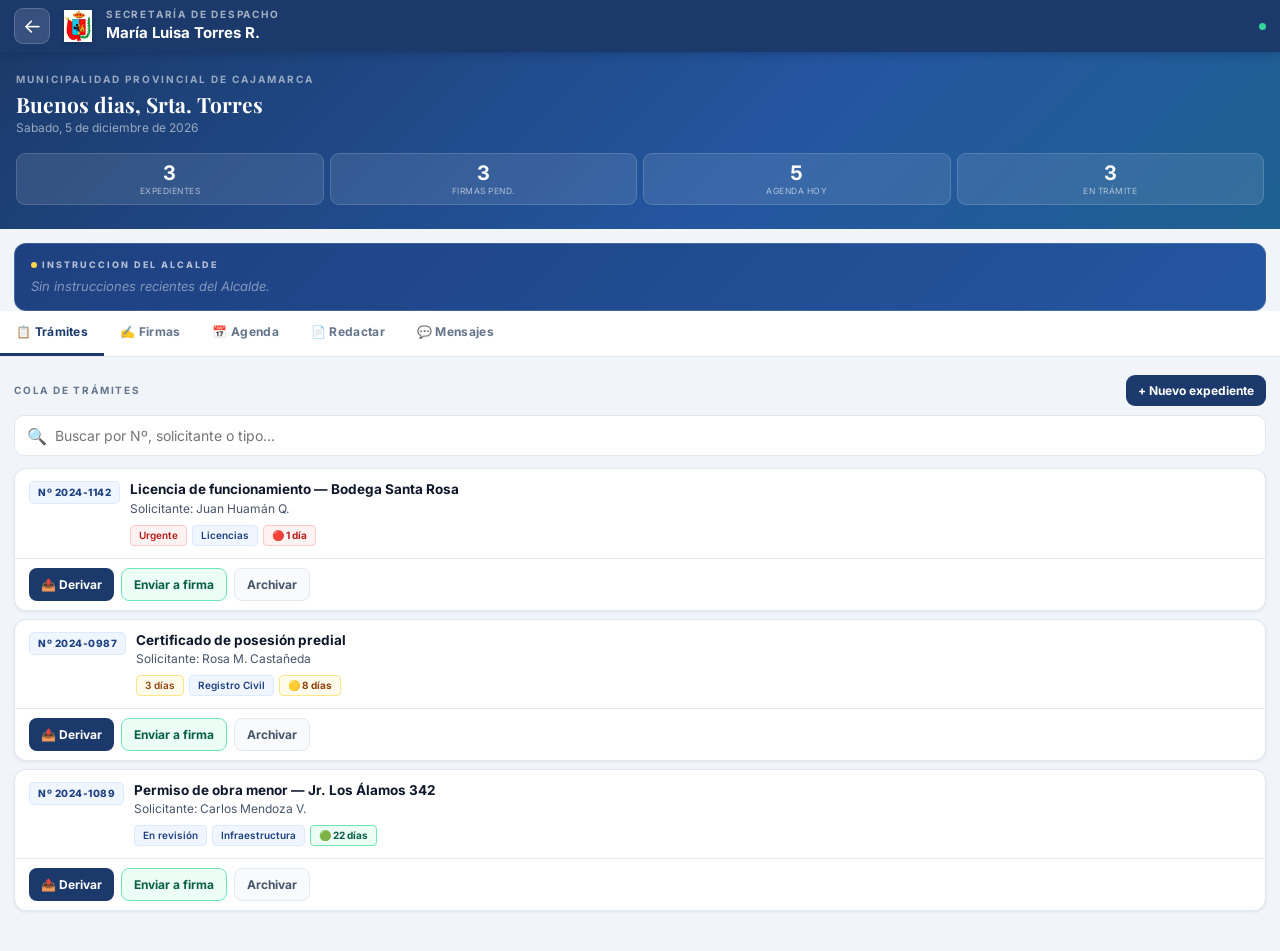
<file: secretaria.html>
<!DOCTYPE html>
<html lang="es">
<head>
  <meta charset="UTF-8">
  <meta name="viewport" content="width=device-width, initial-scale=1.0, maximum-scale=1.0, user-scalable=no">
  <meta name="theme-color" content="#1B3A6B">
  <!-- Favicon e iconos MPC -->
  <link rel="icon" type="image/svg+xml" href="[data-uri]">
  <link rel="apple-touch-icon" href="[data-uri]">
  <meta name="application-name" content="MPC Centro de Mando">
  <meta name="apple-mobile-web-app-title" content="MPC">
  <title>Secretar&iacute;a &middot; Centro de Mando</title>
  <link rel="preconnect" href="https://fonts.googleapis.com">
  <link rel="preconnect" href="https://fonts.gstatic.com" crossorigin>
  <link href="https://fonts.googleapis.com/css2?family=Inter:wght@400;500;600;700&family=Playfair+Display:wght@600;700&display=swap" rel="stylesheet">
  <style>
    :root {
      --az900:#0D2347;--az800:#1B3A6B;--az700:#1E4080;--az600:#2456A0;
      --az100:#DBEAFE;--az50:#EFF6FF;
      --gold:#9A7216;
      --red:#B91C1C;--redbg:#FEF2F2;--redbrd:#FECACA;
      --amb:#92400E;--ambbg:#FFFBEB;--ambbrd:#FDE68A;
      --grn:#065F46;--grnbg:#ECFDF5;--grnbrd:#6EE7B7;
      --bg:#F1F5F9;--white:#FFFFFF;--lite:#F8FAFC;
      --t1:#0F172A;--t2:#1E293B;--t3:#475569;--t4:#64748B;--t5:#94A3B8;
      --brd:#E2E8F0;--brdmd:#CBD5E1;
      --font:'Inter',-apple-system,BlinkMacSystemFont,sans-serif;
      --serif:'Playfair Display',Georgia,serif;
    }
    *,*::before,*::after{box-sizing:border-box;margin:0;padding:0}
    html{-webkit-text-size-adjust:100%}
    body{min-height:100dvh;background:var(--bg);color:var(--t2);
      font-family:var(--font);font-size:15px;line-height:1.5;
      -webkit-tap-highlight-color:transparent;overflow-x:hidden;padding-bottom:40px}

    /* TOPBAR */
    .topbar{background:var(--az800);height:52px;display:flex;align-items:center;
      gap:12px;padding:0 14px;position:sticky;top:0;z-index:80;
      box-shadow:0 2px 8px rgba(13,35,71,.3)}
    .back-btn{width:36px;height:36px;border-radius:9px;
      background:rgba(255,255,255,.12);border:1px solid rgba(255,255,255,.18);
      display:flex;align-items:center;justify-content:center;
      font-size:20px;color:#fff;cursor:pointer;flex-shrink:0;
      -webkit-user-select:none;user-select:none}
    .back-btn:active{background:rgba(255,255,255,.22)}
    .tb-logo{width:32px;height:32px;object-fit:contain;flex-shrink:0;
      filter:drop-shadow(0 1px 2px rgba(0,0,0,.2))}
    .tb-info{flex:1;min-width:0}
    .tb-role{font-size:10px;font-weight:700;letter-spacing:1.8px;
      text-transform:uppercase;color:rgba(255,255,255,.60)}
    .tb-name{font-size:15px;font-weight:700;color:#fff;
      white-space:nowrap;overflow:hidden;text-overflow:ellipsis}
    .ldot{width:7px;height:7px;border-radius:50%;background:#34D399;
      animation:blink 2.5s ease-in-out infinite;flex-shrink:0}
    @keyframes blink{0%,100%{opacity:1}55%{opacity:.3}}

    /* HERO */
    .hero{background:linear-gradient(135deg,#1B3A6B 0%,#2456A0 60%,#1E6091 100%);
      padding:20px 16px 24px}
    .hero-tag{font-size:10px;font-weight:700;letter-spacing:2px;
      text-transform:uppercase;color:rgba(255,255,255,.55);margin-bottom:5px}
    .hero-title{font-family:var(--serif);font-size:21px;font-weight:700;
      color:#fff;line-height:1.15;margin-bottom:3px}
    .hero-date{font-size:12px;color:rgba(255,255,255,.55);margin-bottom:16px}
    .hero-stats{display:grid;grid-template-columns:repeat(4,1fr);gap:6px}
    .hstat{background:rgba(255,255,255,.10);border:1px solid rgba(255,255,255,.15);
      border-radius:9px;padding:9px 6px 8px;text-align:center}
    .hs-val{font-size:20px;font-weight:700;color:#fff;line-height:1;
      font-variant-numeric:tabular-nums}
    .hs-lbl{font-size:8.5px;color:rgba(255,255,255,.60);text-transform:uppercase;
      letter-spacing:.5px;margin-top:3px;line-height:1.2}

    /* INSTRUCCION ALCALDE */
    .inst-banner{background:linear-gradient(135deg,#1E4080,#2456A0);
      border-radius:12px;padding:14px 16px;margin:14px 14px 0;
      border:1px solid rgba(255,255,255,.15)}
    .ib-tag{font-size:9px;font-weight:800;letter-spacing:2px;
      text-transform:uppercase;color:rgba(255,255,255,.65);
      margin-bottom:5px;display:flex;align-items:center;gap:5px}
    .ib-pulse{width:6px;height:6px;border-radius:50%;background:#FCD34D;
      animation:blink 1.5s ease-in-out infinite}
    .ib-txt{font-size:13.5px;font-weight:600;color:#fff;line-height:1.5}
    .ib-meta{font-size:11px;color:rgba(255,255,255,.55);margin-top:5px}
    .ib-empty{font-size:13px;color:rgba(255,255,255,.45);font-style:italic}

    /* NAV TABS principales */
    .main-tabs{display:flex;background:var(--white);border-bottom:1px solid var(--brd);
      position:sticky;top:52px;z-index:70;overflow-x:auto;scrollbar-width:none}
    .main-tabs::-webkit-scrollbar{display:none}
    .mtab{flex:0 0 auto;padding:12px 16px;font-size:12px;font-weight:700;
      color:var(--t4);cursor:pointer;white-space:nowrap;
      border-bottom:3px solid transparent;transition:color .15s,border-color .15s;
      -webkit-user-select:none;user-select:none;letter-spacing:.3px}
    .mtab.active{color:var(--az800);border-bottom-color:var(--az800)}
    .tab-section{display:none}.tab-section.active{display:block}

    /* CONTENT */
    .content{padding:0 14px}
    .shdr{display:flex;align-items:center;justify-content:space-between;padding:18px 0 9px}
    .shdr-t{font-size:10px;font-weight:700;letter-spacing:1.8px;
      text-transform:uppercase;color:var(--t4)}
    .shdr-a{font-size:11px;font-weight:600;color:var(--az600);cursor:pointer;
      display:flex;align-items:center;gap:4px}

    /* BTN PRIMARIO */
    .btn-primary{padding:10px 16px;border-radius:9px;border:none;
      background:var(--az800);color:#fff;font-family:var(--font);
      font-size:13px;font-weight:700;cursor:pointer;display:flex;
      align-items:center;gap:6px;-webkit-user-select:none;user-select:none}
    .btn-primary:active{background:var(--az900)}
    .btn-secondary{padding:9px 14px;border-radius:9px;border:1px solid var(--brd);
      background:var(--white);color:var(--t3);font-family:var(--font);
      font-size:13px;font-weight:600;cursor:pointer;
      -webkit-user-select:none;user-select:none}
    .btn-secondary:active{background:var(--lite)}

    /* BUSCADOR */
    .search-box{position:relative;margin-bottom:12px}
    .search-inp{width:100%;background:var(--white);border:1.5px solid var(--brd);
      border-radius:10px;padding:11px 14px 11px 40px;font-family:var(--font);
      font-size:14px;color:var(--t2);outline:none;-webkit-appearance:none;
      transition:border-color .18s}
    .search-inp:focus{border-color:var(--az600)}
    .search-ico{position:absolute;left:13px;top:50%;transform:translateY(-50%);
      font-size:16px;color:var(--t4);pointer-events:none}

    /* EXPEDIENTES / TRAMITES */
    .exp-list{display:flex;flex-direction:column;gap:8px}
    .exp-card{background:var(--white);border:1px solid var(--brd);border-radius:12px;
      overflow:hidden;box-shadow:0 1px 3px rgba(15,23,42,.07)}
    .exp-hdr{padding:12px 14px;display:flex;gap:10px;align-items:flex-start}
    .exp-num{font-size:10px;font-weight:800;letter-spacing:.5px;
      color:var(--az700);background:var(--az50);border:1px solid var(--az100);
      border-radius:5px;padding:3px 8px;flex-shrink:0;white-space:nowrap}
    .exp-body{flex:1;min-width:0}
    .exp-tit{font-size:13.5px;font-weight:700;color:var(--t1);line-height:1.2}
    .exp-sol{font-size:12px;color:var(--t3);margin-top:2px}
    .exp-tags{display:flex;gap:5px;flex-wrap:wrap;margin-top:7px;
      align-items:center}
    .etag{font-size:10px;font-weight:600;padding:2px 8px;border-radius:4px}
    .et-r{background:var(--redbg);color:var(--red);border:1px solid var(--redbrd)}
    .et-a{background:var(--ambbg);color:var(--amb);border:1px solid var(--ambbrd)}
    .et-b{background:var(--az50);color:var(--az700);border:1px solid var(--az100)}
    .et-g{background:var(--grnbg);color:var(--grn);border:1px solid var(--grnbrd)}
    /* Plazo */
    .plazo-chip{font-size:10px;font-weight:700;padding:2px 8px;border-radius:4px;
      display:flex;align-items:center;gap:3px}
    .pc-r{background:var(--redbg);color:var(--red);border:1px solid var(--redbrd)}
    .pc-a{background:var(--ambbg);color:var(--amb);border:1px solid var(--ambbrd)}
    .pc-g{background:var(--grnbg);color:var(--grn);border:1px solid var(--grnbrd)}
    .exp-footer{border-top:1px solid var(--brd);padding:9px 14px;
      display:flex;gap:7px;flex-wrap:wrap}
    .ef-btn{padding:8px 12px;border-radius:8px;border:none;font-family:var(--font);
      font-size:12px;font-weight:700;cursor:pointer;
      -webkit-user-select:none;user-select:none}
    .ef-blue{background:var(--az800);color:#fff}
    .ef-blue:active{background:var(--az900)}
    .ef-gray{background:var(--lite);border:1px solid var(--brd);color:var(--t3)}
    .ef-gray:active{background:var(--brd)}
    .ef-grn{background:var(--grnbg);border:1px solid var(--grnbrd);color:var(--grn)}
    .ef-grn:active{opacity:.8}
    .ef-red{background:var(--redbg);border:1px solid var(--redbrd);color:var(--red)}

    /* DOCUMENTOS PARA FIRMA */
    .doc-list{display:flex;flex-direction:column;gap:8px}
    .doc-card{background:var(--white);border:1px solid var(--brd);border-radius:12px;
      padding:14px;box-shadow:0 1px 2px rgba(15,23,42,.04)}
    .doc-top{display:flex;align-items:flex-start;gap:11px;margin-bottom:10px}
    .doc-ico{width:40px;height:40px;border-radius:10px;flex-shrink:0;
      display:flex;align-items:center;justify-content:center;font-size:18px}
    .di-r{background:var(--redbg)}.di-a{background:var(--ambbg)}.di-b{background:var(--az50)}
    .doc-info{flex:1;min-width:0}
    .doc-name{font-size:13.5px;font-weight:700;color:var(--t1);line-height:1.2}
    .doc-meta{font-size:11.5px;color:var(--t4);margin-top:3px}
    .doc-estado{display:inline-flex;align-items:center;gap:4px;
      font-size:10px;font-weight:700;padding:2px 8px;border-radius:4px;margin-top:5px}
    .de-pend{background:var(--ambbg);color:var(--amb);border:1px solid var(--ambbrd)}
    .de-env{background:var(--grnbg);color:var(--grn);border:1px solid var(--grnbrd)}
    .de-firm{background:var(--az50);color:var(--az700);border:1px solid var(--az100)}
    .doc-actions{display:flex;gap:7px;flex-wrap:wrap}

    /* AGENDA */
    .agenda-list{display:flex;flex-direction:column;gap:0}
    .agenda-item{background:var(--white);border:1px solid var(--brd);
      display:flex;align-items:stretch;overflow:hidden;
      position:relative;transition:opacity .25s}
    .agenda-item:first-child{border-radius:10px 10px 0 0}
    .agenda-item:last-child{border-radius:0 0 10px 10px}
    .agenda-item:not(:last-child){border-bottom:none}
    .agenda-hora-col{width:58px;flex-shrink:0;background:var(--az800);
      display:flex;flex-direction:column;align-items:center;justify-content:center;
      font-size:12px;font-weight:700;color:#fff;padding:8px 4px;text-align:center}
    .agenda-body{flex:1;padding:11px 12px;display:flex;align-items:center;gap:9px;
      min-width:0}
    .agenda-ico{font-size:17px;flex-shrink:0}
    .agenda-info{flex:1;min-width:0}
    .agenda-tit{font-size:13px;font-weight:700;color:var(--t1);line-height:1.2}
    .agenda-sub{font-size:11px;color:var(--t4);margin-top:1px;
      white-space:nowrap;overflow:hidden;text-overflow:ellipsis}
    .agenda-actions{display:flex;flex-direction:column;gap:4px;flex-shrink:0}
    .agenda-del{background:none;border:none;font-size:16px;cursor:pointer;
      color:var(--t5);padding:4px;-webkit-user-select:none;user-select:none}
    .agenda-badge{font-size:10px;font-weight:600;padding:2px 7px;
      border-radius:4px;white-space:nowrap}
    .ab-r{background:var(--redbg);color:var(--red);border:1px solid var(--redbrd)}
    .ab-b{background:var(--az50);color:var(--az700);border:1px solid var(--az100)}
    .ab-g{background:var(--grnbg);color:var(--grn);border:1px solid var(--grnbrd)}
    .ab-a{background:var(--ambbg);color:var(--amb);border:1px solid var(--ambbrd)}

    /* GENERADOR DE DOCUMENTOS */
    .plantilla-grid{display:grid;grid-template-columns:1fr 1fr;gap:8px;margin-bottom:14px}
    .plantilla-btn{background:var(--white);border:1px solid var(--brd);border-radius:10px;
      padding:13px 10px;cursor:pointer;text-align:center;
      box-shadow:0 1px 2px rgba(15,23,42,.04);
      transition:border-color .15s,transform .12s;
      -webkit-user-select:none;user-select:none}
    .plantilla-btn:active{transform:scale(.97);border-color:var(--az600)}
    .plantilla-btn.sel{border-color:var(--az600);background:var(--az50)}
    .pb-ico{font-size:22px;margin-bottom:5px}
    .pb-name{font-size:12px;font-weight:700;color:var(--t1)}
    .pb-sub{font-size:10px;color:var(--t4);margin-top:2px}
    .form-group{margin-bottom:14px}
    .form-label{font-size:11px;font-weight:700;color:var(--t3);
      text-transform:uppercase;letter-spacing:.8px;margin-bottom:6px;display:block}
    .form-inp,.form-sel,.form-area{
      width:100%;background:var(--white);border:1.5px solid var(--brdmd);
      border-radius:9px;padding:12px 14px;font-family:var(--font);
      font-size:14px;color:var(--t2);outline:none;-webkit-appearance:none;
      transition:border-color .18s}
    .form-inp:focus,.form-sel:focus,.form-area:focus{border-color:var(--az600)}
    .form-area{resize:none;height:100px}
    .form-sel{background-image:url("data:image/svg+xml,%3Csvg xmlns='http://www.w3.org/2000/svg' width='12' height='8' viewBox='0 0 12 8'%3E%3Cpath fill='%2364748B' d='M1 1l5 5 5-5'/%3E%3C/svg%3E");
      background-repeat:no-repeat;background-position:right 12px center;
      padding-right:36px}
    .form-row{display:grid;grid-template-columns:1fr 1fr;gap:10px}
    .doc-preview{background:var(--lite);border:1.5px solid var(--az100);
      border-radius:10px;padding:16px;margin-top:2px;
      font-size:13px;color:var(--t2);line-height:1.7;min-height:120px;
      white-space:pre-wrap;font-family:Georgia,serif}
    .doc-preview-lbl{font-size:10px;font-weight:700;color:var(--t4);
      text-transform:uppercase;letter-spacing:1px;margin-bottom:8px}

    /* CHAT */
    .chat-box{background:var(--white);border:1px solid var(--brd);
      border-radius:12px;overflow:hidden;box-shadow:0 1px 3px rgba(15,23,42,.07)}
    .chat-tabs{display:flex;border-bottom:1px solid var(--brd);background:var(--lite)}
    .ctab{flex:1;padding:11px 8px;font-size:12px;font-weight:600;color:var(--t4);
      cursor:pointer;text-align:center;border-bottom:2px solid transparent;
      transition:color .15s,border-color .15s;-webkit-user-select:none;user-select:none}
    .ctab.active{color:var(--az800);border-bottom-color:var(--az800);background:var(--white)}
    .chat-panel{display:none;flex-direction:column}
    .chat-panel.active{display:flex}
    .cpanel-hdr{background:var(--az800);padding:11px 14px;
      display:flex;align-items:center;gap:10px}
    .cpanel-av{width:34px;height:34px;border-radius:50%;
      background:rgba(255,255,255,.15);border:1.5px solid rgba(255,255,255,.25);
      display:flex;align-items:center;justify-content:center;font-size:15px;flex-shrink:0}
    .cpanel-name{font-size:13px;font-weight:700;color:#fff}
    .cpanel-role{font-size:11px;color:rgba(255,255,255,.60)}
    .cpanel-status{margin-left:auto;font-size:10px;font-weight:600;
      color:#6EE7B7;display:flex;align-items:center;gap:4px}
    .cpanel-dot{width:6px;height:6px;border-radius:50%;background:#34D399}
    .chat-msgs{padding:14px;display:flex;flex-direction:column;gap:10px;
      max-height:260px;overflow-y:auto}
    .msg{display:flex;flex-direction:column;max-width:82%}
    .msg.recv{align-self:flex-start}.msg.sent{align-self:flex-end;align-items:flex-end}
    .msg-who{font-size:10px;font-weight:600;color:var(--t4);margin-bottom:3px}
    .msg-bub{padding:9px 12px;border-radius:12px;font-size:13px;
      line-height:1.45;color:var(--t2)}
    .msg.recv .msg-bub{background:var(--lite);border:1px solid var(--brd);
      border-radius:3px 12px 12px 12px}
    .msg.sent .msg-bub{background:var(--az800);color:#fff;
      border-radius:12px 3px 12px 12px}
    .msg-time{font-size:10px;color:var(--t5);margin-top:3px}
    .chat-inp-row{border-top:1px solid var(--brd);padding:10px 12px;
      display:flex;gap:8px;align-items:flex-end}
    .chat-inp{flex:1;background:var(--lite);border:1.5px solid var(--brd);
      border-radius:10px;padding:9px 12px;font-family:var(--font);font-size:14px;
      color:var(--t2);outline:none;resize:none;max-height:80px;min-height:42px;
      transition:border-color .18s;-webkit-appearance:none}
    .chat-inp::placeholder{color:var(--t5)}
    .chat-inp:focus{border-color:var(--az600)}
    .send-btn{width:40px;height:40px;border-radius:10px;background:var(--az800);
      border:none;color:#fff;font-size:20px;cursor:pointer;flex-shrink:0;
      display:flex;align-items:center;justify-content:center}
    .send-btn:active{background:var(--az900)}

    /* MODALES */
    .mbg{position:fixed;inset:0;background:rgba(15,23,42,.50);
      backdrop-filter:blur(4px);-webkit-backdrop-filter:blur(4px);
      display:none;align-items:flex-end;justify-content:center;z-index:200}
    .mbg.open{display:flex}
    .msh{background:var(--white);border-radius:22px 22px 0 0;
      border-top:1px solid var(--brd);
      box-shadow:0 -8px 32px rgba(15,23,42,.12);
      padding:18px 20px calc(env(safe-area-inset-bottom,0px) + 24px);
      width:100%;max-width:480px;animation:su .28s cubic-bezier(.25,.8,.35,1);
      max-height:88dvh;overflow-y:auto}
    @keyframes su{from{transform:translateY(100%)}to{transform:translateY(0)}}
    .m-handle{width:36px;height:4px;border-radius:2px;
      background:var(--brdmd);margin:0 auto 18px}
    .m-title{font-size:18px;font-weight:700;color:var(--t1);margin-bottom:4px}
    .m-sub{font-size:13px;color:var(--t4);margin-bottom:16px}
    .m-send{width:100%;margin-top:14px;background:var(--az800);color:#fff;
      border:none;border-radius:10px;padding:15px;font-family:var(--font);
      font-size:15px;font-weight:700;cursor:pointer}
    .m-send:active{background:var(--az900)}
    .m-cancel{display:block;width:100%;margin-top:9px;padding:10px;
      text-align:center;font-size:13.5px;color:var(--t4);
      cursor:pointer;background:none;border:none;font-family:var(--font)}
    .dest-opts{display:flex;gap:6px;flex-wrap:wrap;margin-bottom:14px}
    .dchip{padding:6px 12px;border-radius:20px;font-size:12px;font-weight:600;
      border:1.5px solid var(--brd);color:var(--t3);cursor:pointer;
      transition:all .15s;-webkit-user-select:none;user-select:none}
    .dchip.sel{background:var(--az800);color:#fff;border-color:var(--az800)}

    /* TOAST */
    .toast{position:fixed;bottom:32px;left:50%;
      transform:translateX(-50%) translateY(80px);
      background:var(--t1);color:#fff;font-size:13px;font-weight:600;
      padding:11px 20px;border-radius:30px;white-space:nowrap;
      box-shadow:0 4px 20px rgba(0,0,0,.25);
      transition:transform .3s cubic-bezier(.25,.8,.35,1),opacity .3s;
      opacity:0;z-index:500;pointer-events:none}
    .toast.show{transform:translateX(-50%) translateY(0);opacity:1}

    /* LOAD */
    .load{position:fixed;inset:0;background:var(--white);display:flex;
      flex-direction:column;align-items:center;justify-content:center;
      gap:13px;z-index:300;opacity:0;pointer-events:none;transition:opacity .22s}
    .load.show{opacity:1;pointer-events:all}
    .spin{width:34px;height:34px;border-radius:50%;
      border:3px solid var(--brdmd);border-top-color:var(--az700);
      animation:rot .8s linear infinite}
    @keyframes rot{to{transform:rotate(360deg)}}
  </style>
</head>
<body>

<div class="load" id="ls"><div class="spin"></div><p style="font-size:13px;font-weight:500;color:#64748B">Cargando...</p></div>

<nav class="topbar">
  <div class="back-btn" onclick="irA('index.html')">&#8592;</div>
  <img class="tb-logo" src="[data-uri]" alt="Escudo Cajamarca">
  <div class="tb-info">
    <div class="tb-role">Secretar&iacute;a de Despacho</div>
    <div class="tb-name">Mar&iacute;a Luisa Torres R.</div>
  </div>
  <div class="ldot"></div>
</nav>

<section class="hero">
  <div class="hero-tag">Municipalidad Provincial de Cajamarca</div>
  <div class="hero-title" id="greeting">Buenos d&iacute;as, Srta. Torres</div>
  <div class="hero-date"  id="hdate"></div>
  <div class="hero-stats">
    <div class="hstat"><div class="hs-val" id="cnt-exp">3</div><div class="hs-lbl">Expedientes</div></div>
    <div class="hstat"><div class="hs-val" id="cnt-docs">3</div><div class="hs-lbl">Firmas pend.</div></div>
    <div class="hstat"><div class="hs-val" id="cnt-ag">5</div><div class="hs-lbl">Agenda hoy</div></div>
    <div class="hstat"><div class="hs-val" id="cnt-total">3</div><div class="hs-lbl">En tr&aacute;mite</div></div>
  </div>
</section>

<div class="inst-banner">
  <div class="ib-tag"><div class="ib-pulse"></div>Instruccion del Alcalde</div>
  <div id="ib-content"><div class="ib-empty">Sin instrucciones recientes del Alcalde.</div></div>
</div>

<nav class="main-tabs">
  <div class="mtab active" data-tab="expedientes">&#128203; Tr&aacute;mites</div>
  <div class="mtab" data-tab="firmas">&#9997; Firmas</div>
  <div class="mtab" data-tab="agenda">&#128197; Agenda</div>
  <div class="mtab" data-tab="generador">&#128196; Redactar</div>
  <div class="mtab" data-tab="chat">&#128172; Mensajes</div>
</nav>

<div id="sec-expedientes" class="tab-section active">
<div class="content">
<div class="shdr">
  <div class="shdr-t">Cola de tr&aacute;mites</div>
  <button class="btn-primary" id="btnNuevoExp" style="font-size:12px;padding:8px 12px">&#43; Nuevo expediente</button>
</div>
<div class="search-box">  <span class="search-ico">&#128269;</span>  <input class="search-inp" id="searchInp" type="text" placeholder="Buscar por N&ordm;, solicitante o tipo...">
</div>
<div class="exp-list" id="exp-list">
  <div class="exp-card" id="exp-1">
    <div class="exp-hdr">
      <div class="exp-num">N&ordm; 2024-1142</div>
      <div class="exp-body">
        <div class="exp-tit">Licencia de funcionamiento &mdash; Bodega Santa Rosa</div>
        <div class="exp-sol">Solicitante: Juan Huam&aacute;n Q.</div>
        <div class="exp-tags">
          <span class="etag et-r">Urgente</span>
          <span class="etag et-b">Licencias</span>
          <span class="plazo-chip pc-r">&#128308; 1 d&iacute;a</span>
        </div>
      </div>
    </div>
    <div class="exp-footer">
      <button class="ef-btn ef-blue" onclick="derivarExp('exp-1','Desarrollo Econ&oacute;mico')">&#128228; Derivar</button>
      <button class="ef-btn ef-grn" onclick="enviarFirma(this,'Exp. 2024-1142')">Enviar a firma</button>
      <button class="ef-btn ef-gray" onclick="archivarExp('exp-1')">Archivar</button>
    </div>
  </div>

  <div class="exp-card" id="exp-2">
    <div class="exp-hdr">
      <div class="exp-num">N&ordm; 2024-0987</div>
      <div class="exp-body">
        <div class="exp-tit">Certificado de posesi&oacute;n predial</div>
        <div class="exp-sol">Solicitante: Rosa M. Casta&ntilde;eda</div>
        <div class="exp-tags">
          <span class="etag et-a">3 d&iacute;as</span>
          <span class="etag et-b">Registro Civil</span>
          <span class="plazo-chip pc-a">&#128993; 8 d&iacute;as</span>
        </div>
      </div>
    </div>
    <div class="exp-footer">
      <button class="ef-btn ef-blue" onclick="derivarExp('exp-2','Registro Civil')">&#128228; Derivar</button>
      <button class="ef-btn ef-grn" onclick="enviarFirma(this,'Exp. 2024-0987')">Enviar a firma</button>
      <button class="ef-btn ef-gray" onclick="archivarExp('exp-2')">Archivar</button>
    </div>
  </div>

  <div class="exp-card" id="exp-3">
    <div class="exp-hdr">
      <div class="exp-num">N&ordm; 2024-1089</div>
      <div class="exp-body">
        <div class="exp-tit">Permiso de obra menor &mdash; Jr. Los &Aacute;lamos 342</div>
        <div class="exp-sol">Solicitante: Carlos Mendoza V.</div>
        <div class="exp-tags">
          <span class="etag et-b">En revisi&oacute;n</span>
          <span class="etag et-b">Infraestructura</span>
          <span class="plazo-chip pc-g">&#128994; 22 d&iacute;as</span>
        </div>
      </div>
    </div>
    <div class="exp-footer">
      <button class="ef-btn ef-blue" onclick="derivarExp('exp-3','Infraestructura')">&#128228; Derivar</button>
      <button class="ef-btn ef-grn" onclick="enviarFirma(this,'Exp. 2024-1089')">Enviar a firma</button>
      <button class="ef-btn ef-gray" onclick="archivarExp('exp-3')">Archivar</button>
    </div>
  </div>

</div>
</div></div>

<div id="sec-firmas" class="tab-section">
<div class="content">
<div class="shdr">
  <div class="shdr-t">Documentos pendientes de firma</div>
  <button class="btn-primary" id="btnNuevoDoc" style="font-size:12px;padding:8px 12px">&#43; Agregar</button>
</div>
<div class="doc-list" id="doc-list">
  <div class="doc-card" id="doc-1">
    <div class="doc-top">
      <div class="doc-ico di-r">&#128196;</div>
      <div class="doc-info">
        <div class="doc-name">Resoluci&oacute;n N&ordm; 245-2024-MPC</div>
        <div class="doc-meta">Nombramiento subgerente Limpieza P&uacute;blica &middot; RRHH</div>
        <span class="doc-estado de-pend" id="est-doc-1">Pendiente de firma</span>
      </div>
    </div>
    <div class="doc-actions">
      <button class="ef-btn ef-blue" onclick="enviarAlcalde(this,'doc-1','Resolucion 245-2024')">&#9997; Enviar al Alcalde</button>
      <button class="ef-btn ef-gray" onclick="archivarExp('doc-1')">Archivar</button>
    </div>
  </div>

  <div class="doc-card" id="doc-2">
    <div class="doc-top">
      <div class="doc-ico di-r">&#128196;</div>
      <div class="doc-info">
        <div class="doc-name">Informe SEACE &mdash; Liquidaci&oacute;n de obra</div>
        <div class="doc-meta">Vence hoy 17:00 h &middot; Gerencia de Infraestructura</div>
        <span class="doc-estado de-pend" id="est-doc-2">Pendiente de firma</span>
      </div>
    </div>
    <div class="doc-actions">
      <button class="ef-btn ef-blue" onclick="enviarAlcalde(this,'doc-2','Informe SEACE')">&#9997; Enviar al Alcalde</button>
      <button class="ef-btn ef-gray" onclick="archivarExp('doc-2')">Archivar</button>
    </div>
  </div>

  <div class="doc-card" id="doc-3">
    <div class="doc-top">
      <div class="doc-ico di-a">&#128196;</div>
      <div class="doc-info">
        <div class="doc-name">Contrato Vaso de Leche 2024</div>
        <div class="doc-meta">Renovaci&oacute;n anual &middot; Desarrollo Social</div>
        <span class="doc-estado de-pend" id="est-doc-3">Pendiente de firma</span>
      </div>
    </div>
    <div class="doc-actions">
      <button class="ef-btn ef-blue" onclick="enviarAlcalde(this,'doc-3','Contrato Vaso de Leche')">&#9997; Enviar al Alcalde</button>
      <button class="ef-btn ef-gray" onclick="archivarExp('doc-3')">Archivar</button>
    </div>
  </div>

</div>
</div></div>

<div id="sec-agenda" class="tab-section">
<div class="content">
<div class="shdr">
  <div class="shdr-t">Agenda del d&iacute;a</div>
  <button class="btn-primary" id="btnNuevoEvento" style="font-size:12px;padding:8px 12px">&#43; Agregar evento</button>
</div>
<div class="agenda-list" id="agenda-list">
  <div class="agenda-item" id="ag-1"><div class="agenda-hora-col">09:00</div><div class="agenda-body"><div class="agenda-ico">&#128203;</div><div class="agenda-info"><div class="agenda-tit">Apertura de despacho</div><div class="agenda-sub">Revisi&oacute;n de correspondencia y mesa de partes</div></div><div class="agenda-actions"><span class="agenda-badge ab-b">Rutina</span><button class="agenda-del" onclick="eliminarEvento('ag-1')">&#10005;</button></div></div></div>
  <div class="agenda-item" id="ag-2"><div class="agenda-hora-col">10:00</div><div class="agenda-body"><div class="agenda-ico">&#127963;</div><div class="agenda-info"><div class="agenda-tit">Reuni&oacute;n Alcalde y GM</div><div class="agenda-sub">Avance presupuestal &middot; Reporte de obras Q3</div></div><div class="agenda-actions"><span class="agenda-badge ab-b">Reuni&oacute;n</span><button class="agenda-del" onclick="eliminarEvento('ag-2')">&#10005;</button></div></div></div>
  <div class="agenda-item" id="ag-3"><div class="agenda-hora-col">13:00</div><div class="agenda-body"><div class="agenda-ico">&#9997;</div><div class="agenda-info"><div class="agenda-tit">Firma de documentos urgentes</div><div class="agenda-sub">3 documentos &mdash; Alcalde firma antes de las 13:30 h</div></div><div class="agenda-actions"><span class="agenda-badge ab-r">Urgente</span><button class="agenda-del" onclick="eliminarEvento('ag-3')">&#10005;</button></div></div></div>
  <div class="agenda-item" id="ag-4"><div class="agenda-hora-col">15:00</div><div class="agenda-body"><div class="agenda-ico">&#128101;</div><div class="agenda-info"><div class="agenda-tit">Audiencia Ba&ntilde;os del Inca</div><div class="agenda-sub">Acompa&ntilde;ar al Alcalde &middot; Tomar acta</div></div><div class="agenda-actions"><span class="agenda-badge ab-b">Presencial</span><button class="agenda-del" onclick="eliminarEvento('ag-4')">&#10005;</button></div></div></div>
  <div class="agenda-item" id="ag-5"><div class="agenda-hora-col">17:30</div><div class="agenda-body"><div class="agenda-ico">&#127963;</div><div class="agenda-info"><div class="agenda-tit">Consejo Municipal</div><div class="agenda-sub">Secretar&iacute;a redacta acta &middot; 3 puntos</div></div><div class="agenda-actions"><span class="agenda-badge ab-g">Formal</span><button class="agenda-del" onclick="eliminarEvento('ag-5')">&#10005;</button></div></div></div>
</div>
</div></div>

<div id="sec-generador" class="tab-section">
<div class="content">
<div class="shdr"><div class="shdr-t">Redactar documento</div></div>
<p style="font-size:12px;color:var(--t4);margin-bottom:12px">Selecciona el tipo de documento y completa los campos. El sistema genera la plantilla oficial.</p>
<div class="plantilla-grid">
  <div class="plantilla-btn" data-tipo="oficio"><div class="pb-ico">&#128228;</div><div class="pb-name">Oficio</div><div class="pb-sub">Comunicaci&oacute;n oficial</div></div>
  <div class="plantilla-btn" data-tipo="memorando"><div class="pb-ico">&#128196;</div><div class="pb-name">Memorando</div><div class="pb-sub">Comunicaci&oacute;n interna</div></div>
  <div class="plantilla-btn" data-tipo="resolucion"><div class="pb-ico">&#128221;</div><div class="pb-name">Resoluci&oacute;n</div><div class="pb-sub">Acto administrativo</div></div>
  <div class="plantilla-btn" data-tipo="decreto"><div class="pb-ico">&#127963;</div><div class="pb-name">Decreto</div><div class="pb-sub">Decreto de alcald&iacute;a</div></div>
  <div class="plantilla-btn" data-tipo="acuerdo"><div class="pb-ico">&#129309;</div><div class="pb-name">Acuerdo</div><div class="pb-sub">Acuerdo de Concejo</div></div>
  <div class="plantilla-btn" data-tipo="acta"><div class="pb-ico">&#128221;</div><div class="pb-name">Acta</div><div class="pb-sub">Acta de sesi&oacute;n</div></div>
</div>
<div class="form-group"><label class="form-label">Para / Dirigido a *</label><input class="form-inp" id="gen-para" type="text" placeholder="Ej: Ing. Wilder Narro, Gerente Municipal"></div>
<div class="form-group"><label class="form-label">Asunto *</label><input class="form-inp" id="gen-asunto" type="text" placeholder="Ej: Remito informe de avance presupuestal Q3"></div>
<div class="form-group"><label class="form-label">Cuerpo del documento</label><textarea class="form-area" id="gen-cuerpo" placeholder="Escribe el contenido principal del documento..."></textarea></div>
<div class="doc-preview-lbl">Vista previa</div>
<div class="doc-preview" id="doc-preview"></div>
<div style="display:flex;gap:8px;margin-top:12px;margin-bottom:24px">
  <button class="btn-primary" onclick="enviarDocumento()" style="flex:1">&#9997; Enviar a firma del Alcalde</button>
  <button class="btn-secondary" onclick="copiarDocumento()">&#128203; Copiar</button>
</div>
</div></div>

<div id="sec-chat" class="tab-section">
<div class="content">
<div class="shdr"><div class="shdr-t">Comunicaciones</div></div>
<div class="chat-box">
  <div class="chat-tabs">
    <div class="ctab active" data-tab="alcalde">&#9878; Alcalde</div>
    <div class="ctab" data-tab="gm">&#127963; Ing. Narro GM</div>
  </div>
  <div id="chatPanels"></div>
</div>
</div></div>

<div class="mbg" id="mbg-exp">
  <div class="msh">
    <div class="m-handle"></div>
    <div class="m-title">&#43; Nuevo expediente</div>
    <div class="m-sub">Registrar ingreso en el Sistema de Gesti&oacute;n Documentaria</div>
    <div class="form-group"><label class="form-label">Tipo de documento *</label>
      <select class="form-sel" id="exp-tipo">
        <option value="">Seleccionar...</option>
        <option value="solicitud">Solicitud ciudadana</option>
        <option value="expediente">Expediente administrativo</option>
        <option value="oficio">Oficio externo</option>
        <option value="resolucion">Proyecto de Resoluci&oacute;n</option>
        <option value="memorando">Memorando interno</option>
      </select>
    </div>
    <div class="form-row">
      <div class="form-group"><label class="form-label">N&ordm; expediente *</label><input class="form-inp" id="exp-num" type="text" placeholder="2024-XXXX"></div>
      <div class="form-group"><label class="form-label">Plazo (d&iacute;as)</label><input class="form-inp" id="exp-plazo" type="number" value="30" min="1" max="90"></div>
    </div>
    <div class="form-group"><label class="form-label">Solicitante / Remitente *</label><input class="form-inp" id="exp-sol" type="text" placeholder="Nombre completo"></div>
    <div class="form-group"><label class="form-label">Derivar a *</label>
      <select class="form-sel" id="exp-dest">
        <option value="">Seleccionar &aacute;rea...</option>
        <option value="alcalde">Despacho de Alcald&iacute;a</option>
        <option value="gm">Gerente Municipal</option>
        <option value="infraestructura">Infraestructura</option>
        <option value="desarrollo-social">Desarrollo Social</option>
        <option value="ambiental">G. Ambiental</option>
        <option value="economia">Econom&iacute;a</option>
        <option value="registro-civil">Registro Civil</option>
        <option value="transito">Tr&aacute;nsito</option>
      </select>
    </div>
    <div class="form-group"><label class="form-label">Observaciones</label><textarea class="form-area" id="exp-obs" placeholder="Notas adicionales..." style="height:70px"></textarea></div>
    <button class="m-send" id="guardarExp">Registrar expediente &#8594;</button>
    <button class="m-cancel" id="cancelExp">Cancelar</button>
  </div>
</div>

<div class="mbg" id="mbg-doc">
  <div class="msh">
    <div class="m-handle"></div>
    <div class="m-title">&#43; Agregar documento a firma</div>
    <div class="m-sub">Registrar documento pendiente de firma del Alcalde</div>
    <div class="form-group"><label class="form-label">Tipo *</label>
      <select class="form-sel" id="doc-tipo">
        <option value="">Seleccionar...</option>
        <option value="resolucion">Resoluci&oacute;n de Alcald&iacute;a</option>
        <option value="decreto">Decreto de Alcald&iacute;a</option>
        <option value="oficio">Oficio</option>
        <option value="contrato">Contrato</option>
        <option value="convenio">Convenio</option>
      </select>
    </div>
    <div class="form-group"><label class="form-label">N&ordm; de referencia *</label><input class="form-inp" id="doc-ref" type="text" placeholder="Ej: 245-2024-MPC"></div>
    <div class="form-group"><label class="form-label">Descripci&oacute;n</label><input class="form-inp" id="doc-desc" type="text" placeholder="Breve descripci&oacute;n del contenido"></div>
    <div class="form-group"><label class="form-label">Urgencia</label>
      <select class="form-sel" id="doc-urg">
        <option value="normal">Normal</option>
        <option value="alta">Alta</option>
        <option value="urgente">Urgente</option>
      </select>
    </div>
    <button class="m-send" id="guardarDoc">Agregar a la cola de firma &#8594;</button>
    <button class="m-cancel" id="cancelDoc">Cancelar</button>
  </div>
</div>

<div class="mbg" id="mbg-ag">
  <div class="msh">
    <div class="m-handle"></div>
    <div class="m-title">&#43; Agregar evento a la agenda</div>
    <div class="m-sub">El evento se insertar&aacute; en el orden cronol&oacute;gico correcto</div>
    <div class="form-row">
      <div class="form-group"><label class="form-label">Hora *</label><input class="form-inp" id="ag-hora" type="time"></div>
      <div class="form-group"><label class="form-label">Tipo *</label>
        <select class="form-sel" id="ag-tipo">
          <option value="">Tipo...</option>
          <option value="reunion">Reuni&oacute;n</option>
          <option value="firma">Firma de documentos</option>
          <option value="audiencia">Audiencia</option>
          <option value="sesion">Sesi&oacute;n de Concejo</option>
          <option value="visita">Visita de campo</option>
          <option value="otro">Otro</option>
        </select>
      </div>
    </div>
    <div class="form-group"><label class="form-label">T&iacute;tulo del evento *</label><input class="form-inp" id="ag-tit" type="text" placeholder="Ej: Reuni&oacute;n con Gerente de Infraestructura"></div>
    <div class="form-group"><label class="form-label">Descripci&oacute;n / participantes</label><input class="form-inp" id="ag-sub" type="text" placeholder="Ej: Revisi&oacute;n de avance de obras Q3"></div>
    <button class="m-send" id="guardarAg">Agregar a la agenda &#8594;</button>
    <button class="m-cancel" id="cancelAg">Cancelar</button>
  </div>
</div>

<div class="toast" id="toast"></div>

<script>

// ─── INIT ────────────────────────────────────────────────────────────
(function() {
  var n = new Date();
  var h = n.getHours();
  document.getElementById('greeting').textContent =
    (h<12?'Buenos dias':h<19?'Buenas tardes':'Buenas noches') + ', Srta. Torres';
  var dias  = ['Domingo','Lunes','Martes','Miercoles','Jueves','Viernes','Sabado'];
  var meses = ['enero','febrero','marzo','abril','mayo','junio',
               'julio','agosto','septiembre','octubre','noviembre','diciembre'];
  document.getElementById('hdate').textContent =
    dias[n.getDay()] + ', ' + n.getDate() + ' de ' + meses[n.getMonth()] + ' de ' + n.getFullYear();
  // Instruccion del Alcalde
  try {
    var inst = sessionStorage.getItem('kausay_instruccion');
    var hora = sessionStorage.getItem('kausay_instruccion_hora') || '';
    var dest = sessionStorage.getItem('kausay_instruccion_dest') || '';
    var el   = document.getElementById('ib-content');
    if (inst && el) {
      el.innerHTML = '<div class="ib-txt">' + inst + '</div>' +
        '<div class="ib-meta">Alcalde Quiroz &middot; ' + (hora ? hora + ' h' : 'hoy') + '</div>';
    }
    // Mensaje directo del Alcalde
    var msg = sessionStorage.getItem('kausay_msg_alcalde_sec');
    if (msg) {
      var mc = document.getElementById('msgs-alcalde');
      if (mc) {
        var d = document.createElement('div');
        d.className = 'msg recv';
        d.innerHTML = '<div class="msg-who">Alcalde Quiroz</div>' +
          '<div class="msg-bub">' + msg + '</div><div class="msg-time">' + hora + ' h</div>';
        mc.appendChild(d); mc.scrollTop = mc.scrollHeight;
      }
    }
  } catch(e) {}
  actualizarContadores();
})();

// ─── NAV ─────────────────────────────────────────────────────────────
function irA(pg) {
  document.getElementById('ls').classList.add('show');
  setTimeout(function(){ window.location.href = pg; }, 480);
}

// ─── TABS PRINCIPALES ────────────────────────────────────────────────
document.querySelectorAll('.mtab').forEach(function(t) {
  t.addEventListener('click', function() {
    var id = this.dataset.tab;
    document.querySelectorAll('.mtab').forEach(function(x){ x.classList.remove('active'); });
    document.querySelectorAll('.tab-section').forEach(function(x){ x.classList.remove('active'); });
    this.classList.add('active');
    document.getElementById('sec-' + id).classList.add('active');
    // scroll top
    window.scrollTo({ top: 0, behavior: 'smooth' });
  });
});

// ─── CONTADORES ──────────────────────────────────────────────────────
function actualizarContadores() {
  var exp = document.querySelectorAll('#exp-list .exp-card').length;
  var docs = document.querySelectorAll('#doc-list .doc-card').length;
  var ag  = document.querySelectorAll('#agenda-list .agenda-item').length;
  document.getElementById('cnt-exp').textContent  = exp;
  document.getElementById('cnt-docs').textContent = docs;
  document.getElementById('cnt-ag').textContent   = ag;
  document.getElementById('cnt-total').textContent = exp;
}

// ─── BUSCADOR DE EXPEDIENTES ─────────────────────────────────────────
document.getElementById('searchInp').addEventListener('input', function() {
  var q = this.value.toLowerCase();
  document.querySelectorAll('#exp-list .exp-card').forEach(function(c) {
    var txt = c.textContent.toLowerCase();
    c.style.display = (!q || txt.indexOf(q) !== -1) ? '' : 'none';
  });
});

// ─── NUEVO EXPEDIENTE ────────────────────────────────────────────────
document.getElementById('btnNuevoExp').addEventListener('click', abrirModalExp);
document.getElementById('mbg-exp').addEventListener('click', function(e){
  if(e.target===this) cerrarModal('exp');
});
document.getElementById('cancelExp').addEventListener('click', function(){ cerrarModal('exp'); });
document.getElementById('guardarExp').addEventListener('click', guardarExpediente);

function abrirModalExp() {
  document.getElementById('mbg-exp').classList.add('open');
  document.getElementById('exp-tipo').value = '';
  document.getElementById('exp-num').value  = '';
  document.getElementById('exp-sol').value  = '';
  document.getElementById('exp-dest').value = '';
  document.getElementById('exp-plazo').value = '30';
  document.getElementById('exp-obs').value  = '';
}

var expCounter = 4;
function guardarExpediente() {
  var tipo  = document.getElementById('exp-tipo').value;
  var num   = document.getElementById('exp-num').value.trim();
  var sol   = document.getElementById('exp-sol').value.trim();
  var dest  = document.getElementById('exp-dest').value;
  var plazo = parseInt(document.getElementById('exp-plazo').value) || 30;
  if (!tipo || !num || !sol || !dest) { showToast('Completa todos los campos obligatorios'); return; }
  expCounter++;
  var tipoLabel = { oficio:'Oficio', solicitud:'Solicitud ciudadana', expediente:'Expediente', resolucion:'Resolucion', memorando:'Memorando' };
  var destLabel = { infraestructura:'Infraestructura', 'desarrollo-social':'Desarrollo Social', ambiental:'G. Ambiental', economia:'Economia', 'registro-civil':'Registro Civil', transito:'Transito', gm:'Gerente Municipal', alcalde:'Alcalde' };
  var plazoClass = plazo <= 3 ? 'pc-r' : plazo <= 10 ? 'pc-a' : 'pc-g';
  var plazoIco   = plazo <= 3 ? '&#128308;' : plazo <= 10 ? '&#128993;' : '&#128994;';
  var html =
    '<div class="exp-card" id="exp-' + expCounter + '">' +
    '<div class="exp-hdr">' +
    '<div class="exp-num">N&ordm; ' + num + '</div>' +
    '<div class="exp-body">' +
    '<div class="exp-tit">' + tipoLabel[tipo] + ' &mdash; ' + sol + '</div>' +
    '<div class="exp-sol">Destino: ' + (destLabel[dest]||dest) + '</div>' +
    '<div class="exp-tags">' +
    '<span class="etag et-b">Ingresado hoy</span>' +
    '<span class="plazo-chip ' + plazoClass + '">' + plazoIco + ' ' + plazo + ' d&iacute;as</span>' +
    '</div></div></div>' +
    '<div class="exp-footer">' +
    '<button class="ef-btn ef-blue" onclick="derivarExp(\'exp-' + expCounter + '\',\'' + (destLabel[dest]||dest) + '\')">&#128228; Derivar</button>' +
    '<button class="ef-btn ef-grn" onclick="enviarFirma(this,\'Exp. ' + num + '\')">Enviar a firma</button>' +
    '<button class="ef-btn ef-gray" onclick="archivarExp(\'exp-' + expCounter + '\')">Archivar</button>' +
    '</div></div>';
  var list = document.getElementById('exp-list');
  list.insertAdjacentHTML('afterbegin', html);
  cerrarModal('exp');
  actualizarContadores();
  showToast('Expediente N ' + num + ' registrado');
}

// ─── DERIVAR EXPEDIENTE ──────────────────────────────────────────────
function derivarExp(id, destino) {
  showToast('Derivado a: ' + destino);
  var card = document.getElementById(id);
  if (card) {
    var tags = card.querySelector('.exp-tags');
    if (tags) {
      var chip = document.createElement('span');
      chip.className = 'etag et-b';
      chip.textContent = 'Derivado a ' + destino;
      // remove 'Ingresado hoy' if present
      tags.querySelectorAll('.etag').forEach(function(t){ if(t.textContent==='Ingresado hoy') t.remove(); });
      tags.appendChild(chip);
    }
  }
}

// ─── ARCHIVAR EXPEDIENTE ─────────────────────────────────────────────
function archivarExp(id) {
  var card = document.getElementById(id);
  if (!card) return;
  card.style.transition = 'opacity .3s,transform .3s';
  card.style.opacity = '0'; card.style.transform = 'translateX(40px)';
  setTimeout(function(){ card.remove(); actualizarContadores(); showToast('Expediente archivado'); }, 320);
}

// ─── DOCUMENTOS PARA FIRMA ───────────────────────────────────────────
document.getElementById('btnNuevoDoc').addEventListener('click', abrirModalDoc);
document.getElementById('mbg-doc').addEventListener('click', function(e){
  if(e.target===this) cerrarModal('doc');
});
document.getElementById('cancelDoc').addEventListener('click', function(){ cerrarModal('doc'); });
document.getElementById('guardarDoc').addEventListener('click', guardarDoc);

var docCounter = 3;
function abrirModalDoc() {
  document.getElementById('mbg-doc').classList.add('open');
  document.getElementById('doc-tipo').value  = '';
  document.getElementById('doc-ref').value   = '';
  document.getElementById('doc-desc').value  = '';
  document.getElementById('doc-urg').value   = 'normal';
}

function guardarDoc() {
  var tipo = document.getElementById('doc-tipo').value;
  var ref  = document.getElementById('doc-ref').value.trim();
  var desc = document.getElementById('doc-desc').value.trim();
  var urg  = document.getElementById('doc-urg').value;
  if (!tipo || !ref) { showToast('Completa tipo y numero de referencia'); return; }
  docCounter++;
  var tipoLabel = { resolucion:'Resolucion de Alcaldia', decreto:'Decreto de Alcaldia', oficio:'Oficio', contrato:'Contrato', convenio:'Convenio' };
  var urgClass  = urg === 'urgente' ? 'di-r' : urg === 'alta' ? 'di-a' : 'di-b';
  var estClass  = 'de-pend';
  var estLabel  = 'Pendiente de firma';
  var html =
    '<div class="doc-card" id="doc-' + docCounter + '">' +
    '<div class="doc-top">' +
    '<div class="doc-ico ' + urgClass + '">&#128196;</div>' +
    '<div class="doc-info">' +
    '<div class="doc-name">' + (tipoLabel[tipo]||tipo) + ' &mdash; ' + ref + '</div>' +
    '<div class="doc-meta">' + (desc || 'Sin descripcion adicional') + '</div>' +
    '<span class="doc-estado ' + estClass + '" id="est-doc-' + docCounter + '">' + estLabel + '</span>' +
    '</div></div>' +
    '<div class="doc-actions">' +
    '<button class="ef-btn ef-blue" onclick="enviarAlcalde(this,\'doc-' + docCounter + '\',\'' + ref + '\')">&#9997; Enviar al Alcalde</button>' +
    '<button class="ef-btn ef-gray" onclick="archivarExp(\'doc-' + docCounter + '\')">Archivar</button>' +
    '</div></div>';
  document.getElementById('doc-list').insertAdjacentHTML('afterbegin', html);
  cerrarModal('doc');
  actualizarContadores();
  showToast('Documento agregado: ' + ref);
}

function enviarAlcalde(btn, id, nombre) {
  btn.textContent = '&#10003; Enviado al Alcalde';
  btn.style.background = '#059669';
  btn.disabled = true;
  var est = document.getElementById('est-' + id);
  if (est) { est.className = 'doc-estado de-env'; est.textContent = 'Enviado al Alcalde'; }
  try { sessionStorage.setItem('kausay_firma_' + nombre.replace(/\s/g,'_'), 'pendiente_alcalde'); } catch(e){}
  showToast('Enviado al Alcalde: ' + nombre);
}

function enviarFirma(btn, nombre) { enviarAlcalde(btn, '', nombre); }

// ─── AGENDA ──────────────────────────────────────────────────────────
document.getElementById('btnNuevoEvento').addEventListener('click', abrirModalAgenda);
document.getElementById('mbg-ag').addEventListener('click', function(e){
  if(e.target===this) cerrarModal('ag');
});
document.getElementById('cancelAg').addEventListener('click', function(){ cerrarModal('ag'); });
document.getElementById('guardarAg').addEventListener('click', guardarEvento);

var agCounter = 5;
var tiposEvento = {
  reunion:'&#127963; Reunion', firma:'&#9997; Firma de documentos',
  audiencia:'&#128101; Audiencia', sesion:'&#127963; Sesion de Concejo',
  visita:'&#127968; Visita de campo', otro:'&#128203; Otro'
};
var tiposBadge = {
  reunion:'ab-b', firma:'ab-r', audiencia:'ab-b',
  sesion:'ab-g', visita:'ab-a', otro:'ab-b'
};

function abrirModalAgenda() {
  document.getElementById('mbg-ag').classList.add('open');
  document.getElementById('ag-hora').value = '';
  document.getElementById('ag-tipo').value = '';
  document.getElementById('ag-tit').value  = '';
  document.getElementById('ag-sub').value  = '';
}

function guardarEvento() {
  var hora = document.getElementById('ag-hora').value;
  var tipo = document.getElementById('ag-tipo').value;
  var tit  = document.getElementById('ag-tit').value.trim();
  var sub  = document.getElementById('ag-sub').value.trim();
  if (!hora || !tipo || !tit) { showToast('Completa hora, tipo y titulo'); return; }
  agCounter++;
  var ico   = tiposEvento[tipo] || '&#128203;';
  var badge = tiposBadge[tipo]  || 'ab-b';
  var tipoLabel = { reunion:'Reunion', firma:'Firma', audiencia:'Audiencia',
    sesion:'Sesion', visita:'Visita', otro:'Evento' };
  var html =
    '<div class="agenda-item" id="ag-' + agCounter + '">' +
    '<div class="agenda-hora-col">' + hora + '</div>' +
    '<div class="agenda-body">' +
    '<div class="agenda-ico">' + ico.split(' ')[0] + '</div>' +
    '<div class="agenda-info">' +
    '<div class="agenda-tit">' + tit + '</div>' +
    '<div class="agenda-sub">' + (sub || tipoLabel[tipo]) + '</div>' +
    '</div>' +
    '<div class="agenda-actions">' +
    '<span class="agenda-badge ' + badge + '">' + tipoLabel[tipo] + '</span>' +
    '<button class="agenda-del" onclick="eliminarEvento(\'ag-' + agCounter + '\')" title="Eliminar">&#10005;</button>' +
    '</div></div></div>';
  // Insertar ordenado por hora
  var list = document.getElementById('agenda-list');
  var items = list.querySelectorAll('.agenda-item');
  var inserted = false;
  for (var i=0; i<items.length; i++) {
    var ih = items[i].querySelector('.agenda-hora-col').textContent;
    if (hora < ih) { list.insertBefore(document.createRange().createContextualFragment(html), items[i]); inserted=true; break; }
  }
  if (!inserted) list.insertAdjacentHTML('beforeend', html);
  // Re-aplicar estilos de bordes
  refrescarAgenda();
  cerrarModal('ag');
  actualizarContadores();
  showToast('Evento agregado a las ' + hora + ' h');
}

function eliminarEvento(id) {
  var el = document.getElementById(id);
  if (!el) return;
  el.style.transition = 'opacity .25s'; el.style.opacity = '0';
  setTimeout(function(){ el.remove(); refrescarAgenda(); actualizarContadores(); showToast('Evento eliminado'); }, 260);
}

function refrescarAgenda() {
  var items = document.querySelectorAll('#agenda-list .agenda-item');
  items.forEach(function(item, i) {
    item.style.borderRadius = '';
    item.style.borderBottom = '';
    if (items.length === 1) { item.style.borderRadius = '10px'; }
    else if (i === 0) { item.style.borderRadius = '10px 10px 0 0'; item.style.borderBottom = 'none'; }
    else if (i === items.length-1) { item.style.borderRadius = '0 0 10px 10px'; }
    else { item.style.borderBottom = 'none'; }
  });
}

// ─── GENERADOR DOCUMENTOS ────────────────────────────────────────────
var plantillaSeleccionada = '';
document.querySelectorAll('.plantilla-btn').forEach(function(b) {
  b.addEventListener('click', function() {
    document.querySelectorAll('.plantilla-btn').forEach(function(x){ x.classList.remove('sel'); });
    this.classList.add('sel');
    plantillaSeleccionada = this.dataset.tipo;
    generarVista();
  });
});
document.querySelectorAll('#gen-para, #gen-asunto, #gen-cuerpo').forEach(function(el) {
  el.addEventListener('input', generarVista);
});

function generarVista() {
  var para   = document.getElementById('gen-para').value || '...';
  var asunto = document.getElementById('gen-asunto').value || '...';
  var cuerpo = document.getElementById('gen-cuerpo').value || '';
  var n = new Date();
  var meses = ['enero','febrero','marzo','abril','mayo','junio','julio','agosto','septiembre','octubre','noviembre','diciembre'];
  var fecha = 'Cajamarca, ' + n.getDate() + ' de ' + meses[n.getMonth()] + ' de ' + n.getFullYear();
  var numRef = 'MPC-SG-' + String(n.getMonth()+1).padStart(2,'0') + '-' + (Math.floor(Math.random()*900)+100) + '-' + n.getFullYear();
  var tipos = { oficio:'OFICIO', memorando:'MEMORANDO', resolucion:'RESOLUCION DE ALCALDIA', decreto:'DECRETO DE ALCALDIA', acuerdo:'ACUERDO DE CONCEJO' };
  var tipo = tipos[plantillaSeleccionada] || 'OFICIO';
  var txt = fecha + '\n\n' + tipo + ' N\u00B0 ' + numRef + '\n\n' +
    'PARA    : ' + para + '\nDE      : Secretar\u00EDa General - MPC\nASUNTO  : ' + asunto + '\n\n' +
    (cuerpo || 'Por medio del presente, me dirijo a usted para comunicarle lo siguiente:\n\n[Contenido del documento]') +
    '\n\nAtentamente,\n\nMar\u00EDa Luisa Torres R.\nSecretaria General\nMunicipalidad Provincial de Cajamarca';
  document.getElementById('doc-preview').textContent = txt;
}

function copiarDocumento() {
  var txt = document.getElementById('doc-preview').textContent;
  if (navigator.clipboard) {
    navigator.clipboard.writeText(txt).then(function(){ showToast('Documento copiado al portapapeles'); });
  } else { showToast('Selecciona y copia el texto manualmente'); }
}

function enviarDocumento() {
  if (!plantillaSeleccionada) { showToast('Selecciona un tipo de documento'); return; }
  showToast('Documento enviado para firma del Alcalde');
  try { sessionStorage.setItem('kausay_doc_generado', document.getElementById('doc-preview').textContent.substring(0,100)); } catch(e) {}
}

// ─── CHAT ─────────────────────────────────────────────────────────────
var TABS = {
  alcalde: { nombre:'Alcalde Quiroz', rol:'Eduardo Quiroz \u2014 Alcalde Provincial', ico:'&#9878;',
    historial: [
      { from:'recv', who:'Alcalde Quiroz', txt:'Srta. Torres, pasare por el despacho antes de las 10:00 para firmar los documentos urgentes.', hora:'07:38' },
      { from:'sent', who:'', txt:'Entendido, senor Alcalde. Tendre todo listo. Los 3 documentos urgentes estaran en su escritorio.', hora:'07:40' }
    ]},
  gm: { nombre:'Ing. Narro \u2014 GM', rol:'Wilder Narro \u2014 Gerente Municipal', ico:'&#127963;',
    historial: [
      { from:'recv', who:'Ing. Narro', txt:'Srta. Torres, prepare el acta del Consejo Municipal para las 17:30 h con 3 puntos: presupuesto, obras y nombramiento.', hora:'07:35' },
      { from:'sent', who:'', txt:'Confirmado, Ingeniero. El acta estara lista antes de las 16:00 h.', hora:'07:40' }
    ]}
};

function cambiarTab(tabId) {
  document.querySelectorAll('.ctab').forEach(function(t){ t.classList.toggle('active', t.dataset.tab===tabId); });
  document.querySelectorAll('.chat-panel').forEach(function(p){ p.classList.toggle('active', p.id==='panel-'+tabId); });
}

function renderMsg(msg, container) {
  var div = document.createElement('div'); div.className = 'msg ' + msg.from;
  var html = '';
  if (msg.from==='recv') html += '<div class="msg-who">'+msg.who+'</div>';
  html += '<div class="msg-bub">'+msg.txt+'</div><div class="msg-time">'+msg.hora+' h</div>';
  div.innerHTML = html; container.appendChild(div);
}

function enviarMsg(tabId) {
  var inp = document.getElementById('inp-'+tabId);
  var txt = (inp?inp.value:'').trim(); if (!txt) return;
  var msgs = document.getElementById('msgs-'+tabId);
  var n = new Date();
  var hora = String(n.getHours()).padStart(2,'0')+':'+String(n.getMinutes()).padStart(2,'0');
  renderMsg({from:'sent',who:'',txt:txt,hora:hora}, msgs);
  inp.value=''; msgs.scrollTop=msgs.scrollHeight;
  try { sessionStorage.setItem('kausay_msg_sec_'+tabId, txt); } catch(e){}
  var resp = { alcalde:'Gracias, Srta. Torres.', gm:'Perfecto, gracias.' };
  var quien = { alcalde:'Alcalde Quiroz', gm:'Ing. Narro' };
  setTimeout(function(){
    renderMsg({from:'recv',who:quien[tabId],txt:resp[tabId],hora:hora}, msgs);
    msgs.scrollTop=msgs.scrollHeight;
  }, 1600);
}

function buildChat() {
  var container = document.getElementById('chatPanels');
  Object.keys(TABS).forEach(function(tabId, idx) {
    var tab = TABS[tabId];
    var panel = document.createElement('div');
    panel.className = 'chat-panel' + (idx===0?' active':'');
    panel.id = 'panel-'+tabId;
    panel.innerHTML =
      '<div class="cpanel-hdr">' +
      '<div class="cpanel-av">'+tab.ico+'</div>' +
      '<div><div class="cpanel-name">'+tab.nombre+'</div><div class="cpanel-role">'+tab.rol+'</div></div>' +
      '<div class="cpanel-status"><div class="cpanel-dot"></div>En linea</div></div>' +
      '<div class="chat-msgs" id="msgs-'+tabId+'"></div>' +
      '<div class="chat-inp-row">' +
      '<textarea class="chat-inp" id="inp-'+tabId+'" placeholder="Mensaje..." rows="1"></textarea>' +
      '<button class="send-btn" data-tab="'+tabId+'">&#8593;</button></div>';
    container.appendChild(panel);
    var mc = panel.querySelector('#msgs-'+tabId);
    tab.historial.forEach(function(m){ renderMsg(m,mc); });
    mc.scrollTop=mc.scrollHeight;
    panel.querySelector('.send-btn').addEventListener('click', function(){ enviarMsg(this.dataset.tab); });
    panel.querySelector('.chat-inp').addEventListener('keydown', function(e){
      if(e.key==='Enter'&&!e.shiftKey){ e.preventDefault(); enviarMsg(tabId); }
    });
  });
}
buildChat();
document.querySelectorAll('.ctab').forEach(function(t){
  t.addEventListener('click', function(){ cambiarTab(this.dataset.tab); });
});

// ─── MODAL HELPERS ────────────────────────────────────────────────────
function cerrarModal(id) { document.getElementById('mbg-'+id).classList.remove('open'); }
function abrirModalDoc() { document.getElementById('mbg-doc').classList.add('open'); }

// ─── TOAST ───────────────────────────────────────────────────────────
function showToast(msg) {
  var t = document.getElementById('toast');
  t.textContent = msg;
  t.classList.add('show');
  setTimeout(function(){ t.classList.remove('show'); }, 3000);
}

// Init agenda borders
refrescarAgenda();
// Init doc preview
generarVista();

</script>
</body>
</html>
</file>
